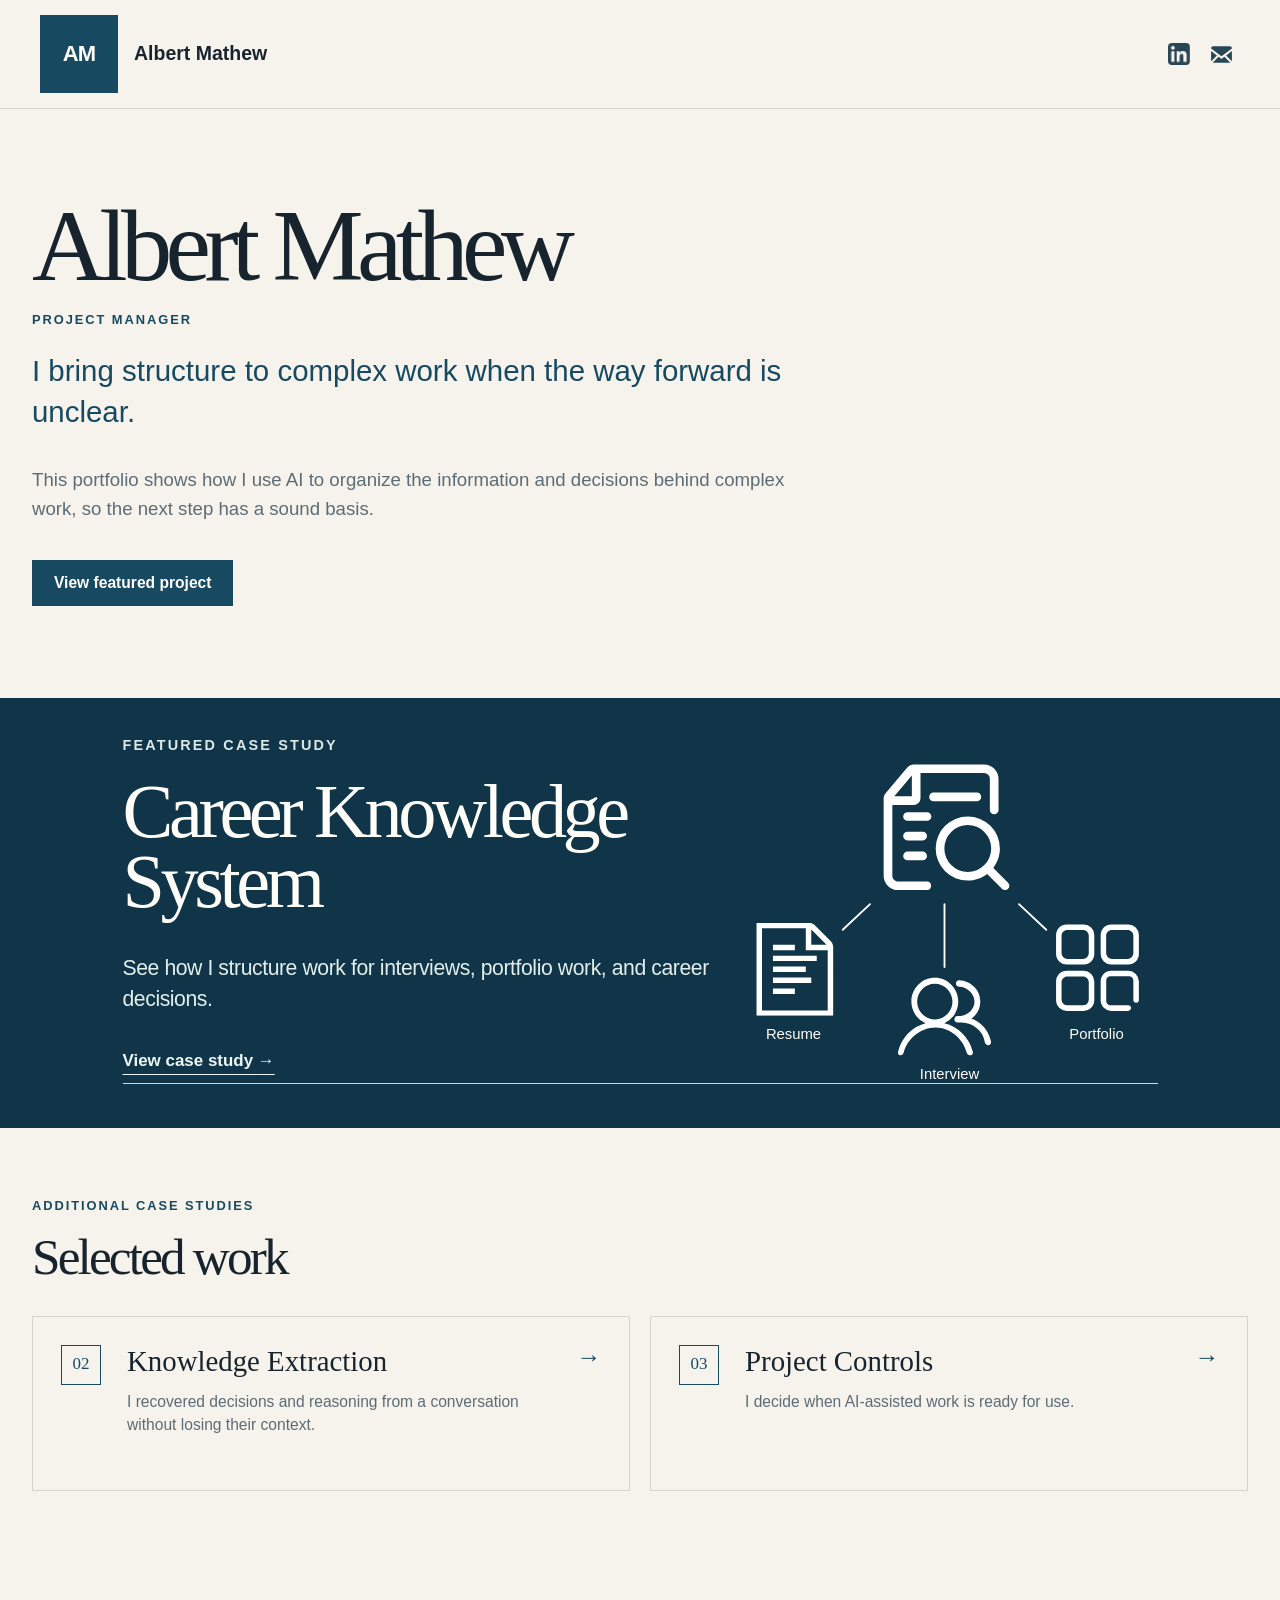
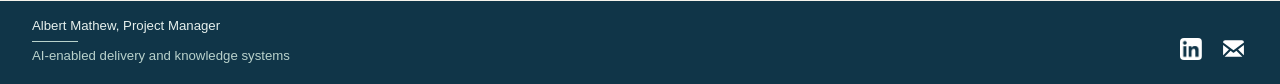
<file: index.html>
<!doctype html>
<html lang="en">
<head>
  <meta charset="utf-8">
  <meta name="viewport" content="width=device-width, initial-scale=1">
  <meta name="description" content="Project Manager portfolio for Albert Mathew, featuring AI-enabled workflows and knowledge systems.">
  <title>Albert Mathew | Project Manager</title>
  <!-- The live landing page reuses shared portfolio tokens; its page-specific layout lives in landing.css. -->
  <link rel="stylesheet" href="styles/site.css?v=browser-scale3">
  <link rel="stylesheet" href="styles/case-study.css?v=browser-scale8">
  <link rel="stylesheet" href="styles/landing.css?v=browser-scale4">
  <script src="scripts/case-study-nav.js" defer></script>
</head>
<body class="landingPage">
  <a class="skip" href="#main">Skip to content</a>

  <!-- The landing header emphasizes identity and next actions instead of project-by-project navigation. -->
  <header class="projectRoute" data-design-target="route">
    <div class="routeWrap">
      <a class="portfolioHome" href="index.html" aria-label="Portfolio home"><b>AM</b><span>Albert Mathew</span></a>
      <!-- LANDING-PAGE EXCEPTION: The visible project switcher is intentionally omitted here; see the current Markup Implementation Protocol. -->
      <button class="pageJump" type="button" aria-expanded="false" aria-controls="home-menu" aria-label="Open page navigation">
        <span class="pageJumpIcon" aria-hidden="true">☰</span>
        <span class="pageJumpLabel">Menu</span>
      </button>
      <nav class="routeContacts contactIcons" aria-label="Contact links">
        <a class="contactIcon" href="https://www.linkedin.com/in/albert-mathew-1331bb76/" target="_blank" rel="noopener noreferrer" aria-label="LinkedIn"><img class="contactIconImage contactIconImage--linkedin" src="assets/in-logo/InBug-Black.png" alt=""></a>
        <a class="contactIcon" href="mailto:contact@albertmathew.net" aria-label="Email contact@albertmathew.net"><img class="contactIconImage contactIconImage--email" src="assets/boxicons-rqFpVNvLlrw-unsplash.svg" alt=""></a>
      </nav>
    </div>
  </header>

  <button class="pageIndexScrim" type="button" tabindex="-1" aria-label="Close page navigation"></button>
  <aside id="home-menu" class="pageIndex pageIndex--home" data-design-target="rail" aria-label="Page navigation">
    <div class="pageIndexHeader">
      <div>
        <span class="pageIndexTitle">Albert Mathew</span>
        <a class="pageIndexHome" href="index.html" aria-current="page">Home</a>
      </div>
      <button class="pageIndexClose" type="button" aria-label="Close page navigation"><span aria-hidden="true">×</span></button>
    </div>
    <nav class="pageIndexHomeLinks" aria-label="Case studies">
      <a href="projects/career-knowledge-system/index.html">Career Knowledge System</a>
      <a href="projects/career-knowledge-extraction/index.html">Knowledge Extraction</a>
      <a href="projects/controls/index.html">Project Controls</a>
    </nav>
    <div class="pageIndexFooter">
      <span class="pageIndexContactLabel">Contact</span>
      <nav class="pageIndexContacts contactIcons" aria-label="Contact links">
        <a class="contactIcon" href="https://www.linkedin.com/in/albert-mathew-1331bb76/" target="_blank" rel="noopener noreferrer" aria-label="LinkedIn"><img class="contactIconImage contactIconImage--linkedin" src="assets/in-logo/InBug-Black.png" alt=""></a>
        <a class="contactIcon" href="mailto:contact@albertmathew.net" aria-label="Email contact@albertmathew.net"><img class="contactIconImage contactIconImage--email" src="assets/boxicons-rqFpVNvLlrw-unsplash.svg" alt=""></a>
      </nav>
    </div>
  </aside>

  <main id="main">
    <!-- Hero: puts the desired role and personal identity ahead of project detail. -->
    <section class="landingHero" data-design-target="hero">
      <div class="landingWrap landingHeroInner">
        <h1>Albert Mathew</h1>
        <p class="landingEyebrow">Project Manager</p>
        <p class="landingPositioning">I bring structure to complex work when the way forward is unclear.</p>
        <p class="landingPortfolioDescription">This portfolio shows how I use AI to organize the information and decisions behind complex work, so the next step has a sound basis.</p>
        <p class="landingActions">
          <a class="landingPrimary" href="projects/career-knowledge-system/index.html">View featured project</a>
        </p>
      </div>
    </section>

    <!-- Featured: establishes the Career Knowledge System as the primary proof of work. -->
    <section class="landingFeatured" id="featured" data-design-target="flow" aria-labelledby="featured-title">
      <div class="landingWrap">
        <article class="landingFeaturedCard">
          <p class="landingEyebrow">Featured case study</p>
          <h2 id="featured-title">Career Knowledge<br>System</h2>
          <p class="landingFeaturedIntro">See how I structure work for interviews, portfolio work, and career decisions.</p>

          <a class="landingFeaturedLink" href="projects/career-knowledge-system/index.html">View case study <span aria-hidden="true">→</span></a>
          <div class="landingFeaturedVisual" role="img" aria-label="Career Knowledge System connected to resume, interview, and portfolio outputs">
            <img src="assets/cks_balanced.svg" alt="">
            <span class="landingFeaturedLabel landingFeaturedLabel--resume" aria-hidden="true">Resume</span>
            <span class="landingFeaturedLabel landingFeaturedLabel--interview" aria-hidden="true">Interview</span>
            <span class="landingFeaturedLabel landingFeaturedLabel--portfolio" aria-hidden="true">Portfolio</span>
          </div>
        </article>
      </div>
    </section>

    <!-- Supporting work stays compact so it supports the featured rather than competing with it. -->
    <section class="landingSupporting" id="selected-work" data-design-target="discovery" aria-labelledby="supporting-title">
      <div class="landingWrap">
        <p class="landingEyebrow">Additional case studies</p>
        <h2 id="supporting-title">Selected work</h2>
        <div class="landingProjectGrid">
          <a class="landingProjectCard" href="projects/career-knowledge-extraction/index.html">
            <span class="landingProjectNumber">02</span>
            <span>
              <strong>Knowledge Extraction</strong>
              <small>I recovered decisions and reasoning from a conversation without losing their context.</small>
            </span>
            <b aria-hidden="true">→</b>
          </a>
          <a class="landingProjectCard" href="projects/controls/index.html">
            <span class="landingProjectNumber">03</span>
            <span>
              <strong>Project Controls</strong>
              <small>I decide when AI-assisted work is ready for use.</small>
            </span>
            <b aria-hidden="true">→</b>
          </a>
        </div>
      </div>
    </section>
  </main>

  <!-- Direct contact links keep the simple homepage prototype from needing a separate contact page. -->
  <footer class="landingFooter" id="contact">
    <div class="landingWrap landingFooterInner">
      <div class="landingFooterCopy">
        <p class="landingFooterRole">Albert Mathew, Project Manager</p>
        <hr class="landingFooterRule" aria-hidden="true">
        <p class="landingFooterDescriptor">AI-enabled delivery and knowledge systems</p>
      </div>
      <nav class="contactIcons contactIcons--light" aria-label="Contact links">
        <a class="contactIcon" href="https://www.linkedin.com/in/albert-mathew-1331bb76/" target="_blank" rel="noopener noreferrer" aria-label="LinkedIn"><img class="contactIconImage contactIconImage--linkedin" src="assets/in-logo/InBug-White.png" alt=""></a>
        <a class="contactIcon" href="mailto:contact@albertmathew.net" aria-label="Email contact@albertmathew.net"><img class="contactIconImage contactIconImage--email" src="assets/boxicons-rqFpVNvLlrw-unsplash.svg" alt=""></a>
      </nav>
    </div>
  </footer>
</body>
</html>
</file>
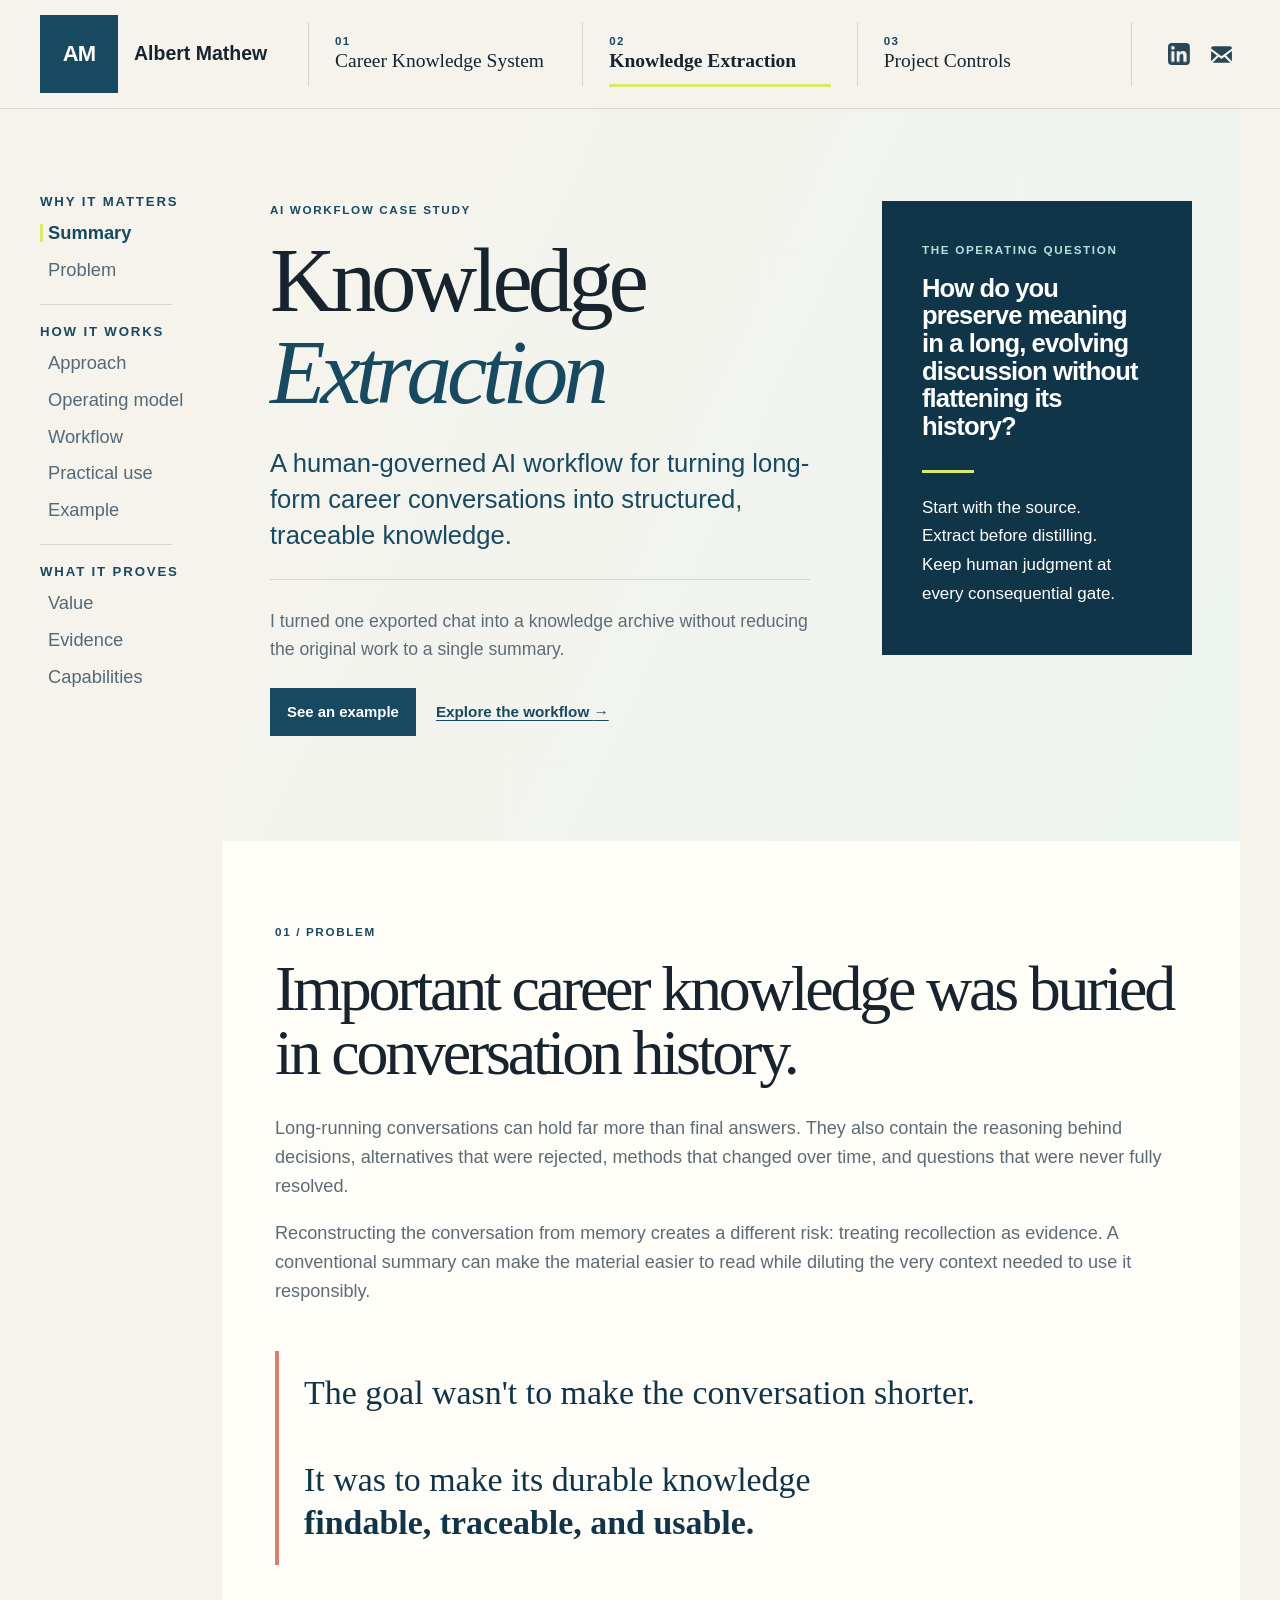
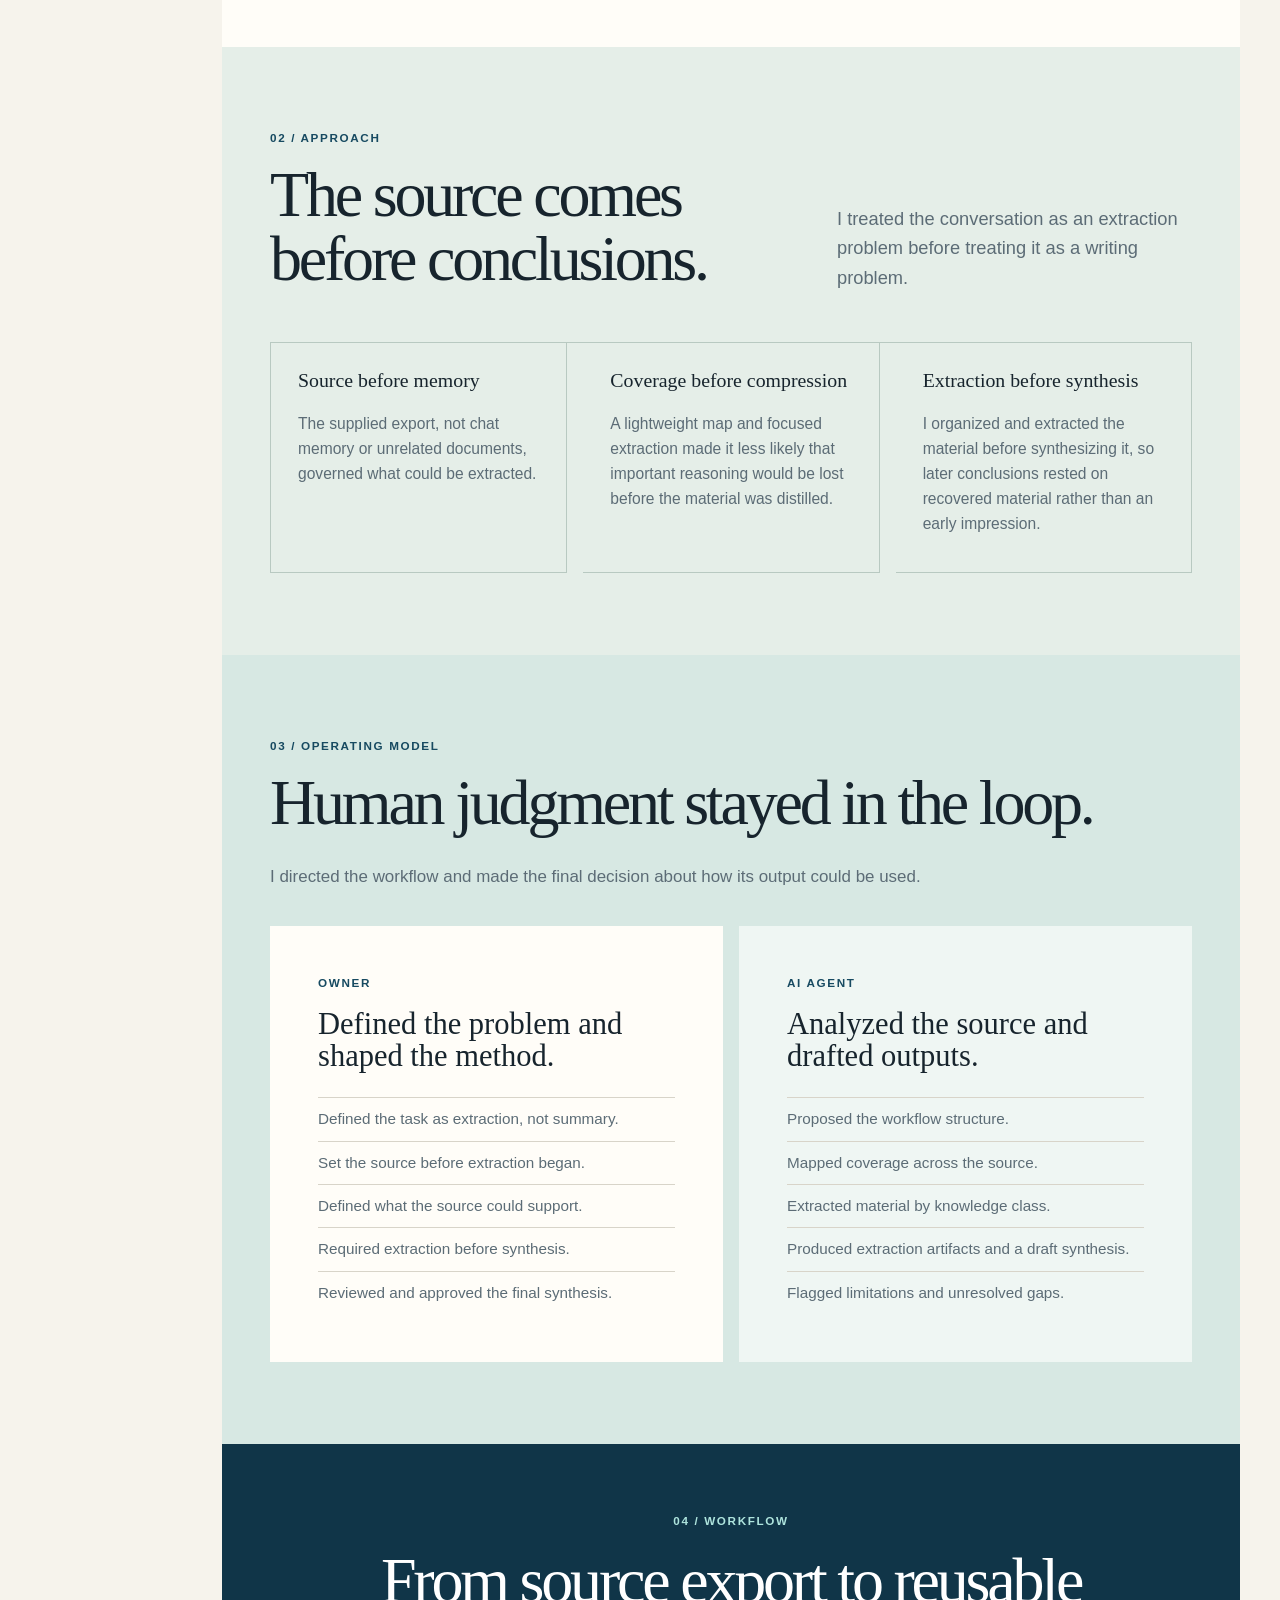
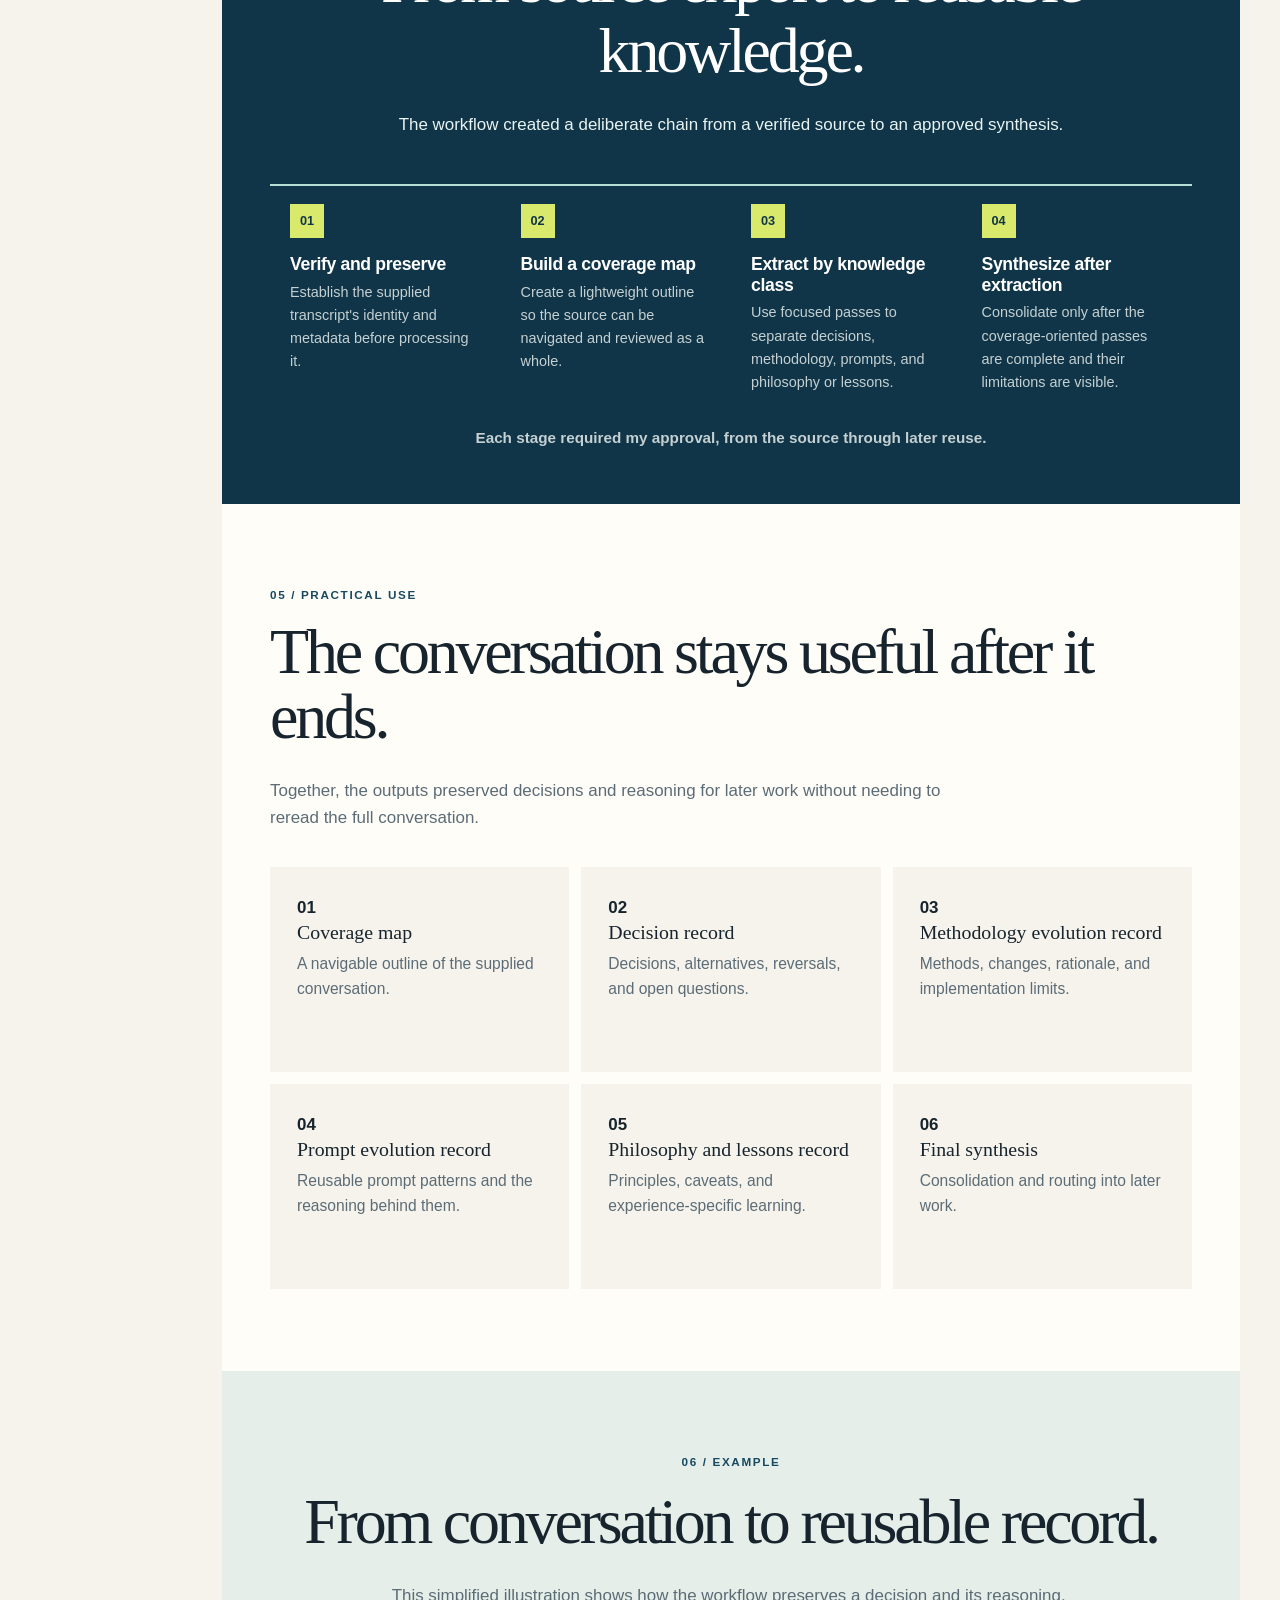
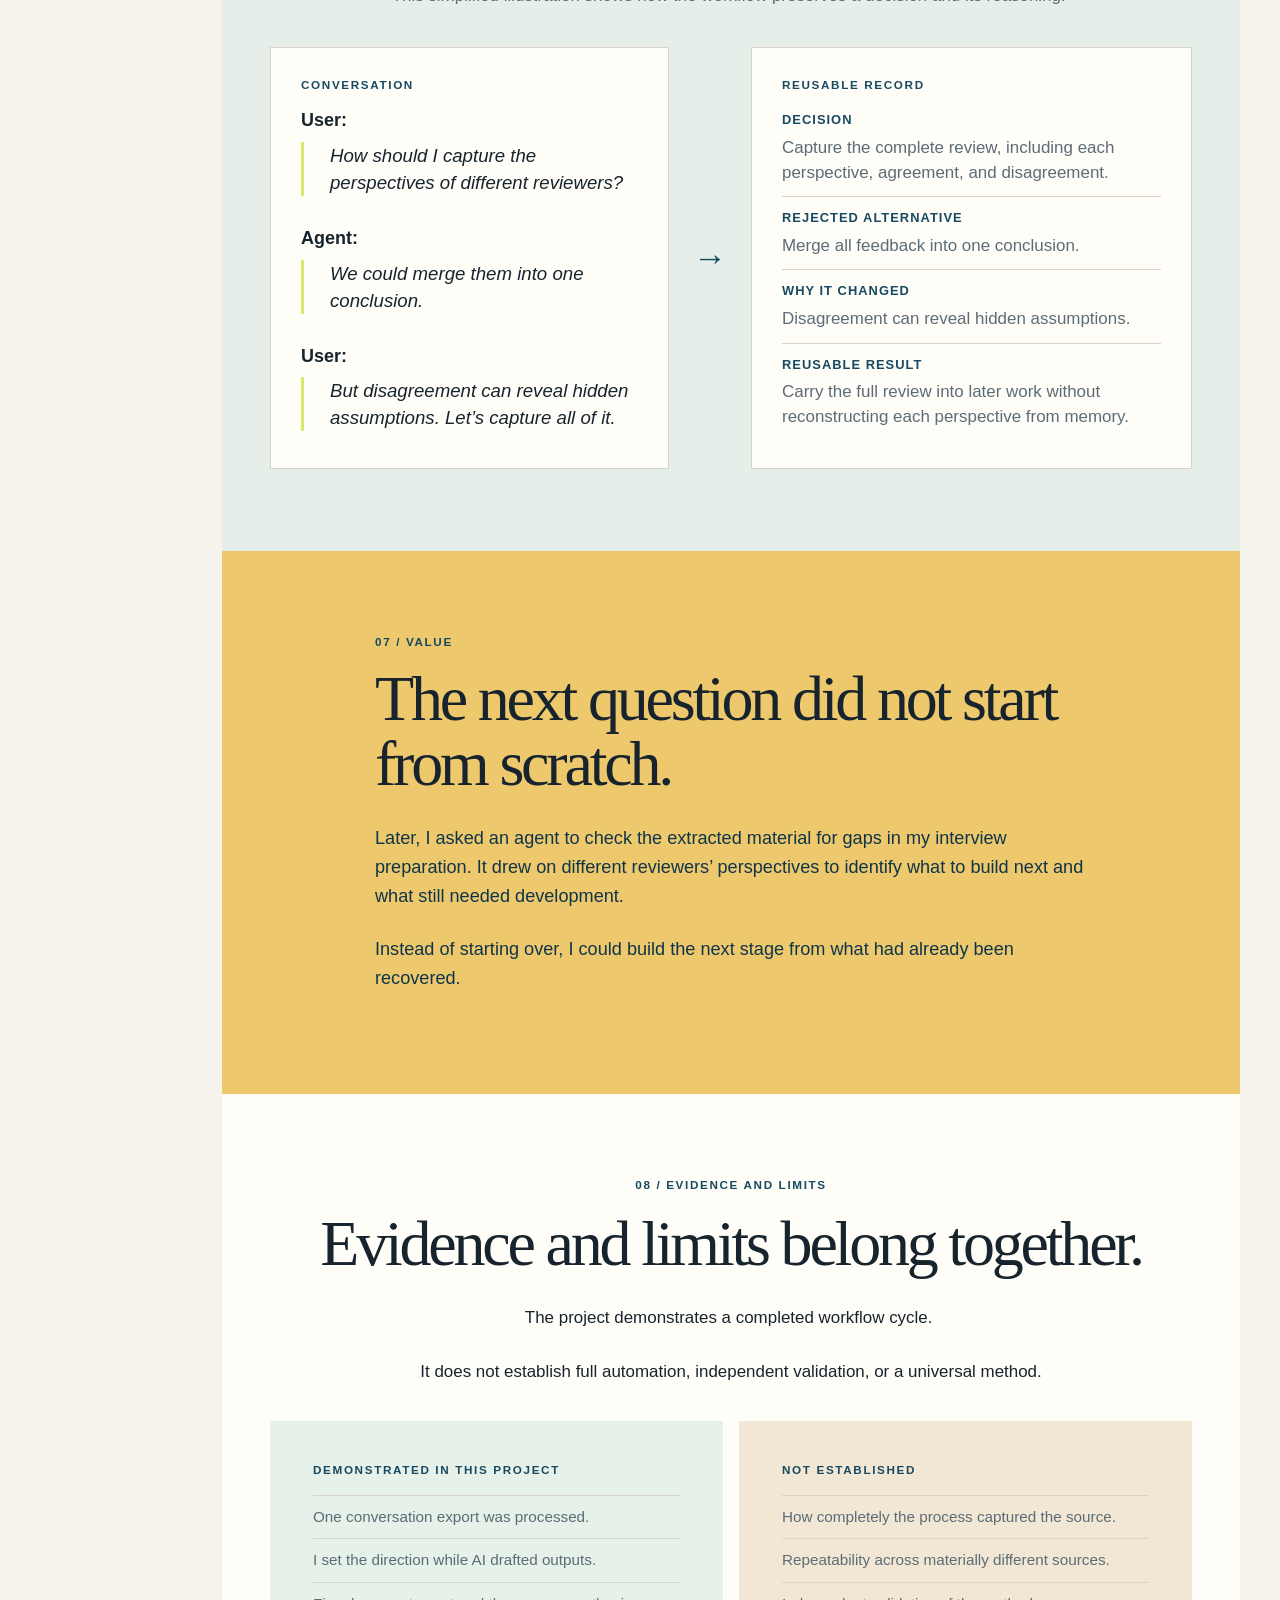
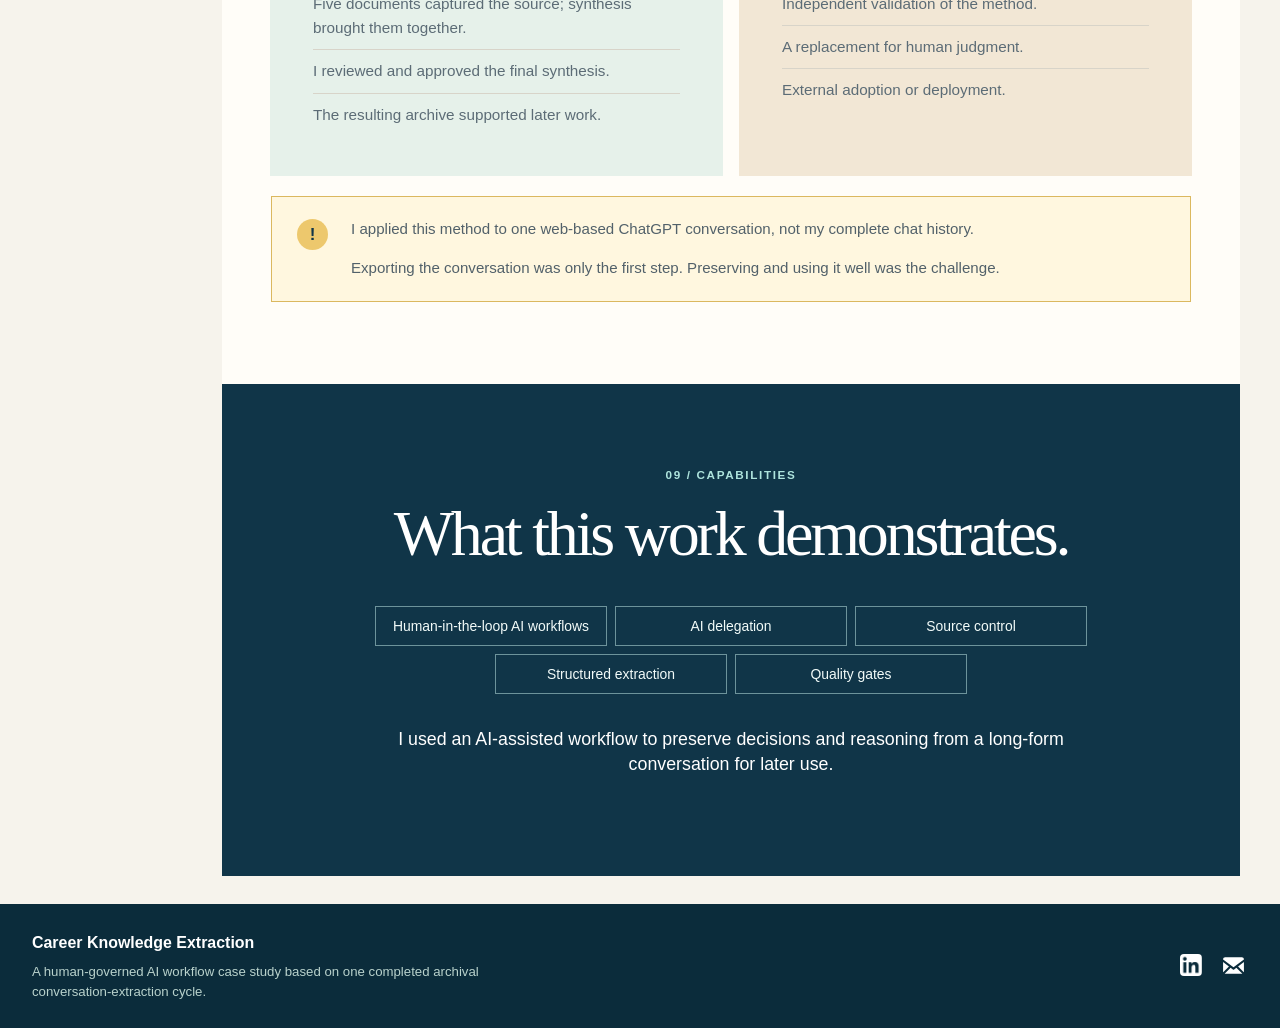
<file: projects/career-knowledge-extraction/index.html>
<!doctype html>
<html lang="en">
  <head><meta charset="utf-8"><meta name="viewport" content="width=device-width, initial-scale=1"><meta name="description" content="Career Knowledge Extraction">
    <title>Career Knowledge Extraction</title>
    <!-- Shared foundation first; this project stylesheet may add local visual rules. -->
  <link rel="stylesheet" href="../../styles/site.css?v=browser-scale7" data-design-text="t1">
    <link rel="stylesheet" href="styles.css?v=conversation1" data-design-text="t2">
    <link rel="stylesheet" href="../../styles/case-study.css?v=browser-scale11" data-design-text="t3">
</head>
  <!-- Accessibility: lets keyboard users skip repeated site navigation. -->
  <body><a class="skip" href="#main">Skip to content</a>
    <!-- Case-study navigation. A parent portfolio link can be added here later. -->
    <!-- Shared portfolio project route. -->
  <header class="projectRoute" data-design-target="route">
    <div class="routeWrap">
      <a class="portfolioHome" href="../../index.html" aria-label="Portfolio home"><b>AM</b><span data-design-text="t4">Albert Mathew</span></a>
      <nav class="projectNav" aria-label="Portfolio projects">
        <a class="projectLink" href="../career-knowledge-system/index.html"><span data-design-text="t5">01</span><strong><span class="projectLinkTitle--desktop">Career Knowledge System</span><span class="projectLinkTitle--mobile">Knowledge<br>System</span></strong></a>
        <a class="projectLink active" href="../career-knowledge-extraction/index.html" aria-current="page"><span data-design-text="t6">02</span><strong><span class="projectLinkTitle--desktop">Knowledge Extraction</span><span class="projectLinkTitle--mobile">Knowledge<br>Extraction</span></strong></a>
        <a class="projectLink" href="../controls/index.html"><span data-design-text="t7">03</span><strong><span class="projectLinkTitle--desktop">Project Controls</span><span class="projectLinkTitle--mobile">Project<br>Controls</span></strong></a>
      </nav>
            <button class="pageJump" type="button" aria-expanded="false" aria-controls="case-index" aria-label="Open page navigation">
              <span class="pageJumpIcon" aria-hidden="true">☰</span>
              <span class="pageJumpLabel">Menu</span>
            </button>
            <nav class="routeContacts contactIcons" aria-label="Contact links">
        <a class="contactIcon" href="https://www.linkedin.com/in/albert-mathew-1331bb76/" target="_blank" rel="noopener noreferrer" aria-label="LinkedIn"><img class="contactIconImage contactIconImage--linkedin" src="../../assets/in-logo/InBug-Black.png" alt=""></a>
        <a class="contactIcon" href="mailto:contact@albertmathew.net" aria-label="Email contact@albertmathew.net"><img class="contactIconImage contactIconImage--email" src="../../assets/boxicons-rqFpVNvLlrw-unsplash.svg" alt=""></a>
      </nav>
    </div>
  </header>

  <button class="pageIndexScrim" type="button" tabindex="-1" aria-label="Close page navigation"></button>
    <div class="caseShell">
  <aside id="case-index" class="pageIndex" data-design-target="rail" aria-label="Page navigation">
    <div class="pageIndexHeader">
      <div>
        <span class="pageIndexTitle">Knowledge Extraction</span>
        <a class="pageIndexHome" href="../../index.html">Home</a>
      </div>
      <button class="pageIndexClose" type="button" aria-label="Close page navigation"><span aria-hidden="true">×</span></button>
    </div>
    <nav>
      <div class="pageIndexGroup">
        <p class="pageIndexPhase" data-design-text="t9">Why it matters</p>
        <a class="active" aria-current="location" href="#top"><span data-design-text="t10">Summary</span></a>
        <a href="#problem"><span data-design-text="t11">Problem</span></a>
      </div>
      <div class="pageIndexGroup">
        <p class="pageIndexPhase" data-design-text="t12">How it works</p>
        <a href="#approach"><span data-design-text="t13">Approach</span></a>
        <a href="#model"><span data-design-text="t15">Operating model</span></a>
        <a href="#workflow"><span data-design-text="t14">Workflow</span></a>
        <a href="#outputs"><span data-design-text="t16">Practical use</span></a>
        <a href="#example"><span>Example</span></a>
      </div>
      <div class="pageIndexGroup">
        <p class="pageIndexPhase" data-design-text="t17">What it proves</p>
        <a href="#value"><span data-design-text="t18">Value</span></a>
        <a href="#evidence"><span data-design-text="t19">Evidence</span></a>
        <a href="#capabilities"><span data-design-text="t20">Capabilities</span></a>
      </div>
    </nav>
    <div class="pageIndexFooter">
      <span class="pageIndexContactLabel">Contact</span>
      <nav class="pageIndexContacts contactIcons" aria-label="Contact links">
        <a class="contactIcon" href="https://www.linkedin.com/in/albert-mathew-1331bb76/" target="_blank" rel="noopener noreferrer" aria-label="LinkedIn"><img class="contactIconImage contactIconImage--linkedin" src="../../assets/in-logo/InBug-Black.png" alt=""></a>
        <a class="contactIcon" href="mailto:contact@albertmathew.net" aria-label="Email contact@albertmathew.net"><img class="contactIconImage contactIconImage--email" src="../../assets/boxicons-rqFpVNvLlrw-unsplash.svg" alt=""></a>
      </nav>
    </div>
  </aside>

    <main id="main">
      <!-- Hero: explains the project before a reader chooses to continue. -->
      <section class="hero" id="top" data-design-target="hero">
        <div class="wrap heroGrid">
          <div>
            <p class="eyebrow" data-design-text="t21">AI workflow case study</p>
            <h1 data-design-text="t22">Knowledge <i>Extraction</i></h1>
            <p class="lead" data-design-text="t23">A human-governed AI workflow for turning long-form career conversations into structured, traceable knowledge.</p>
            <div class="heroSeparator" aria-hidden="true"></div>
            <p class="intro" data-design-text="t27">I turned one exported chat into a knowledge archive without reducing the original work to a single summary.</p>
            <p data-design-text="t28"><a class="button" href="#example">See an example</a><a class="quiet" href="#workflow">Explore the workflow <span aria-hidden="true">→</span></a></p>
          </div>
          <aside>
            <p class="eyebrow" data-design-text="t29">The operating question</p>
            <h3 data-design-text="t30">How do you preserve meaning in a long, evolving discussion without flattening its history?</h3>
            <hr>
            <p data-design-text="t31">Start with the source.<br>Extract before distilling.<br>Keep human judgment at every consequential gate.</p>
          </aside>
        </div>
      </section>
      <!-- Problem: establishes why this workflow was worth designing. -->
      <section class="section paper" id="problem">
        <div class="narrow">
          <div class="sectionHeader sectionHeader--left">
            <p class="index" data-design-text="t32">01 / Problem</p>
            <h2 data-design-text="t33">Important career knowledge was buried in conversation history.</h2>
          </div>
          <p data-design-text="t34">Long-running conversations can hold far more than final answers. They also contain the reasoning behind decisions, alternatives that were rejected, methods that changed over time, and questions that were never fully resolved.</p>
          <p data-design-text="t35">Reconstructing the conversation from memory creates a different risk: treating recollection as evidence. A conventional summary can make the material easier to read while diluting the very context needed to use it responsibly.</p>
          <blockquote data-design-text="t36">The goal wasn't to make the conversation shorter.&nbsp;<br><br>It was to make its durable knowledge <strong>findable, traceable, and usable.</strong></blockquote>
        </div>
      </section>
      <!-- Approach: the three design principles guiding the work. -->
      <section class="section mint" id="approach">
        <div class="wrap">
          <div class="split">
            <div class="sectionHeader sectionHeader--left">
              <p class="index" data-design-text="t37">02 / Approach</p>
              <h2 data-design-text="t38">The source comes before conclusions.</h2>
            </div>
            <p data-design-text="t39">I treated the conversation as an extraction problem before treating it as a writing problem.</p>
          </div>
          <div class="cards">
            <article>
              <h3 data-design-text="t40">Source before memory</h3>
              <p data-design-text="t41">The supplied export, not chat memory or unrelated documents, governed what could be extracted.</p>
            </article>
            <article>
              <h3 data-design-text="t42">Coverage before compression</h3>
              <p data-design-text="t43">A lightweight map and focused extraction made it less likely that important reasoning would be lost before the material was distilled.</p>
            </article>
            <article>
              <h3 data-design-text="t44">Extraction before synthesis</h3>
              <p data-design-text="t45">I organized and extracted the material before synthesizing it, so later conclusions rested on recovered material rather than an early impression.</p>
            </article>
          </div>
        </div>
      </section>
      <!-- Operating model: separates owner authority from delegated AI work. -->
      <section class="section aqua" id="model">
        <div class="wrap">
          <div class="sectionHeader sectionHeader--left">
            <p class="index" data-design-text="t64">03 / Operating model</p>
            <h2 data-design-text="t65">Human judgment stayed in the loop.</h2>
          </div>
          <p class="sub" data-design-text="t66">I directed the workflow and made the final decision about how its output could be used.</p>
          <div class="roles">
            <article>
              <p class="eyebrow" data-design-text="t67">Owner</p>
              <h3 data-design-text="t68">Defined the problem and shaped the method.</h3>
              <ul>
                <li data-design-text="t69">Defined the task as extraction, not summary.</li>
                <li data-design-text="t70">Set the source before extraction began.</li>
                <li data-design-text="t71">Defined what the source could support.</li>
                <li data-design-text="t72">Required extraction before synthesis.</li>
                <li data-design-text="t73">Reviewed and approved the final synthesis.</li>
              </ul>
            </article>
            <article>
              <p class="eyebrow" data-design-text="t75">AI agent</p>
              <h3 data-design-text="t76">Analyzed the source and drafted outputs.</h3>
              <ul>
                <li data-design-text="t77">Proposed the workflow structure.</li>
                <li data-design-text="t78">Mapped coverage across the source.</li>
                <li data-design-text="t79">Extracted material by knowledge class.</li>
                <li data-design-text="t80">Produced extraction artifacts and a draft synthesis.</li>
                <li data-design-text="t81">Flagged limitations and unresolved gaps.</li>
              </ul>
            </article>
          </div>
        </div>
      </section>
      <!-- Workflow: the ordered transformation from source export to synthesis. -->
      <section class="section navy" id="workflow">
        <div class="wrap">
          <div class="sectionHeader sectionHeader--center">
            <p class="index" data-design-text="t46">04 / Workflow</p>
            <h2 data-design-text="t47">From source export to reusable knowledge.</h2>
            <p data-design-text="t48">The workflow created a deliberate chain from a verified source to an approved synthesis.</p>
          </div>
          <ol class="flow" data-design-target="flow">
            <li data-design-text="t49"><b>01</b>
              <h3 data-design-text="t50">Verify and preserve</h3>
              <p data-design-text="t51">Establish the supplied transcript's identity and metadata before processing it.</p>
            </li>
            <li data-design-text="t52"><b>02</b>
              <h3 data-design-text="t53">Build a coverage map</h3>
              <p data-design-text="t54">Create a lightweight outline so the source can be navigated and reviewed as a whole.</p>
            </li>
            <li data-design-text="t55"><b>03</b>
              <h3 data-design-text="t56">Extract by knowledge class</h3>
              <p data-design-text="t57">Use focused passes to separate decisions, methodology, prompts, and philosophy or lessons.</p>
            </li>
            <li data-design-text="t58"><b>04</b>
              <h3 data-design-text="t59">Synthesize after extraction</h3>
              <p data-design-text="t60">Consolidate only after the coverage-oriented passes are complete and their limitations are visible.</p>
            </li>
          </ol>
          <p class="workflowNote"><b>Each stage required my approval, from the source through later reuse.</b></p>
        </div>
      </section>
      <!-- Outputs: the reusable knowledge artifacts produced by the workflow. -->
      <section class="section paper" id="outputs">
        <div class="wrap">
          <div class="sectionHeader sectionHeader--left">
            <p class="index" data-design-text="t83">05 / Practical use</p>
            <h2 data-design-text="t84">The conversation stays useful after it ends.</h2>
          </div>
          <p class="sub" data-design-text="t85">Together, the outputs preserved decisions and reasoning for later work without needing to reread the full conversation.</p>
          <div class="outputCards">
            <article><b>01</b>
              <h3 data-design-text="t86">Coverage map</h3>
              <p data-design-text="t87">A navigable outline of the supplied conversation.</p>
            </article>
            <article><b>02</b>
              <h3 data-design-text="t88">Decision record</h3>
              <p data-design-text="t89">Decisions, alternatives, reversals, and open questions.</p>
            </article>
            <article><b>03</b>
              <h3 data-design-text="t90">Methodology evolution record</h3>
              <p data-design-text="t91">Methods, changes, rationale, and implementation limits.</p>
            </article>
            <article><b>04</b>
              <h3 data-design-text="t92">Prompt evolution record</h3>
              <p data-design-text="t93">Reusable prompt patterns and the reasoning behind them.</p>
            </article>
            <article><b>05</b>
              <h3 data-design-text="t94">Philosophy and lessons record</h3>
              <p data-design-text="t95">Principles, caveats, and experience-specific learning.</p>
            </article>
            <article><b>06</b>
              <h3 data-design-text="t96">Final synthesis</h3>
              <p data-design-text="t97">Consolidation and routing into later work.</p>
            </article>
          </div>
        </div>
      </section>
      <!-- Synthetic illustration: shows the extraction method without exposing private conversation content. -->
      <section class="section mint" id="example">
        <div class="wrap">
          <div class="sectionHeader sectionHeader--center narrowish">
            <p class="index">06 / Example</p>
            <h2>From conversation to reusable record.</h2>
            <p class="sub">This simplified illustration shows how the workflow preserves a decision and its reasoning.&nbsp;</p>
          </div>
          <div class="extractionExample">
            <article class="examplePanel">
              <p class="eyebrow">Conversation</p>
              <p class="speaker">User:</p>
              <blockquote>
                <p><i>How should I capture the perspectives of different reviewers?</i></p>
              </blockquote>
              <p class="speaker">Agent:</p>
              <blockquote>
                <p><i>We could merge them into one conclusion.</i></p>
              </blockquote>
              <p class="speaker">User:</p>
              <blockquote>
                <p><i>But disagreement can reveal hidden assumptions. Let’s capture all of it.</i></p>
              </blockquote>
            </article>
            <p class="exampleArrow" aria-hidden="true">→</p>
            <article class="examplePanel exampleRecord">
              <p class="eyebrow">Reusable record</p>
              <dl>
                <div><dt>Decision</dt><dd>Capture the complete review, including each perspective, agreement, and disagreement.</dd></div>
                <div><dt>Rejected alternative</dt><dd>Merge all feedback into one conclusion.</dd></div>
                <div><dt>Why it changed</dt><dd>Disagreement can reveal hidden assumptions.</dd></div>
                <div><dt>Reusable result</dt><dd>Carry the full review into later work without reconstructing each perspective from memory.</dd></div>
              </dl>
            </article>
          </div>
        </div>
      </section>
      <!-- Value: why the extracted knowledge remains useful after the original discussion. -->
      <section class="section gold" id="value">
        <div class="narrow">
          <div class="sectionHeader sectionHeader--left">
            <p class="index" data-design-text="t98">07 / Value</p>
            <h2 data-design-text="t99">The next question did not start from scratch.</h2>
          </div>
          <p data-design-text="t100">Later, I asked an agent to check the extracted material for gaps in my interview preparation. It drew on different reviewers’ perspectives to identify what to build next and what still needed development.</p>
          <p data-design-text="t100b">Instead of starting over, I could build the next stage from what had already been recovered.</p>
        </div>
      </section>
      <!-- Evidence and limits: states what this case study demonstrates and does not claim. -->
      <section class="section paper" id="evidence">
        <div class="wrap">
          <div class="sectionHeader sectionHeader--center">
            <p class="index" data-design-text="t101">08 / Evidence and limits</p>
            <h2 data-design-text="t102">Evidence and limits belong together.</h2>
            <p data-design-text="t103">The project demonstrates a completed workflow cycle.&nbsp;<br><br>It does not establish full automation, independent validation, or a universal method.</p>
          </div>
          <div class="evidence">
            <article>
              <p class="eyebrow" data-design-text="t104">Demonstrated in this project</p>
              <ul>
                <li data-design-text="t105">One conversation export was processed.</li>
                <li data-design-text="t106">I set the direction while AI drafted outputs.</li>
                <li data-design-text="t107">Five documents captured the source; synthesis brought them together.</li>
                <li data-design-text="t108">I reviewed and approved the final synthesis.</li>
                <li data-design-text="t109">The resulting archive supported later work.</li>
              </ul>
            </article>
            <article>
              <p class="eyebrow" data-design-text="t110">Not established</p>
              <ul>
                <li data-design-text="t111">How completely the process captured the source.</li>
                <li data-design-text="t112">Repeatability across materially different sources.</li>
                <li data-design-text="t113">Independent validation of the method.</li>
                <li data-design-text="t114">A replacement for human judgment.</li>
                <li data-design-text="t115">External adoption or deployment.</li>
              </ul>
            </article>
          </div>
          <aside class="limit"><b>!</b>
            <p data-design-text="t116">I applied this method to one web-based ChatGPT conversation, not my complete chat history.</p><p data-design-text="t129">Exporting the conversation was only the first step. Preserving and using it well was the challenge.</p>
          </aside>
        </div>
      </section>
      <!-- Capabilities: translates the project into role-relevant skills for a portfolio reader. -->
      <section class="section navy capability" id="capabilities">
        <div class="narrow sectionHeader sectionHeader--center">
          <p class="index" data-design-text="t117">09 / Capabilities</p>
          <h2 data-design-text="t118">What this work demonstrates.</h2>
          <div class="tags"><span data-design-text="t119">Human-in-the-loop AI workflows</span><span data-design-text="t120">AI delegation</span><span data-design-text="t121">Source control</span><span data-design-text="t122">Structured extraction</span><span data-design-text="t123">Quality gates</span></div>
          <p class="closing" data-design-text="t127">I used an AI-assisted workflow to preserve decisions and reasoning from a long-form conversation for later use.</p>
        </div>
      </section>
    </main>
  </div>
    <!-- Footer: concise case-study identity. Keep confidential source material out of public pages. -->
    <footer>
      <div class="wrap foot">
        <div><strong>Career Knowledge Extraction</strong>
          <p data-design-text="t128">A human-governed AI workflow case study based on one completed archival conversation-extraction cycle.</p>
        </div>
        <nav class="contactIcons contactIcons--light" aria-label="Contact links">
          <a class="contactIcon" href="https://www.linkedin.com/in/albert-mathew-1331bb76/" target="_blank" rel="noopener noreferrer" aria-label="LinkedIn"><img class="contactIconImage contactIconImage--linkedin" src="../../assets/in-logo/InBug-White.png" alt=""></a>
          <a class="contactIcon" href="mailto:contact@albertmathew.net" aria-label="Email contact@albertmathew.net"><img class="contactIconImage contactIconImage--email" src="../../assets/boxicons-rqFpVNvLlrw-unsplash.svg" alt=""></a>
        </nav>
      </div>
    </footer>
  <script src="../../scripts/case-study-nav.js" defer></script>
</body>
</html>
</file>
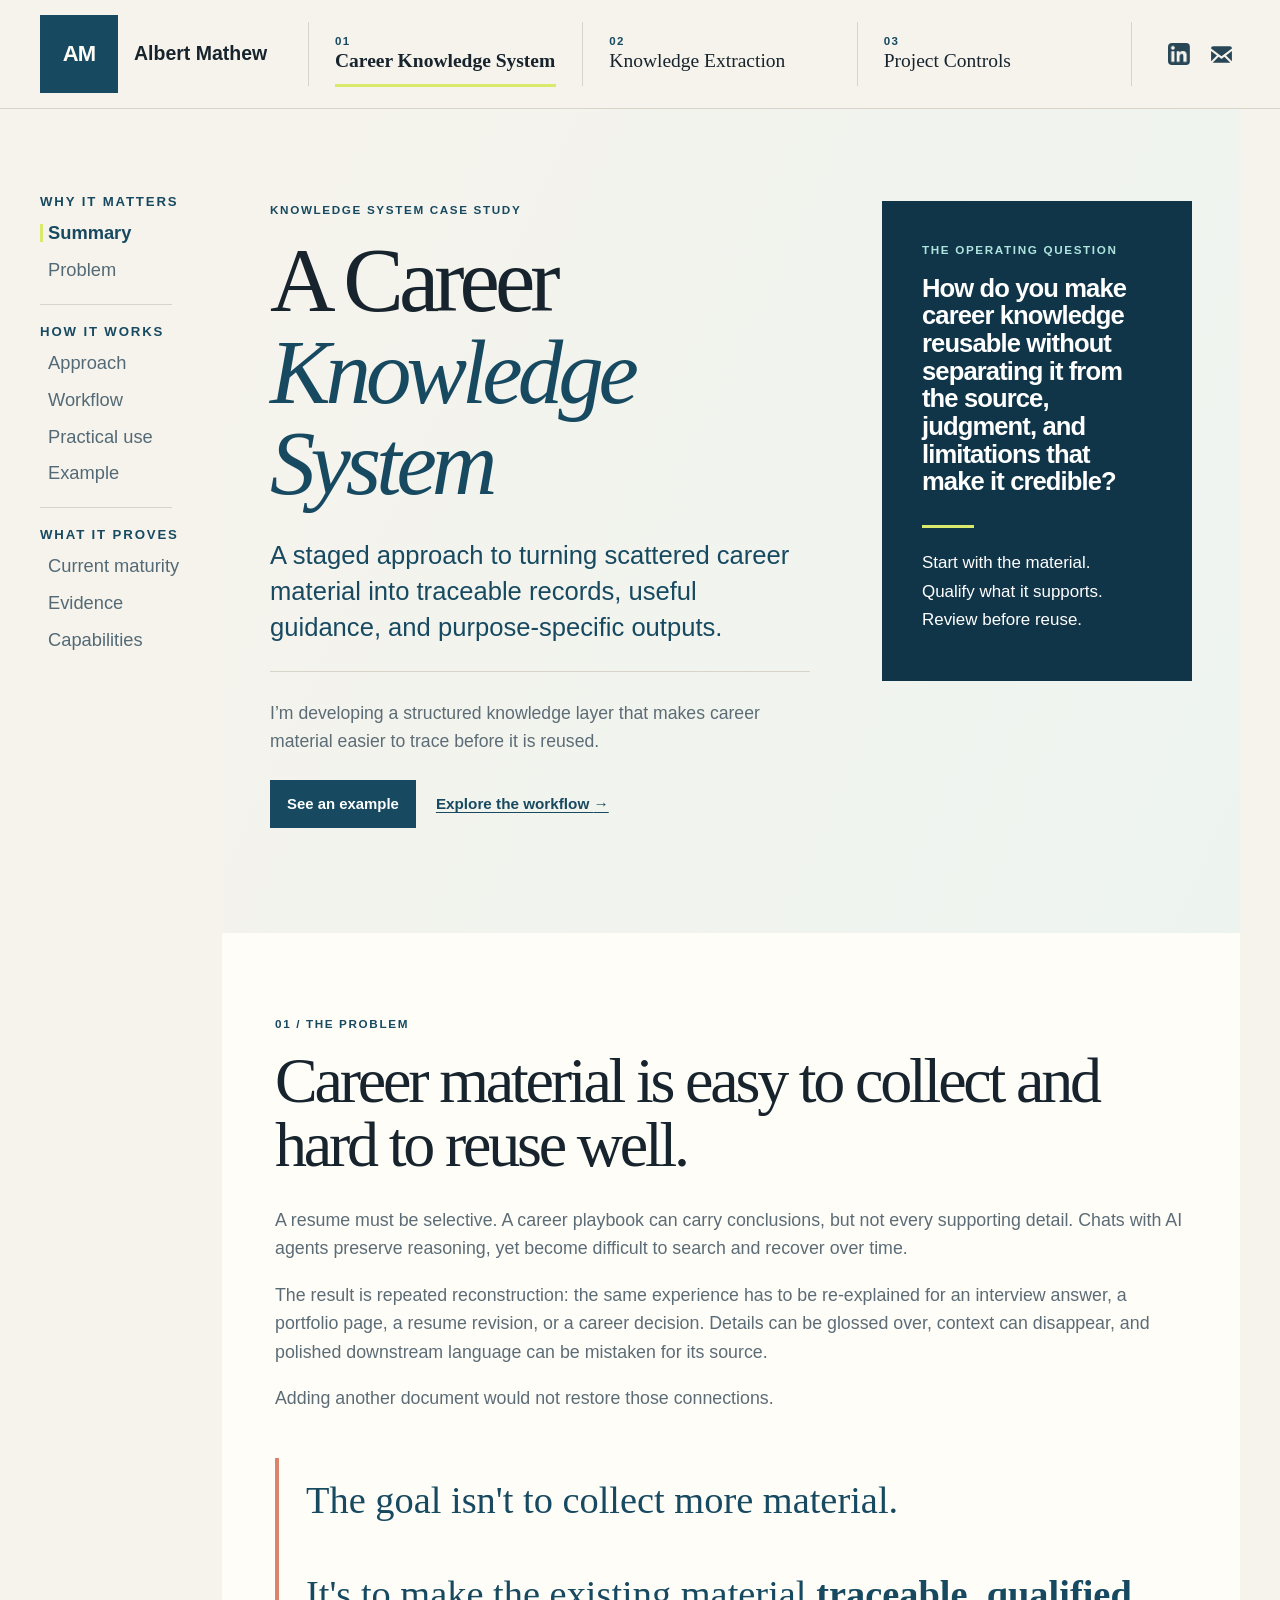
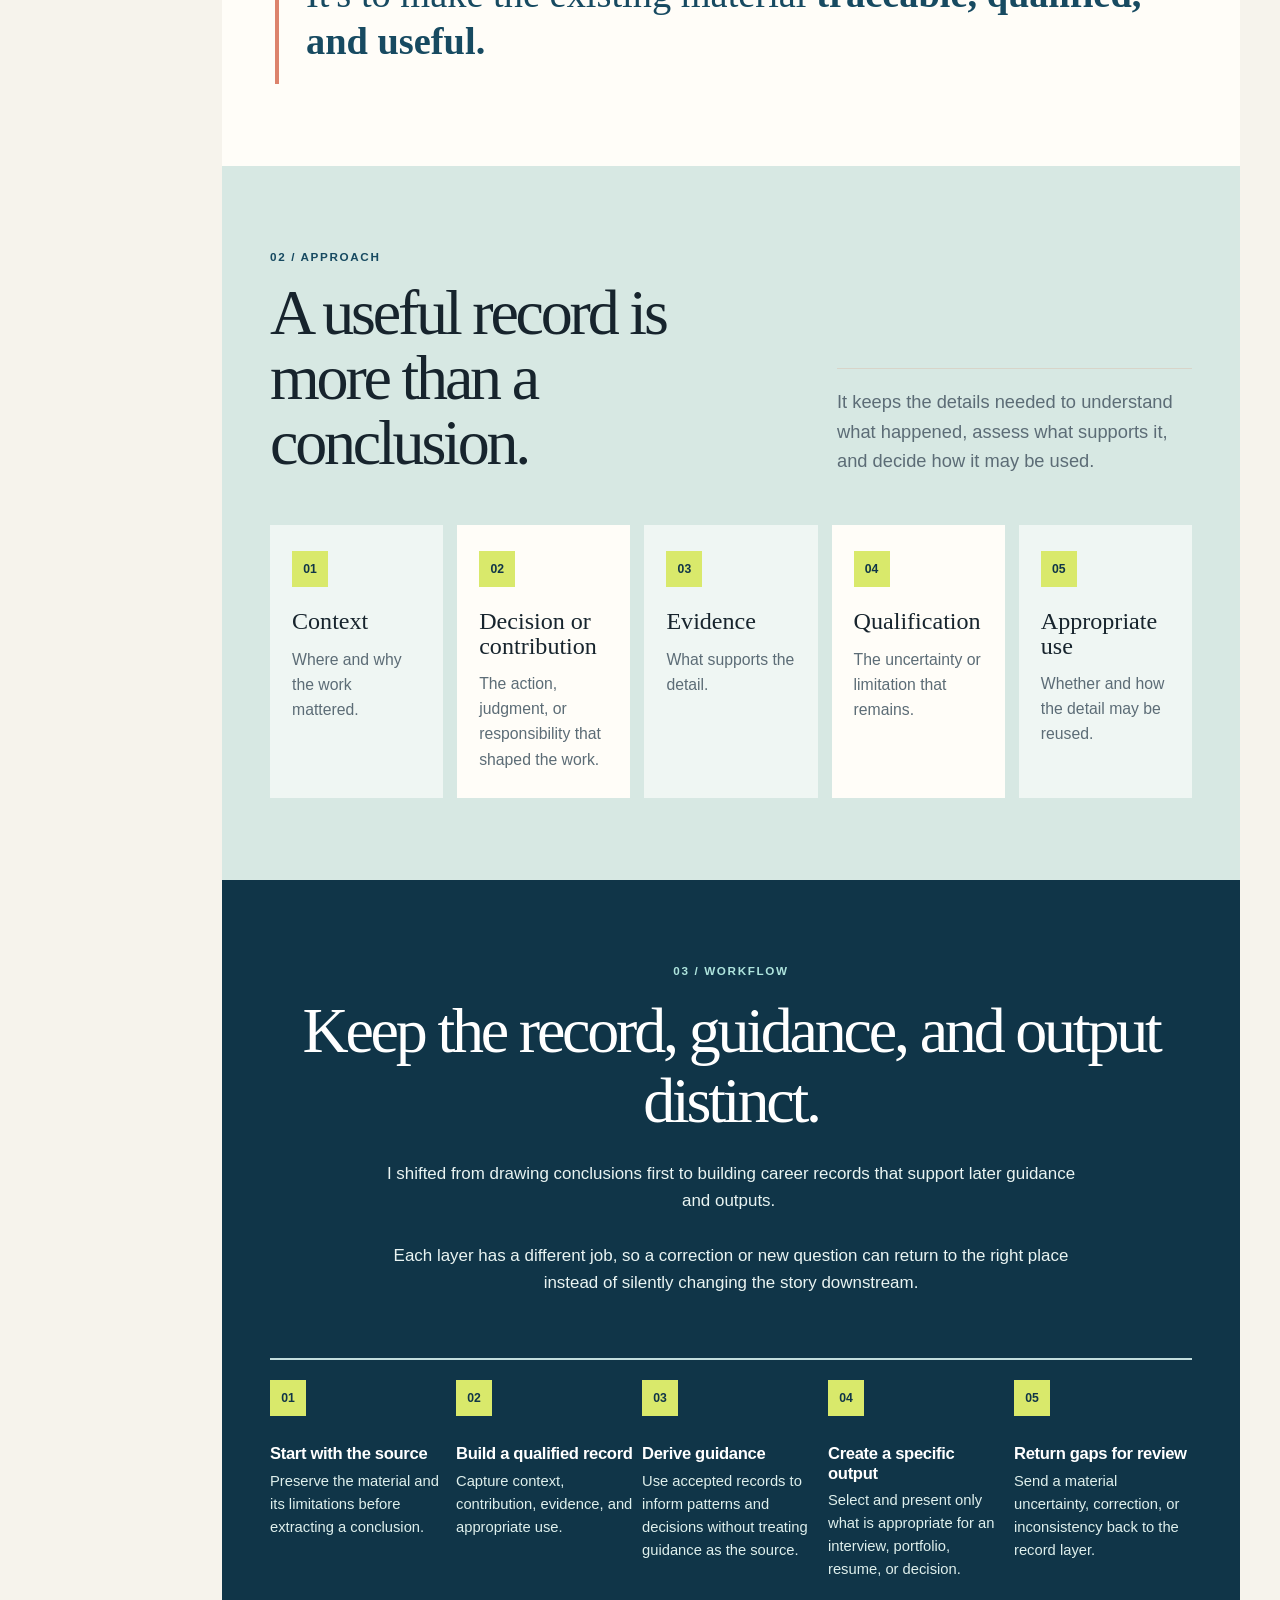
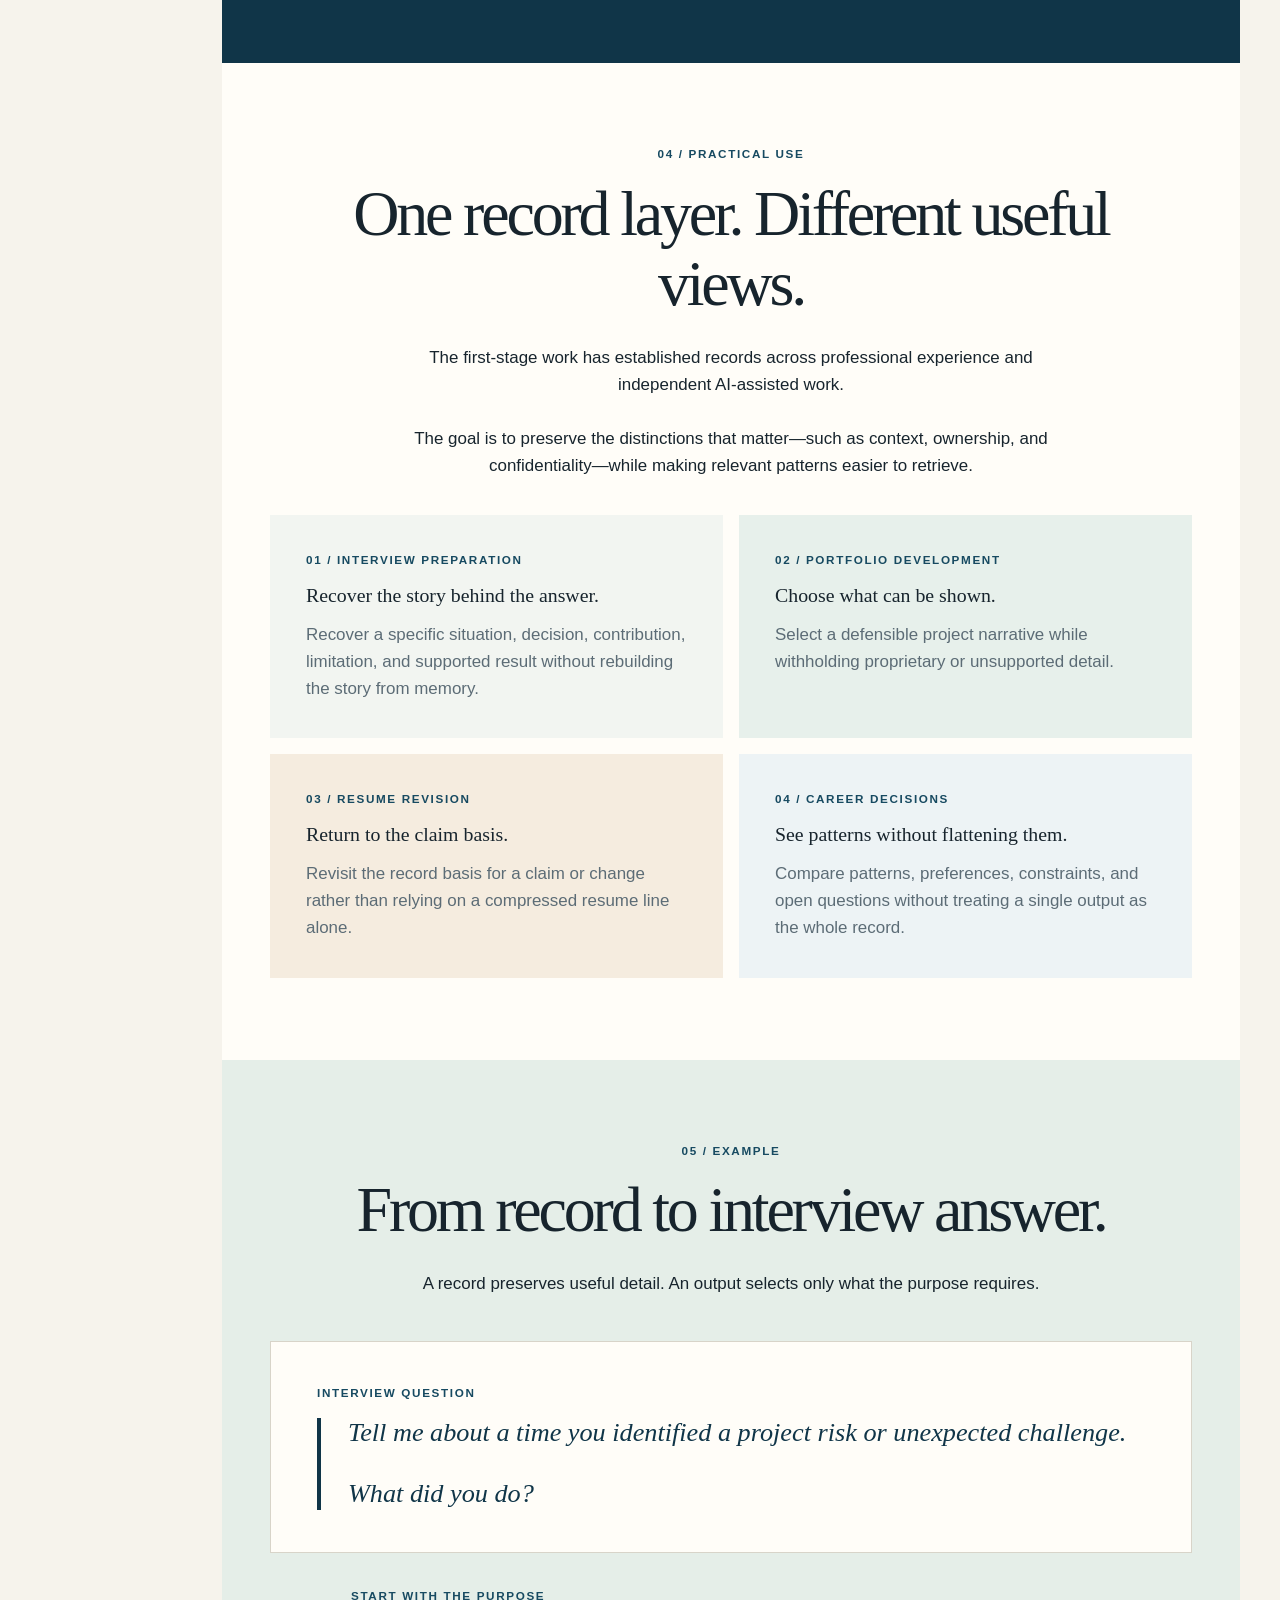
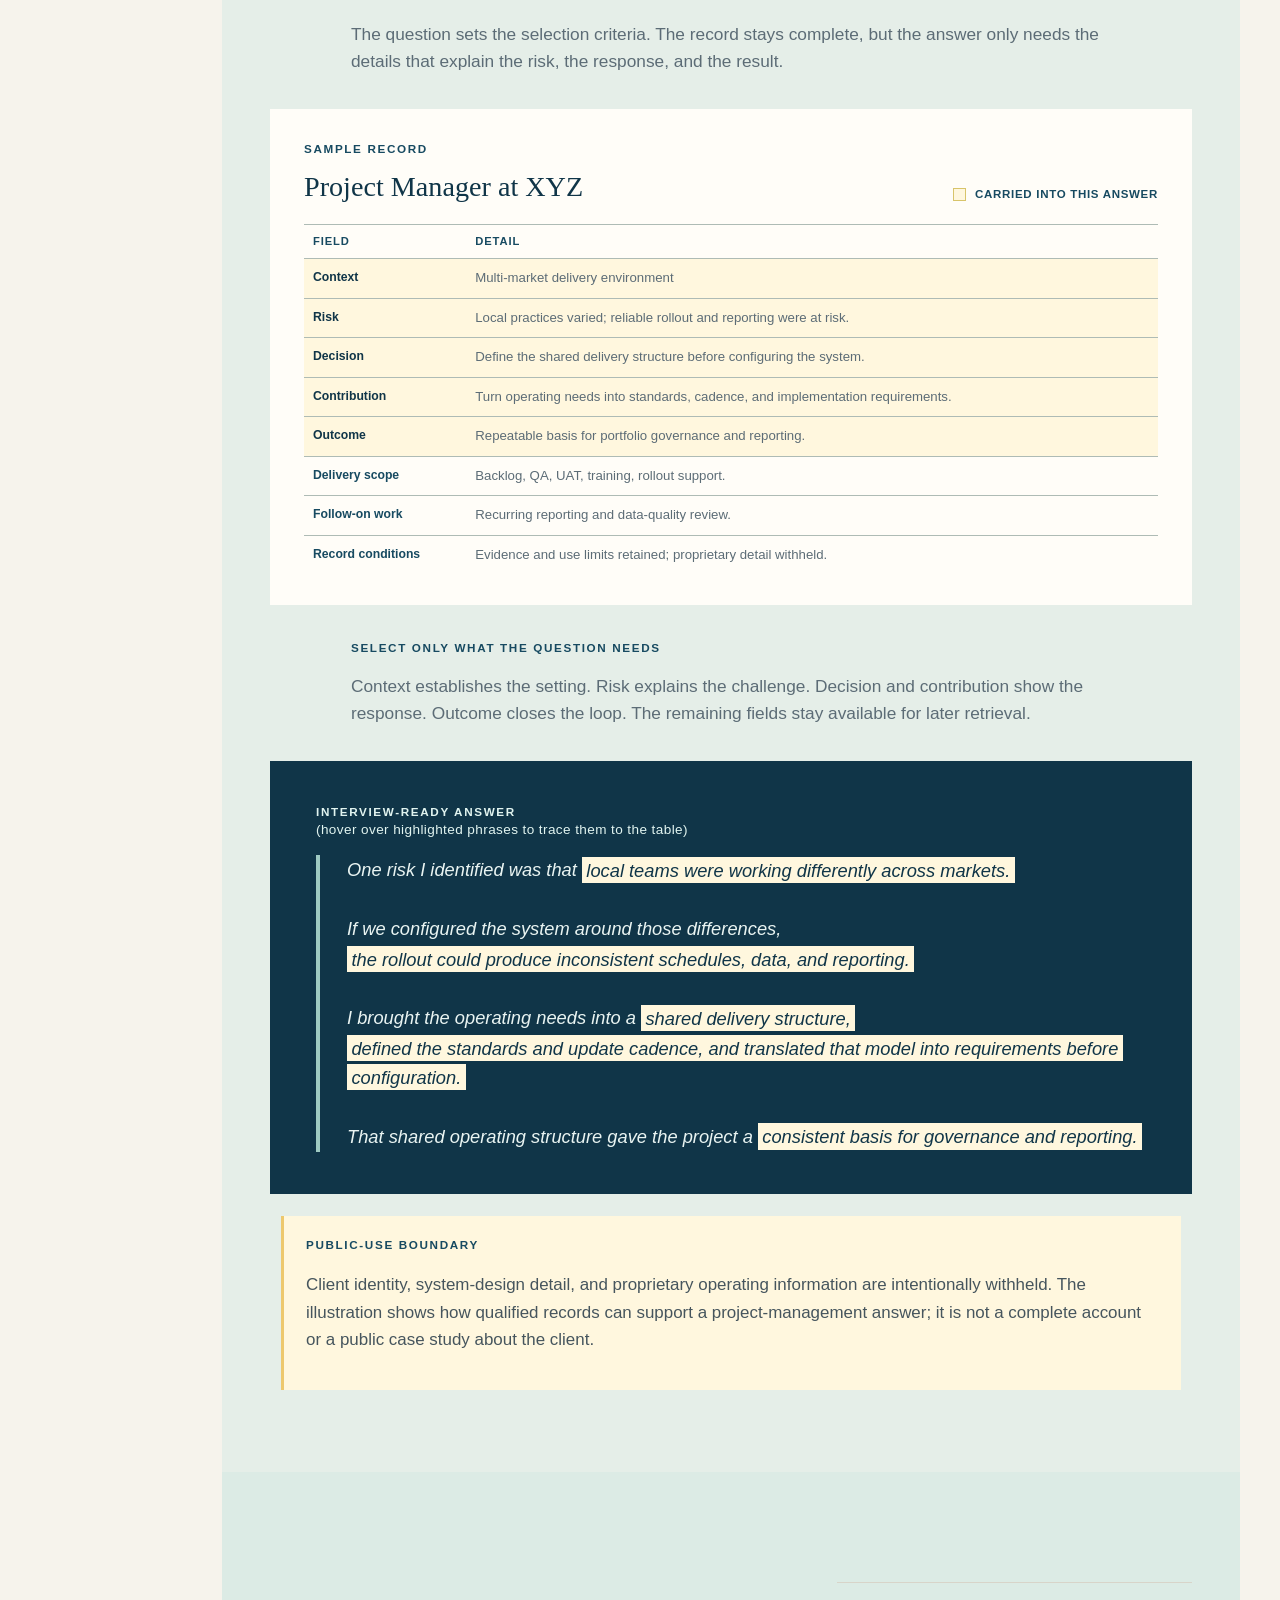
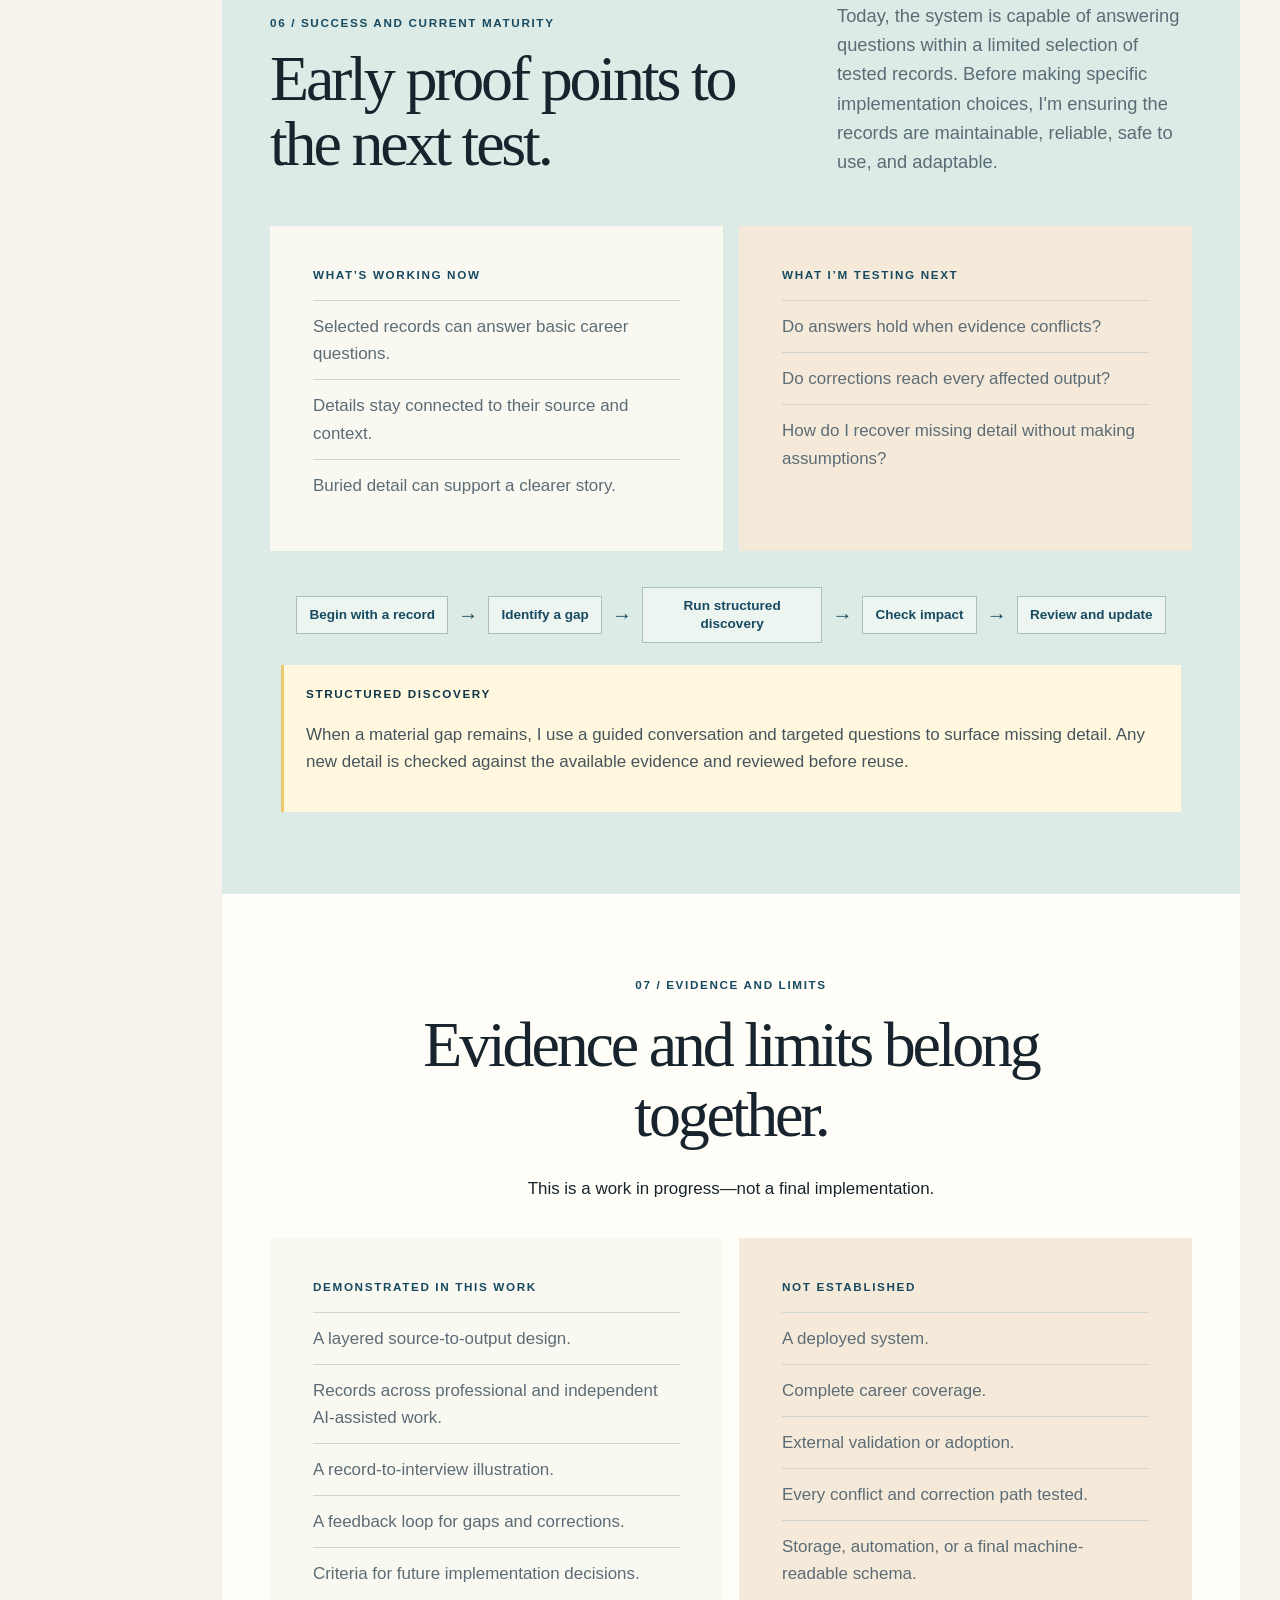
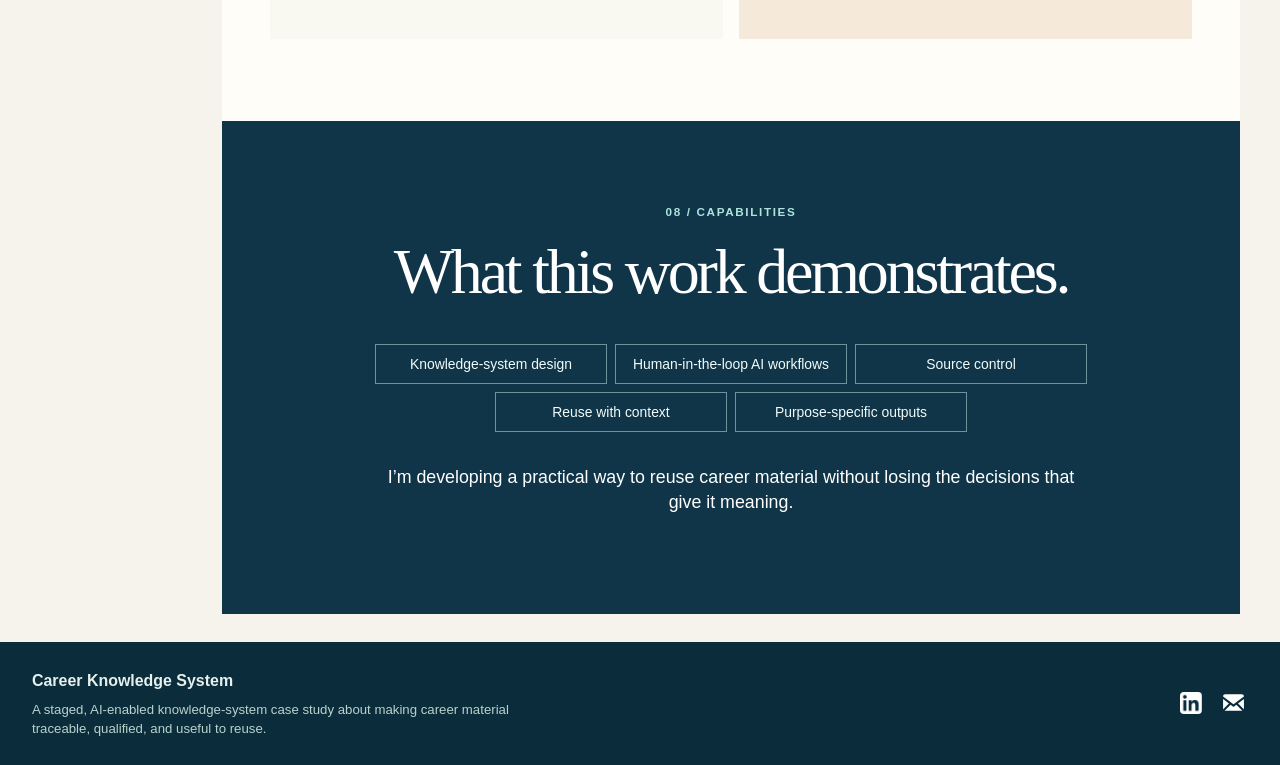
<file: projects/career-knowledge-system/index.html>
<!doctype html>
<html lang="en">
<head>
  <meta charset="utf-8">
  <meta name="viewport" content="width=device-width, initial-scale=1">
  <meta name="description" content="A staged case study in structured career knowledge, qualified reuse, and review before public use.">
  <title>Career Knowledge System | Portfolio</title>
  <!-- The shared stylesheet holds the portfolio-wide design foundation. -->
  <link rel="stylesheet" href="../../styles/site.css?v=browser-scale7">
  <!-- This stylesheet contains only CKS-specific layout and presentation rules. -->
  <link rel="stylesheet" href="styles.css?v=workflow-layout4">
  <link rel="stylesheet" href="../../styles/case-study.css?v=browser-scale11">
  <script src="../../scripts/record-term-disclosures.js" defer></script>
</head>
<body>
  <a class="skip" href="#main">Skip to content</a>

  <!-- Project route: this is the persistent portfolio-level layer. -->
  <header class="projectRoute" data-design-target="route">
    <div class="routeWrap">
      <a class="portfolioHome" href="../../index.html" aria-label="Portfolio home"><b>AM</b><span data-design-text="t116">Albert Mathew</span></a>
      <nav class="projectNav" aria-label="Portfolio projects">
        <a class="projectLink active" href="index.html" aria-current="page"><span data-design-text="t117">01</span><strong><span class="projectLinkTitle--desktop">Career Knowledge System</span><span class="projectLinkTitle--mobile">Knowledge<br>System</span></strong></a>
        <a class="projectLink" href="../career-knowledge-extraction/index.html"><span data-design-text="t118">02</span><strong><span class="projectLinkTitle--desktop">Knowledge Extraction</span><span class="projectLinkTitle--mobile">Knowledge<br>Extraction</span></strong></a>
        <a class="projectLink" href="../controls/index.html"><span data-design-text="t119">03</span><strong><span class="projectLinkTitle--desktop">Project Controls</span><span class="projectLinkTitle--mobile">Project<br>Controls</span></strong></a>
      </nav>
            <button class="pageJump" type="button" aria-expanded="false" aria-controls="case-index" aria-label="Open page navigation">
              <span class="pageJumpIcon" aria-hidden="true">☰</span>
              <span class="pageJumpLabel">Menu</span>
            </button>
            <nav class="routeContacts contactIcons" aria-label="Contact links">
        <a class="contactIcon" href="https://www.linkedin.com/in/albert-mathew-1331bb76/" target="_blank" rel="noopener noreferrer" aria-label="LinkedIn"><img class="contactIconImage contactIconImage--linkedin" src="../../assets/in-logo/InBug-Black.png" alt=""></a>
        <a class="contactIcon" href="mailto:contact@albertmathew.net" aria-label="Email contact@albertmathew.net"><img class="contactIconImage contactIconImage--email" src="../../assets/boxicons-rqFpVNvLlrw-unsplash.svg" alt=""></a>
      </nav>
    </div>
  </header>

  <button class="pageIndexScrim" type="button" tabindex="-1" aria-label="Close page navigation"></button>

  <div class="caseShell">
    <!-- Case-study route: this is the persistent case-study-level layer. -->
    <aside id="case-index" class="pageIndex" data-design-target="rail" aria-label="Page navigation">
    <div class="pageIndexHeader">
      <div>
        <span class="pageIndexTitle">Career Knowledge System</span>
        <a class="pageIndexHome" href="../../index.html">Home</a>
      </div>
      <button class="pageIndexClose" type="button" aria-label="Close page navigation"><span aria-hidden="true">×</span></button>
    </div>
    <nav>
        <div class="pageIndexGroup">
          <p class="pageIndexPhase" data-design-text="t2">Why it matters</p>
          <a class="active" href="#top" aria-current="location"><span data-design-text="t120">Summary</span></a>
          <a href="#problem"><span data-design-text="t121">Problem</span></a>
        </div>
        <div class="pageIndexGroup">
          <p class="pageIndexPhase" data-design-text="t3">How it works</p>
          <a href="#records"><span data-design-text="t123">Approach</span></a>
          <a href="#approach"><span data-design-text="t122">Workflow</span></a>
          <a href="#uses"><span data-design-text="t124">Practical use</span></a>
          <a href="#example"><span data-design-text="t125">Example</span></a>
        </div>
        <div class="pageIndexGroup">
          <p class="pageIndexPhase" data-design-text="t4">What it proves</p>
          <a href="#maturity"><span data-design-text="t126">Current maturity</span></a>
          <a href="#evidence"><span data-design-text="t128">Evidence</span></a>
          <a href="#capabilities"><span data-design-text="t127">Capabilities</span></a>
        </div>
      </nav>
      <div class="pageIndexFooter">
        <span class="pageIndexContactLabel">Contact</span>
        <nav class="pageIndexContacts contactIcons" aria-label="Contact links">
          <a class="contactIcon" href="https://www.linkedin.com/in/albert-mathew-1331bb76/" target="_blank" rel="noopener noreferrer" aria-label="LinkedIn"><img class="contactIconImage contactIconImage--linkedin" src="../../assets/in-logo/InBug-Black.png" alt=""></a>
          <a class="contactIcon" href="mailto:contact@albertmathew.net" aria-label="Email contact@albertmathew.net"><img class="contactIconImage contactIconImage--email" src="../../assets/boxicons-rqFpVNvLlrw-unsplash.svg" alt=""></a>
        </nav>
      </div>
    </aside>

    <main id="main">
    <!-- Hero: the reader-facing purpose comes before the formal system detail. -->
    <section class="hero" id="top" data-design-target="hero">
      <div class="wrap heroGrid">
        <div>
          <p class="eyebrow" data-design-text="t5">Knowledge system case study</p>
          <h1 data-design-text="t6">A Career <i>Knowledge System</i></h1>
          <p class="lead" data-design-text="t7">A staged approach to turning scattered career material into traceable records, useful guidance, and purpose-specific outputs.</p>
          <div class="heroSeparator" aria-hidden="true"></div>
          <p class="intro" data-design-text="t8">I’m developing a structured knowledge layer that makes career material easier to trace before it is reused.</p>
          <p class="heroActions"><a class="button" href="#example">See an example</a><a class="quiet" href="#approach">Explore the workflow <span aria-hidden="true">→</span></a></p>
        </div>
        <aside class="question" data-design-target="question">
          <p class="eyebrow" data-design-text="t9">The operating question</p>
          <h2 data-design-text="t10">How do you make career knowledge reusable without separating it from the source, judgment, and limitations that make it credible?</h2>
          <hr>
          <p data-design-text="t11">Start with the material.<br>Qualify what it supports.<br>Review before reuse.</p>
        </aside>
      </div>
    </section>

    <!-- Problem: explains why collecting artifacts alone does not make them reusable. -->
    <section class="section paper" id="problem">
      <div class="narrow prose">
        <div class="sectionHeader sectionHeader--left">
          <p class="index" data-design-text="t12">01 / The problem</p>
          <h2 data-design-text="t13">Career material is easy to collect and hard to reuse well.</h2>
        </div>
        <p data-design-text="t14">A resume must be selective. A career playbook can carry conclusions, but not every supporting detail. Chats with AI agents preserve reasoning, yet become difficult to search and recover over time.</p>
        <p data-design-text="t15">The result is repeated reconstruction: the same experience has to be re-explained for an interview answer, a portfolio page, a resume revision, or a career decision. Details can be glossed over, context can disappear, and polished downstream language can be mistaken for its source.</p>
        <p data-design-text="t15b">Adding another document would not restore those connections.</p>
        <blockquote data-design-text="t16">The goal isn't to collect more material.<br><br>It's to make the existing material <strong>traceable, qualified, and useful.</strong></blockquote>
      </div>
    </section>

    <!-- Approach: the source-to-output loop is the page's central visual argument. -->
    <section class="section aqua" id="records">
      <div class="wrap">
        <div class="split">
          <div class="sectionHeader sectionHeader--left"><p class="index" data-design-text="t36">02 / Approach</p><h2 data-design-text="t37">A useful record is more than a conclusion.</h2></div>
          <p data-design-text="t38">It keeps the details needed to understand what happened, assess what supports it, and decide how it may be used.</p>
        </div>
        <div class="fieldCards">
          <article><em>01</em><h3 data-design-text="t39">Context</h3><p data-design-text="t40">Where and why the work mattered.</p></article>
          <article><em>02</em><h3 data-design-text="t41">Decision or contribution</h3><p data-design-text="t42">The action, judgment, or responsibility that shaped the work.</p></article>
          <article><em>03</em><h3 data-design-text="t43">Evidence</h3><p data-design-text="t44">What supports the detail.</p></article>
          <article><em>04</em><h3 data-design-text="t45">Qualification</h3><p data-design-text="t46">The uncertainty or limitation that remains.</p></article>
          <article><em>05</em><h3 data-design-text="t47">Appropriate use</h3><p data-design-text="t48">Whether and how the detail may be reused.</p></article>
        </div>
      </div>
    </section>

    <!-- Record anatomy: an intentionally small, reader-facing representation instead of a raw schema. -->
    <section class="section navy approach" id="approach">
      <div class="wrap">
        <div class="sectionHeader sectionHeader--center">
          <p class="index" data-design-text="t17">03 / Workflow</p>
          <h2 data-design-text="t18">Keep the record, guidance, and output distinct.</h2>
          <p data-design-text="t19">I shifted from drawing conclusions first to building career records that support later guidance and outputs.&nbsp;<br><br>Each layer has a different job, so a correction or new question can return to the right place instead of silently changing the story downstream.</p>
        </div>
        <ol class="flow" id="workflow" data-design-target="flow" aria-label="Structured career knowledge flow">
          <li data-design-text="t20"><em>01</em><h3 data-design-text="t21">Start with the source</h3><p data-design-text="t22">Preserve the material and its limitations before extracting a conclusion.</p></li>
          <li data-design-text="t23"><em>02</em><h3 data-design-text="t24">Build a qualified record</h3><p data-design-text="t25">Capture context, contribution, evidence, and appropriate use.</p></li>
          <li data-design-text="t26"><em>03</em><h3 data-design-text="t27">Derive guidance</h3><p data-design-text="t28">Use accepted records to inform patterns and decisions without treating guidance as the source.</p></li>
          <li data-design-text="t29"><em>04</em><h3 data-design-text="t30">Create a specific output</h3><p data-design-text="t31">Select and present only what is appropriate for an interview, portfolio, resume, or decision.</p></li>
          <li data-design-text="t32"><em>05</em><h3 data-design-text="t33">Return gaps for review</h3><p data-design-text="t34">Send a material uncertainty, correction, or inconsistency back to the record layer.</p></li>
        </ol>
      </div>
    </section>

    <!-- Uses: shows the outputs the record layer can inform without portraying it as a public database. -->
    <section class="section paper" id="uses">
      <div class="wrap">
        <div class="sectionHeader sectionHeader--center narrowish"><p class="index" data-design-text="t49">04 / Practical use</p><h2 data-design-text="t50">One record layer. Different useful views.</h2><p data-design-text="t51">The first-stage work has established records across professional experience and independent AI-assisted work.<br><br>The goal is to preserve the distinctions that matter—such as context, ownership, and confidentiality—while making relevant patterns easier to retrieve.</p></div>
        <div class="useCards">
          <article><p class="card-index" data-design-text="t52">01 / Interview preparation</p><h3 data-design-text="t53">Recover the story behind the answer.</h3><p data-design-text="t54">Recover a specific situation, decision, contribution, limitation, and supported result without rebuilding the story from memory.</p></article>
          <article><p class="card-index" data-design-text="t55">02 / Portfolio development</p><h3 data-design-text="t56">Choose what can be shown.</h3><p data-design-text="t57">Select a defensible project narrative while withholding proprietary or unsupported detail.</p></article>
          <article><p class="card-index" data-design-text="t58">03 / Resume revision</p><h3 data-design-text="t59">Return to the claim basis.</h3><p data-design-text="t60">Revisit the record basis for a claim or change rather than relying on a compressed resume line alone.</p></article>
          <article><p class="card-index" data-design-text="t61">04 / Career decisions</p><h3 data-design-text="t62">See patterns without flattening them.</h3><p data-design-text="t63">Compare patterns, preferences, constraints, and open questions without treating a single output as the whole record.</p></article>
        </div>
      </div>
    </section>

    <!-- Worked illustration: deliberately abstracted to demonstrate use without exposing a client case study. -->
    <section class="section mint" id="example">
      <div class="wrap">
        <div class="sectionHeader sectionHeader--center narrowish"><p class="index" data-design-text="t64">05 / Example</p><h2 data-design-text="t65">From record to interview answer.</h2><p data-design-text="t66">A record preserves useful detail. An output selects only what the purpose requires.</p></div>
        <div class="exampleQuestionFirst">
          <article class="exampleQuestion">
            <p class="card-index" data-design-text="t67">Interview question</p>
            <blockquote class="exampleQuestionPrompt" data-design-text="t79"><i>Tell me about a time you identified a project risk or unexpected challenge.&nbsp;<br><br>What did you do?</i></blockquote>
          </article>
          <div class="exampleLogic">
            <p class="card-index" data-design-text="t68">Start with the purpose</p>
            <p data-design-text="t69">The question sets the selection criteria. The record stays complete, but the answer only needs the details that explain the risk, the response, and the result.</p>
          </div>
          <article class="exampleRecord">
            <div class="exampleRecordHeader">
              <div><p class="card-index" data-design-text="t70">Sample record</p><h3 data-design-text="t71">Project Manager at XYZ</h3></div>
              <p class="recordLegend"><span aria-hidden="true"></span>Carried into this answer</p>
            </div>
            <div class="recordTableWrap">
              <table>
                <thead><tr><th scope="col">Field</th><th scope="col">Detail</th></tr></thead>
                <tbody>
                  <tr class="selectedRow"><th scope="row">Context</th><td>Multi-market delivery environment</td></tr>
                  <tr class="selectedRow"><th scope="row">Risk</th><td>Local practices varied; reliable rollout and reporting were at risk.</td></tr>
                  <tr class="selectedRow"><th scope="row">Decision</th><td>Define the shared delivery structure before configuring the system.</td></tr>
                  <tr class="selectedRow"><th scope="row">Contribution</th><td>Turn operating needs into standards, cadence, and implementation requirements.</td></tr>
                  <tr class="selectedRow"><th scope="row">Outcome</th><td>Repeatable basis for portfolio governance and reporting.</td></tr>
                  <tr><th scope="row">Delivery scope</th><td>Backlog, QA, UAT, training, rollout support.</td></tr>
                  <tr><th scope="row">Follow-on work</th><td>Recurring reporting and data-quality review.</td></tr>
                  <tr><th scope="row">Record conditions</th><td>Evidence and use limits retained; proprietary detail withheld.</td></tr>
                </tbody>
              </table>
            </div>
          </article>
          <div class="exampleLogic">
            <p class="card-index" data-design-text="t72">Select only what the question needs</p>
            <p data-design-text="t73">Context establishes the setting. Risk explains the challenge. Decision and contribution show the response. Outcome closes the loop. The remaining fields stay available for later retrieval.</p>
          </div>
          <article class="exampleAnswer">
            <p class="card-index" data-design-text="t78">Interview-ready answer<br><span class="interactionHint interactionHint--desktop">(hover over highlighted phrases to trace them to the table)</span><span class="interactionHint interactionHint--mobile">(tap highlighted phrases to trace them to the table)</span></p>
            <blockquote class="exampleAnswerQuote" data-design-text="t80"><i>One risk I identified was that <button class="recordTerm" type="button" aria-expanded="false" aria-controls="context-definition" aria-describedby="context-definition"><span class="recordTermText">local teams were working differently across markets.</span><span class="fieldPopup" id="context-definition" role="tooltip" hidden><strong>Context</strong><span>Multi-market delivery environment</span></span></button><br><br>If we configured the system around those differences, <button class="recordTerm" type="button" aria-expanded="false" aria-controls="risk-definition" aria-describedby="risk-definition"><span class="recordTermText">the rollout could produce inconsistent schedules, data, and reporting.</span><span class="fieldPopup" id="risk-definition" role="tooltip" hidden><strong>Risk</strong><span>Local practices varied; reliable rollout and reporting were at risk.</span></span></button><br><br>I brought the operating needs into a <button class="recordTerm" type="button" aria-expanded="false" aria-controls="decision-definition" aria-describedby="decision-definition"><span class="recordTermText">shared delivery structure,</span><span class="fieldPopup" id="decision-definition" role="tooltip" hidden><strong>Decision</strong><span>Define the shared delivery structure before configuring the system.</span></span></button> <button class="recordTerm" type="button" aria-expanded="false" aria-controls="contribution-definition" aria-describedby="contribution-definition"><span class="recordTermText">defined the standards and update cadence, and translated that model into requirements before configuration.</span><span class="fieldPopup" id="contribution-definition" role="tooltip" hidden><strong>Contribution</strong><span>Turn operating needs into standards, cadence, and implementation requirements.</span></span></button><br><br>That shared operating structure gave the project a <button class="recordTerm" type="button" aria-expanded="false" aria-controls="outcome-definition" aria-describedby="outcome-definition"><span class="recordTermText">consistent basis for governance and reporting.</span><span class="fieldPopup" id="outcome-definition" role="tooltip" hidden><strong>Outcome</strong><span>Repeatable basis for portfolio governance and reporting.</span></span></button></i></blockquote>
          </article>
        </div>
        <aside class="useBoundary"><p class="eyebrow" data-design-text="t81">Public-use boundary</p><p data-design-text="t82">Client identity, system-design detail, and proprietary operating information are intentionally withheld. The illustration shows how qualified records can support a project-management answer; it is not a complete account or a public case study about the client.</p></aside>
      </div>
    </section>

    <!-- Maturity: keeps first-stage proof and further validation adjacent. -->
    <section class="section maturity" id="maturity">
      <div class="wrap">
        <div class="split"><div class="sectionHeader sectionHeader--left"><p class="index" data-design-text="t83">06 / Success and current maturity</p><h2 data-design-text="t84">Early proof points to the next test.</h2></div><p data-design-text="t85">Today, the system is capable of answering questions within a limited selection of tested records. Before making specific implementation choices, I'm ensuring the records are maintainable, reliable, safe to use, and adaptable.</p></div>
        <div class="maturityGrid">
          <article class="demonstrated"><p class="eyebrow" data-design-text="t86">What’s working now</p><ul><li data-design-text="t87">Selected records can answer basic career questions.</li><li data-design-text="t88">Details stay connected to their source and context.</li><li data-design-text="t89">Buried detail can support a clearer story.</li></ul></article>
          <article class="evaluating"><p class="eyebrow" data-design-text="t90">What I’m testing next</p><ul><li data-design-text="t91">Do answers hold when evidence conflicts?</li><li data-design-text="t92">Do corrections reach every affected output?</li><li data-design-text="t93">How do I recover missing detail without making assumptions?</li></ul></article>
        </div>
        <div class="discoveryFlow" data-design-target="discovery"><span data-design-text="t132">Begin with a record</span><b>→</b><span data-design-text="t133">Identify a gap</span><b>→</b><span data-design-text="t134">Run structured discovery</span><b>→</b><span data-design-text="t135">Check impact</span><b>→</b><span data-design-text="t136">Review and update</span></div>
        <aside class="toolCallout"><p class="eyebrow" data-design-text="t94">Structured Discovery</p><p data-design-text="t95">When a material gap remains, I use a guided conversation and targeted questions to surface missing detail. Any new detail is checked against the available evidence and reviewed before reuse.</p></aside>
      </div>
    </section>

    <!-- Capabilities: translates the case into hiring relevance without a mastery claim. -->
    <section class="section paper" id="evidence">
      <div class="wrap">
        <div class="sectionHeader sectionHeader--center narrowish"><p class="index" data-design-text="t99">07 / Evidence and limits</p><h2 data-design-text="t100">Evidence and limits belong together.</h2><p data-design-text="t101">This is a work in progress—not a final implementation.</p></div>
        <div class="evidenceGrid">
          <article class="proved"><p class="eyebrow" data-design-text="t102">Demonstrated in this work</p><ul><li data-design-text="t103">A layered source-to-output design.</li><li data-design-text="t104">Records across professional and independent AI-assisted work.</li><li data-design-text="t105">A record-to-interview illustration.</li><li data-design-text="t106">A feedback loop for gaps and corrections.</li><li data-design-text="t107">Criteria for future implementation decisions.</li></ul></article>
          <article class="limits"><p class="eyebrow" data-design-text="t108">Not established</p><ul><li data-design-text="t109">A deployed system.</li><li data-design-text="t110">Complete career coverage.</li><li data-design-text="t111">External validation or adoption.</li><li data-design-text="t112">Every conflict and correction path tested.</li><li data-design-text="t113">Storage, automation, or a final machine-readable schema.</li></ul></article>
        </div>
      </div>
    </section>

    <!-- Evidence: the demonstrated and not-established claims close the case study together. -->
    <section class="section navy capabilities" id="capabilities">
      <div class="narrow sectionHeader sectionHeader--center">
        <p class="index" data-design-text="t96">08 / Capabilities</p><h2 data-design-text="t97">What this work demonstrates.</h2>
        <div class="tags"><span data-design-text="t137">Knowledge-system design</span><span data-design-text="t138">Human-in-the-loop AI workflows</span><span data-design-text="t139">Source control</span><span data-design-text="t140">Reuse with context</span><span data-design-text="t141">Purpose-specific outputs</span></div>
        <p class="closing" data-design-text="t98">I’m developing a practical way to reuse career material without losing the decisions that give it meaning.</p>
      </div>
    </section>
    </main>
  </div>

  <footer>
        <div class="wrap foot"><div><strong>Career Knowledge System</strong><p data-design-text="t115">A staged, AI-enabled knowledge-system case study about making career material traceable, qualified, and useful to reuse.</p></div><nav class="contactIcons contactIcons--light" aria-label="Contact links"><a class="contactIcon" href="https://www.linkedin.com/in/albert-mathew-1331bb76/" target="_blank" rel="noopener noreferrer" aria-label="LinkedIn"><img class="contactIconImage contactIconImage--linkedin" src="../../assets/in-logo/InBug-White.png" alt=""></a><a class="contactIcon" href="mailto:contact@albertmathew.net" aria-label="Email contact@albertmathew.net"><img class="contactIconImage contactIconImage--email" src="../../assets/boxicons-rqFpVNvLlrw-unsplash.svg" alt=""></a></nav></div>
  </footer>
  <script src="../../scripts/case-study-nav.js" defer></script>
</body>
</html>
</file>
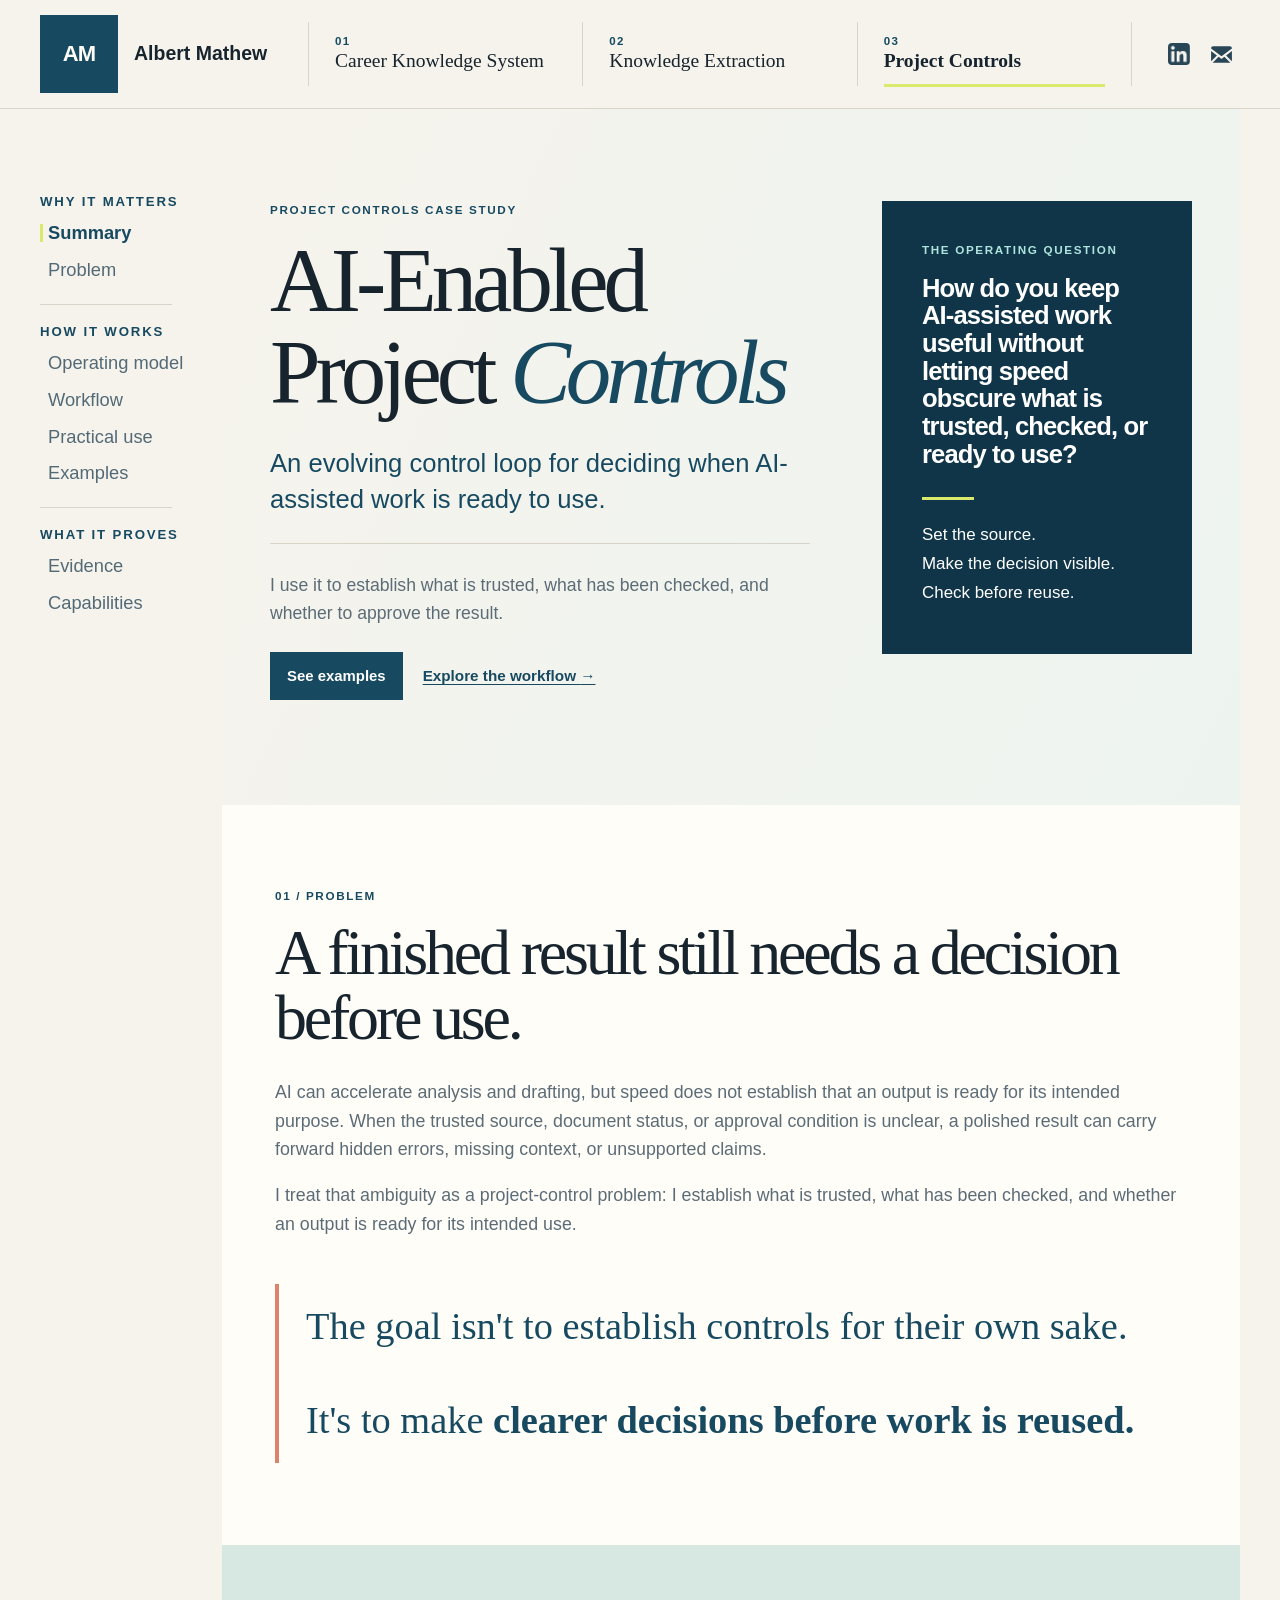
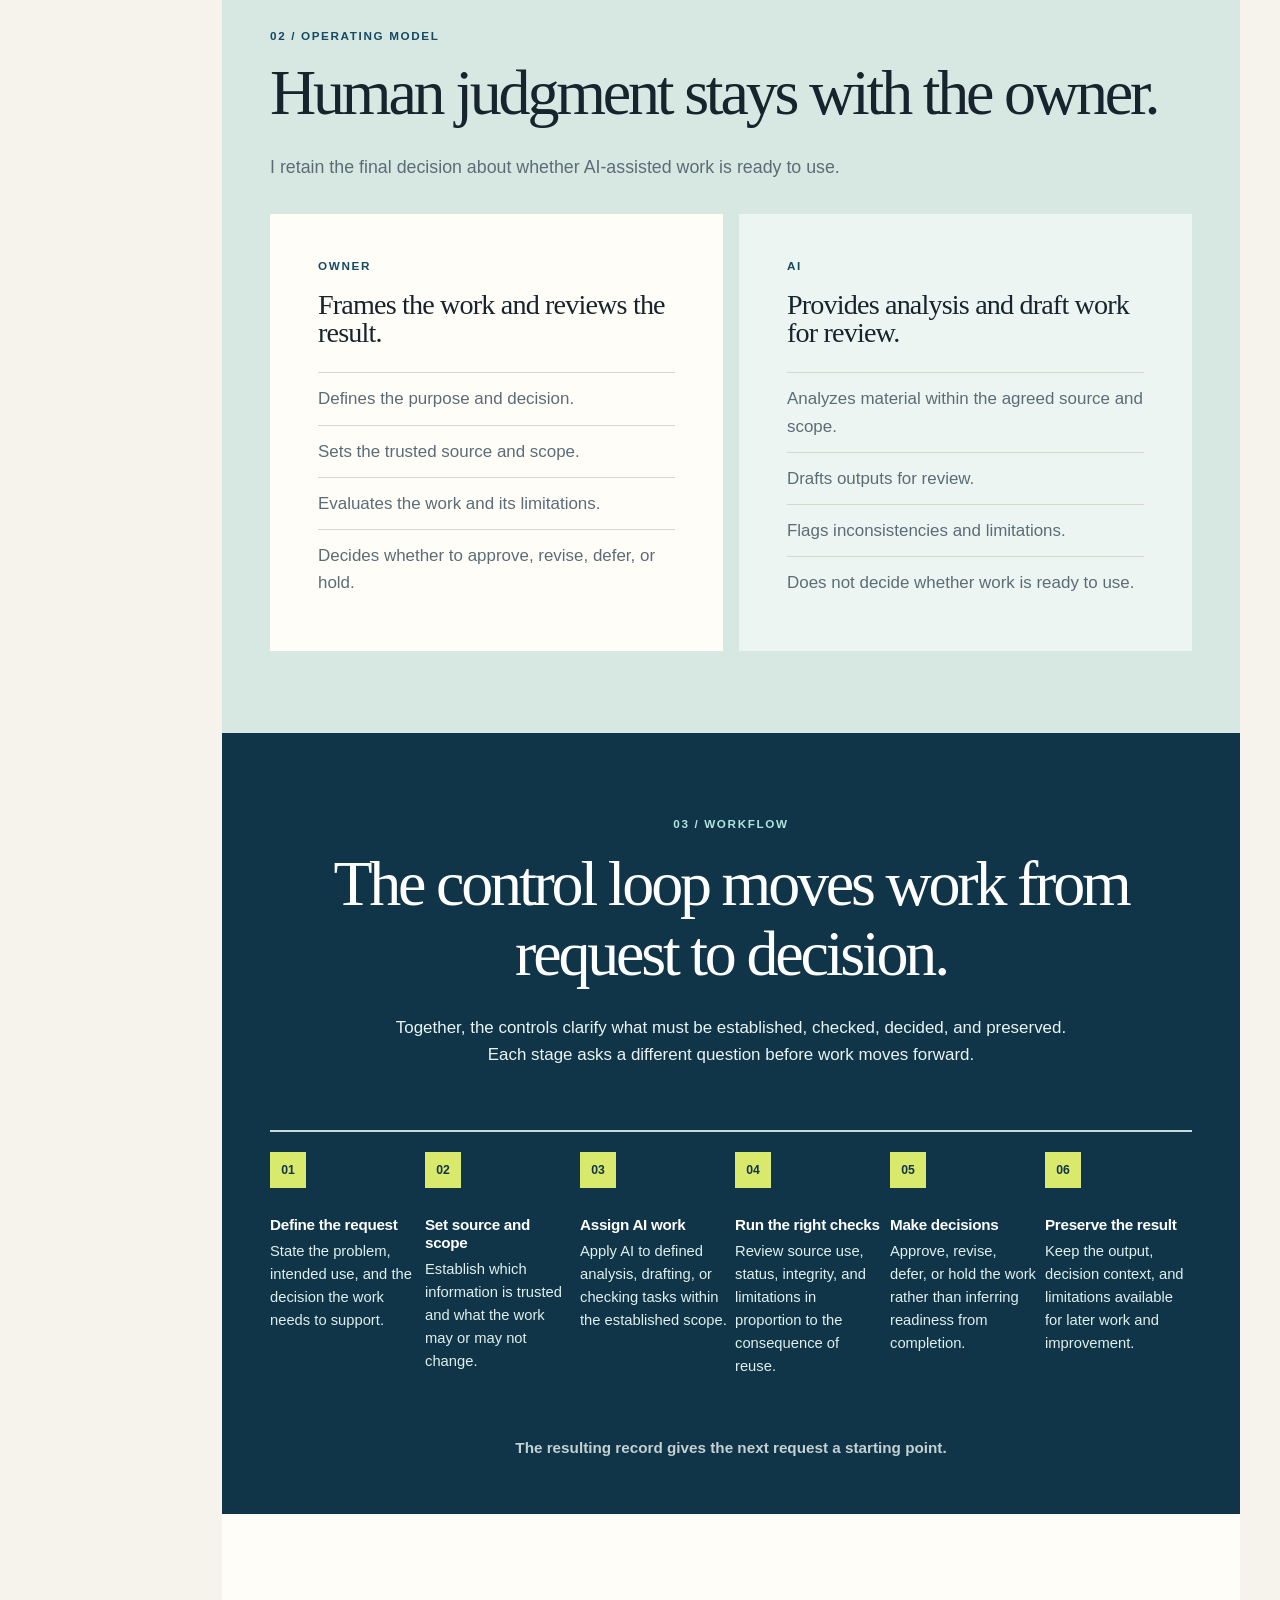
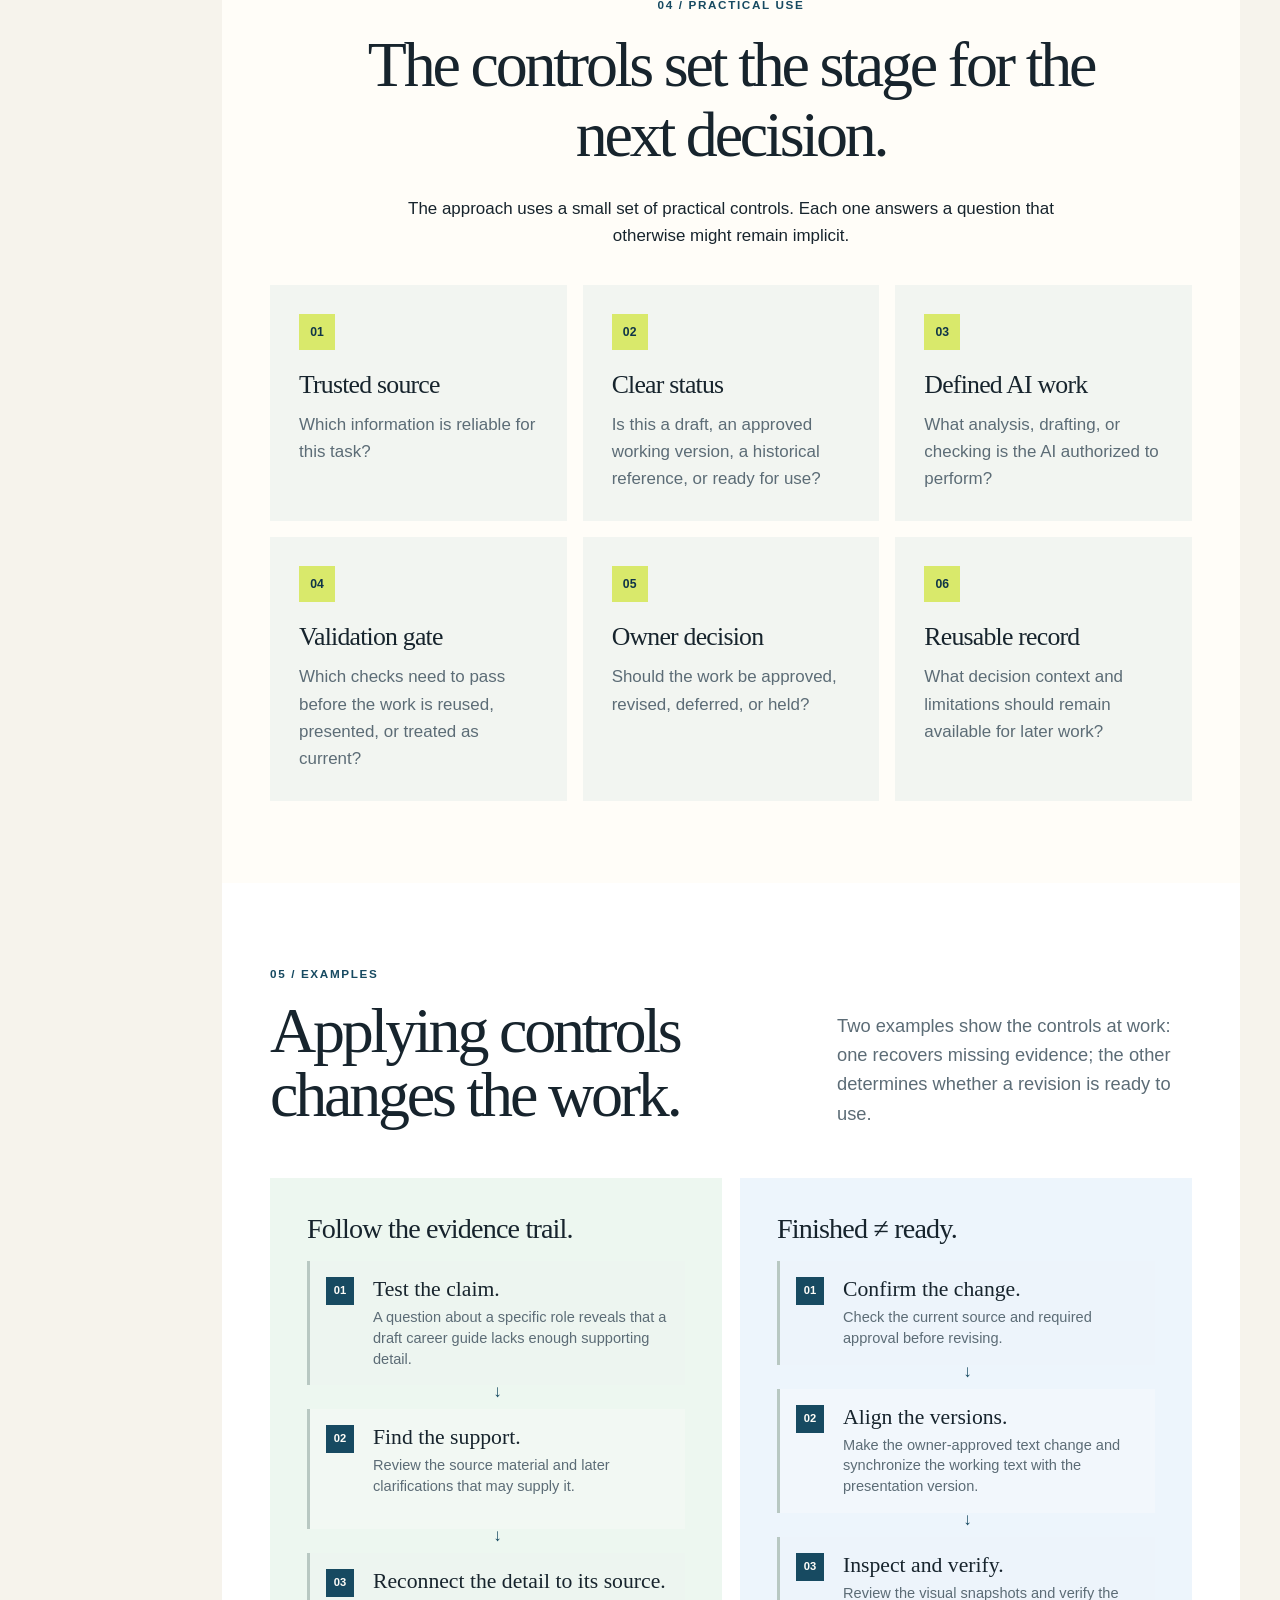
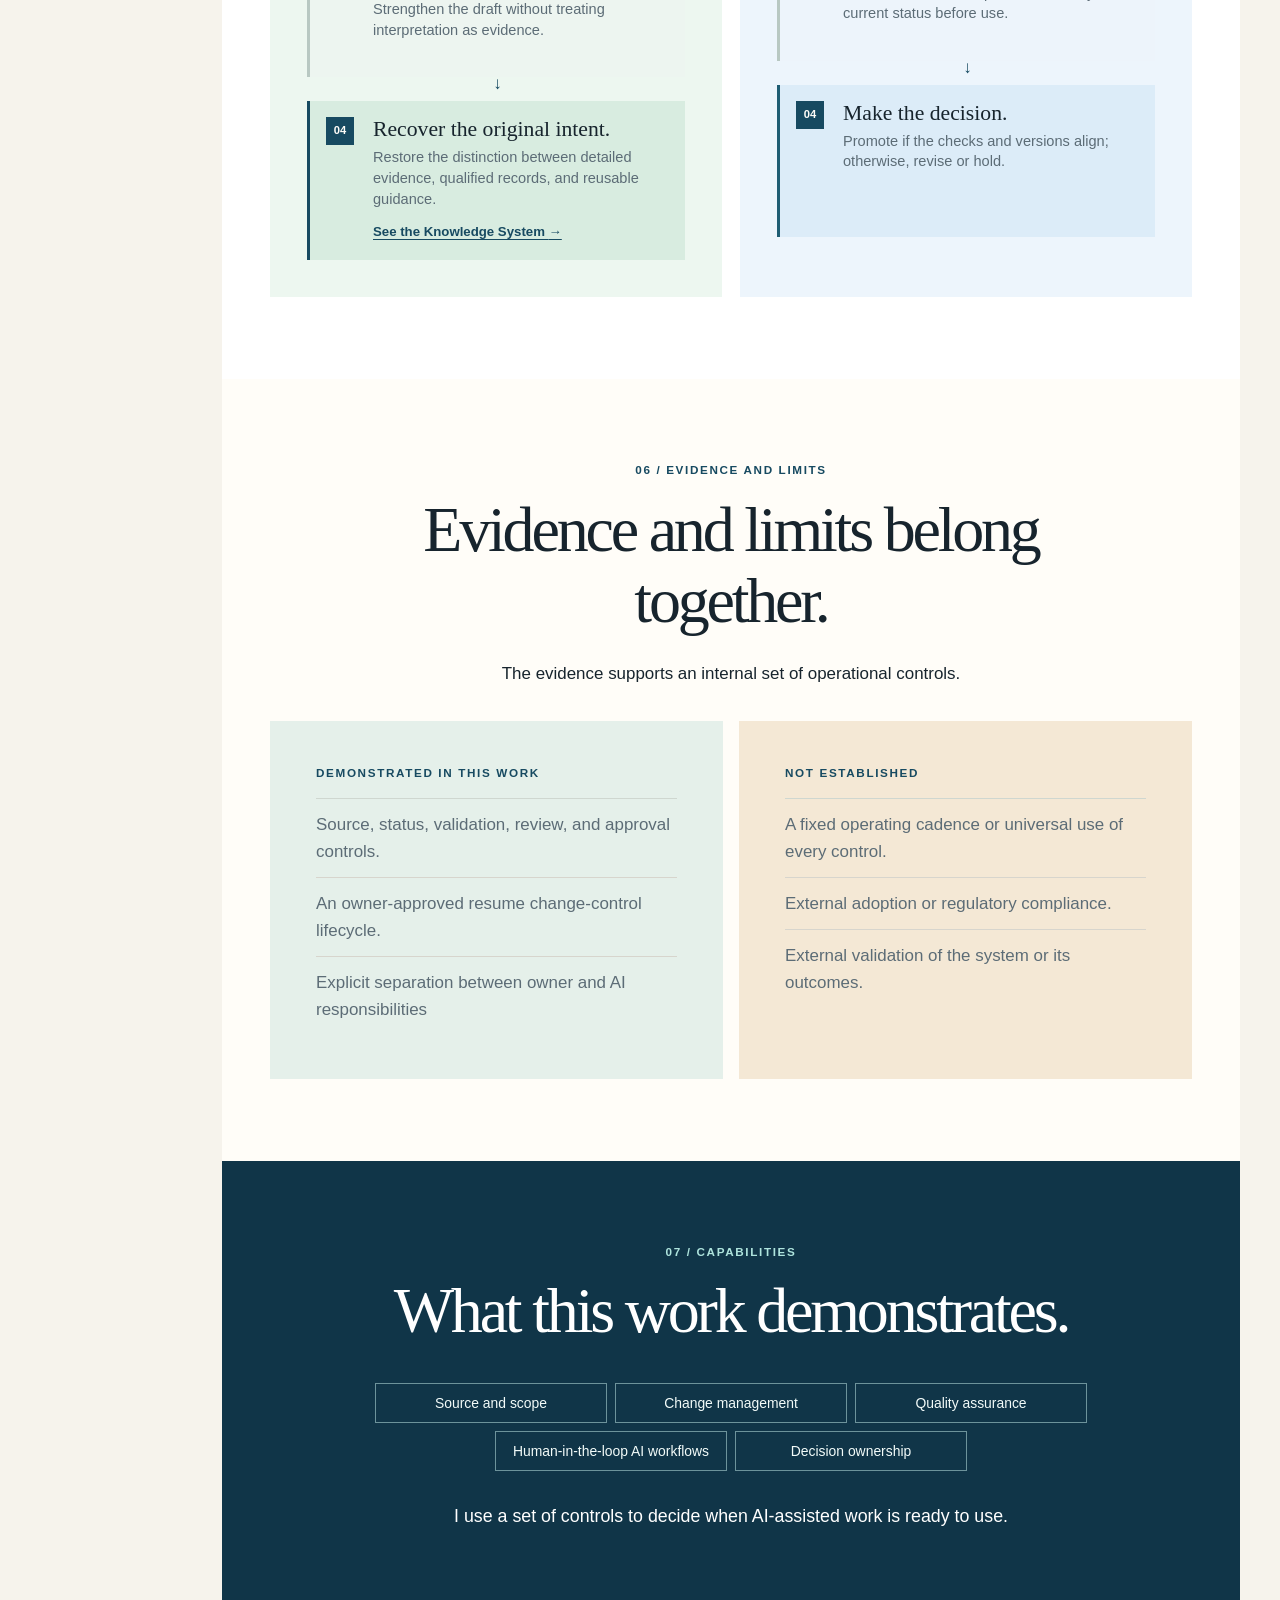
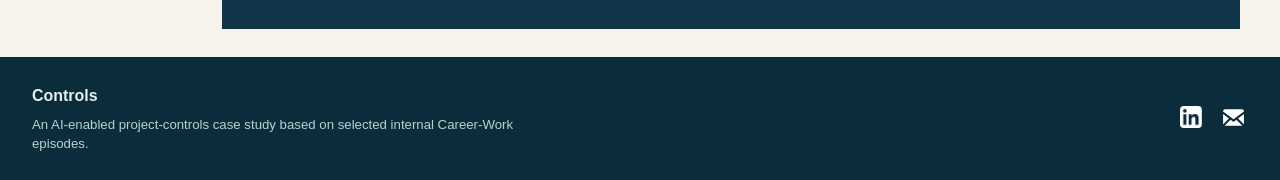
<file: projects/controls/index.html>
<!doctype html>
<html lang="en">
<head>
  <meta charset="utf-8">
  <meta name="viewport" content="width=device-width, initial-scale=1">
  <meta name="description" content="AI-Enabled Project Controls for Reliable Career Work">
  <title>Controls | Portfolio</title>
  <!-- Shared portfolio choices load first; this page's stylesheet only adds local layout. -->
  <link rel="stylesheet" href="../../styles/site.css?v=browser-scale7" data-design-text="t1">
  <link rel="stylesheet" href="styles.css?v=workflow-responsive1" data-design-text="t2">
  <link rel="stylesheet" href="../../styles/case-study.css?v=browser-scale11" data-design-text="t3">
</head>
<body>
  <a class="skip" href="#main">Skip to content</a>
  <!-- The header uses the same simple case-study navigation as the Extraction page. -->
  <!-- Shared portfolio project route. -->
  <header class="projectRoute" data-design-target="route">
    <div class="routeWrap">
      <a class="portfolioHome" href="../../index.html" aria-label="Portfolio home"><b>AM</b><span data-design-text="t4">Albert Mathew</span></a>
      <nav class="projectNav" aria-label="Portfolio projects">
        <a class="projectLink" href="../career-knowledge-system/index.html"><span data-design-text="t5">01</span><strong><span class="projectLinkTitle--desktop">Career Knowledge System</span><span class="projectLinkTitle--mobile">Knowledge<br>System</span></strong></a>
        <a class="projectLink" href="../career-knowledge-extraction/index.html"><span data-design-text="t6">02</span><strong><span class="projectLinkTitle--desktop">Knowledge Extraction</span><span class="projectLinkTitle--mobile">Knowledge<br>Extraction</span></strong></a>
        <a class="projectLink active" href="../controls/index.html" aria-current="page"><span data-design-text="t7">03</span><strong><span class="projectLinkTitle--desktop">Project Controls</span><span class="projectLinkTitle--mobile">Project<br>Controls</span></strong></a>
      </nav>
            <button class="pageJump" type="button" aria-expanded="false" aria-controls="case-index" aria-label="Open page navigation">
              <span class="pageJumpIcon" aria-hidden="true">☰</span>
              <span class="pageJumpLabel">Menu</span>
            </button>
            <nav class="routeContacts contactIcons" aria-label="Contact links">
        <a class="contactIcon" href="https://www.linkedin.com/in/albert-mathew-1331bb76/" target="_blank" rel="noopener noreferrer" aria-label="LinkedIn"><img class="contactIconImage contactIconImage--linkedin" src="../../assets/in-logo/InBug-Black.png" alt=""></a>
        <a class="contactIcon" href="mailto:contact@albertmathew.net" aria-label="Email contact@albertmathew.net"><img class="contactIconImage contactIconImage--email" src="../../assets/boxicons-rqFpVNvLlrw-unsplash.svg" alt=""></a>
      </nav>
    </div>
  </header>

  <button class="pageIndexScrim" type="button" tabindex="-1" aria-label="Close page navigation"></button>

    <div class="caseShell">
  <aside id="case-index" class="pageIndex" data-design-target="rail" aria-label="Page navigation">
    <div class="pageIndexHeader">
      <div>
        <span class="pageIndexTitle">Project Controls</span>
        <a class="pageIndexHome" href="../../index.html">Home</a>
      </div>
      <button class="pageIndexClose" type="button" aria-label="Close page navigation"><span aria-hidden="true">×</span></button>
    </div>
    <nav>
      <div class="pageIndexGroup">
        <p class="pageIndexPhase" data-design-text="t9">Why it matters</p>
        <a class="active" aria-current="location" href="#top"><span data-design-text="t10">Summary</span></a>
        <a href="#problem"><span data-design-text="t11">Problem</span></a>
      </div>
      <div class="pageIndexGroup">
        <p class="pageIndexPhase" data-design-text="t12">How it works</p>
        <a href="#roles"><span data-design-text="t16">Operating model</span></a>
        <a href="#control-loop"><span data-design-text="t13">Workflow</span></a>
        <a href="#controls"><span data-design-text="t15">Practical use</span></a>
        <a href="#examples"><span data-design-text="t14">Examples</span></a>
      </div>
      <div class="pageIndexGroup">
        <p class="pageIndexPhase" data-design-text="t17">What it proves</p>
        <a href="#evidence"><span data-design-text="t19">Evidence</span></a>
        <a href="#capabilities"><span data-design-text="t18">Capabilities</span></a>
      </div>
    </nav>
    <div class="pageIndexFooter">
      <span class="pageIndexContactLabel">Contact</span>
      <nav class="pageIndexContacts contactIcons" aria-label="Contact links">
        <a class="contactIcon" href="https://www.linkedin.com/in/albert-mathew-1331bb76/" target="_blank" rel="noopener noreferrer" aria-label="LinkedIn"><img class="contactIconImage contactIconImage--linkedin" src="../../assets/in-logo/InBug-Black.png" alt=""></a>
        <a class="contactIcon" href="mailto:contact@albertmathew.net" aria-label="Email contact@albertmathew.net"><img class="contactIconImage contactIconImage--email" src="../../assets/boxicons-rqFpVNvLlrw-unsplash.svg" alt=""></a>
      </nav>
    </div>
  </aside>

    <main id="main">
    <!-- Hero: identifies the project, scope, and key themes before method detail. -->
    <section class="hero" id="top" data-design-target="hero">
      <div class="wrap heroGrid">
        <div>
          <p class="eyebrow" data-design-text="t20">Project controls case study</p>
          <h1 data-design-text="t21">AI-Enabled Project <i>Controls</i></h1>
          <p class="lead" data-design-text="t22">An evolving control loop for deciding when AI-assisted work is ready to use.</p>
          <div class="heroSeparator" aria-hidden="true"></div>
          <p class="intro" data-design-text="t27">I use it to establish what is trusted, what has been checked, and whether to approve the result.</p>
          <p data-design-text="t28"><a class="button" href="#examples">See examples</a><a class="quiet" href="#control-loop">Explore the workflow <span aria-hidden="true">→</span></a></p>
        </div>
        <aside>
          <p class="eyebrow" data-design-text="t29">The operating question</p>
          <h3 data-design-text="t30">How do you keep AI-assisted work useful without letting speed obscure what is trusted, checked, or ready to use?</h3>
          <hr>
          <p data-design-text="t31">Set the source.<br>Make the decision visible.<br>Check before reuse.</p>
        </aside>
      </div>
    </section>

    <!-- Problem: explains the practical risk this control approach addresses. -->
    <section class="section paper" id="problem">
      <div class="narrow">
        <div class="sectionHeader sectionHeader--left">
          <p class="index" data-design-text="t32">01 / Problem</p>
          <h2 data-design-text="t33">A finished result still needs a decision before use.</h2>
        </div>
        <p data-design-text="t34">AI can accelerate analysis and drafting, but speed does not establish that an output is ready for its intended purpose. When the trusted source, document status, or approval condition is unclear, a polished result can carry forward hidden errors, missing context, or unsupported claims.</p>
        <p data-design-text="t35">I treat that ambiguity as a project-control problem: I establish what is trusted, what has been checked, and whether an output is ready for its intended use.</p>
        <blockquote data-design-text="t36">The goal isn't to establish controls for their own sake.<br><br>It's to make <strong>clearer decisions before work is reused.</strong></blockquote>
      </div>
    </section>

    <!-- Operating model: keeps responsibility and authority visible. -->
    <section class="section aqua" id="roles">
      <div class="wrap">
        <div class="sectionHeader sectionHeader--left">
          <p class="index" data-design-text="t95">02 / Operating model</p>
          <h2 data-design-text="t96">Human judgment stays with the owner.</h2>
        </div>
        <p class="section-lead" data-design-text="t97">I retain the final decision about whether AI-assisted work is ready to use.</p>
        <div class="roles">
          <article><p class="eyebrow" data-design-text="t98">Owner</p><h3 data-design-text="t99">Frames the work and reviews the result.</h3><ul><li data-design-text="t100">Defines the purpose and decision.</li><li data-design-text="t101">Sets the trusted source and scope.</li><li data-design-text="t102">Evaluates the work and its limitations.</li><li data-design-text="t103">Decides whether to approve, revise, defer, or hold.</li></ul></article>
          <article><p class="eyebrow" data-design-text="t104">AI</p><h3 data-design-text="t105">Provides analysis and draft work for review.</h3><ul><li data-design-text="t106">Analyzes material within the agreed source and scope.</li><li data-design-text="t107">Drafts outputs for review.</li><li data-design-text="t108">Flags inconsistencies and limitations.</li><li data-design-text="t109">Does not decide whether work is ready to use.</li></ul></article>
        </div>
      </div>
    </section>

    <!-- Control loop: the page's visual center and the practical sequence behind the work. -->
    <section class="section navy" id="control-loop">
      <div class="wrap">
        <div class="sectionHeader sectionHeader--center">
          <p class="index" data-design-text="t37">03 / Workflow</p>
          <h2 data-design-text="t38">The control loop moves work from request to decision.</h2>
          <p data-design-text="t39">Together, the controls clarify what must be established, checked, decided, and preserved. Each stage asks a different question before work moves forward.</p>
        </div>
        <ol class="flow" data-design-target="flow">
          <li data-design-text="t40"><em>01</em><h3 data-design-text="t41">Define the request</h3><p data-design-text="t42">State the problem, intended use, and the decision the work needs to support.</p></li>
          <li data-design-text="t43"><em>02</em><h3 data-design-text="t44">Set source and scope</h3><p data-design-text="t45">Establish which information is trusted and what the work may or may not change.</p></li>
          <li data-design-text="t46"><em>03</em><h3 data-design-text="t47">Assign AI work</h3><p data-design-text="t48">Apply AI to defined analysis, drafting, or checking tasks within the established scope.</p></li>
          <li data-design-text="t49"><em>04</em><h3 data-design-text="t50">Run the right checks</h3><p data-design-text="t51">Review source use, status, integrity, and limitations in proportion to the consequence of reuse.</p></li>
          <li data-design-text="t52"><em>05</em><h3 data-design-text="t53">Make decisions</h3><p data-design-text="t54">Approve, revise, defer, or hold the work rather than inferring readiness from completion.</p></li>
          <li data-design-text="t55"><em>06</em><h3 data-design-text="t56">Preserve the result</h3><p data-design-text="t57">Keep the output, decision context, and limitations available for later work and improvement.</p></li>
        </ol>
        <p class="workflowNote"><b>The resulting record gives the next request a starting point.</b></p>
      </div>
    </section>

    <!-- Cards: translate control concepts into the plain-language questions they answer. -->
    <section class="section paper" id="controls">
      <div class="wrap">
        <div class="sectionHeader sectionHeader--center narrowish"><p class="index" data-design-text="t80">04 / Practical use</p><h2 data-design-text="t81">The controls set the stage for the next decision.</h2><p data-design-text="t82">The approach uses a small set of practical controls. Each one answers a question that otherwise might remain implicit.</p></div>
        <div class="cards control-cards">
          <article><em>01</em><h3 data-design-text="t83">Trusted source</h3><p data-design-text="t84">Which information is reliable for this task?</p></article>
          <article><em>02</em><h3 data-design-text="t85">Clear status</h3><p data-design-text="t86">Is this a draft, an approved working version, a historical reference, or ready for use?</p></article>
          <article><em>03</em><h3 data-design-text="t87">Defined AI work</h3><p data-design-text="t88">What analysis, drafting, or checking is the AI authorized to perform?</p></article>
          <article><em>04</em><h3 data-design-text="t89">Validation gate</h3><p data-design-text="t90">Which checks need to pass before the work is reused, presented, or treated as current?</p></article>
          <article><em>05</em><h3 data-design-text="t91">Owner decision</h3><p data-design-text="t92">Should the work be approved, revised, deferred, or held?</p></article>
          <article><em>06</em><h3 data-design-text="t93">Reusable record</h3><p data-design-text="t94">What decision context and limitations should remain available for later work?</p></article>
        </div>
      </div>
    </section>

    <!-- Examples: abstract visual treatments keep private source material off the page. -->
    <section class="section mint" id="examples">
      <div class="wrap">
        <div class="split">
          <div class="sectionHeader sectionHeader--left"><p class="index" data-design-text="t59">05 / Examples</p><h2 data-design-text="t60">Applying controls changes the work.</h2></div>
          <p data-design-text="t61">Two examples show the controls at work: one recovers missing evidence; the other determines whether a revision is ready to use.</p>
        </div>
        <div class="examples">
                              <article class="example provenance" id="provenance">
            <h3 data-design-text="t63">Follow the evidence trail.</h3>
            <ol class="provenance-flow" aria-label="Four-step provenance correction sequence">
              <li class="provenance-step">
                <span class="step-number">01</span>
                <div><h4 data-design-text="t131">Test the claim.</h4><p data-design-text="t132">A question about a specific role reveals that a draft career guide lacks enough supporting detail.</p></div>
              </li>
              <li class="provenance-step">
                <span class="step-number">02</span>
                <div><h4 data-design-text="t133">Find the support.</h4><p data-design-text="t134">Review the source material and later clarifications that may supply it.</p></div>
              </li>
              <li class="provenance-step">
                <span class="step-number">03</span>
                <div><h4 data-design-text="t135">Reconnect the detail to its source.</h4><p data-design-text="t136">Strengthen the draft without treating interpretation as evidence.</p></div>
              </li>
              <li class="provenance-step is-result">
                <span class="step-number">04</span>
                <div><h4 data-design-text="t137">Recover the original intent.</h4><p data-design-text="t138">Restore the distinction between detailed evidence, qualified records, and reusable guidance.</p><a class="provenance-link" href="../career-knowledge-system/index.html">See the Knowledge System <span aria-hidden="true">→</span></a></div>
              </li>
            </ol>
          </article>
                              <article class="example lifecycle" id="change-control">
            <h3 data-design-text="t70" aria-label="Finished does not equal ready.">Finished <span aria-hidden="true">≠</span> ready.</h3>
            <ol class="lifecycle-flow" aria-label="Four-step resume change-control lifecycle">
              <li class="lifecycle-step-card">
                <span class="stage-number">01</span>
                <div><h4 data-design-text="t139">Confirm the change.</h4><p data-design-text="t143">Check the current source and required approval before revising.</p></div>
              </li>
              <li class="lifecycle-step-card">
                <span class="stage-number">02</span>
                <div><h4 data-design-text="t140">Align the versions.</h4><p data-design-text="t144">Make the owner-approved text change and synchronize the working text with the presentation version.</p></div>
              </li>
              <li class="lifecycle-step-card">
                <span class="stage-number">03</span>
                <div><h4 data-design-text="t141">Inspect and verify.</h4><p data-design-text="t145">Review the visual snapshots and verify the current status before use.</p></div>
              </li>
              <li class="lifecycle-step-card decision-stage">
                <span class="stage-number">04</span>
                <div><h4 data-design-text="t142">Make the decision.</h4><p data-design-text="t146">Promote if the checks and versions align; otherwise, revise or hold.&nbsp;</p>
                  
                </div>
              </li>
            </ol>
          </article>
        </div>
      </div>
    </section>

    <!-- Capabilities: connects evidence to project-management relevance without a mastery claim. -->
    <section class="section paper" id="evidence">
      <div class="wrap">
        <div class="sectionHeader sectionHeader--center narrowish"><p class="index" data-design-text="t119">06 / Evidence and limits</p><h2 data-design-text="t120">Evidence and limits belong together.</h2><p data-design-text="t121">The evidence supports an internal set of operational&nbsp;controls.</p></div>
        <div class="evidence">
          <article class="proved"><p class="eyebrow" data-design-text="t122">Demonstrated in this work</p><ul><li data-design-text="t123">Source, status, validation, review, and approval controls.</li><li data-design-text="t124">An owner-approved resume change-control lifecycle.</li><li data-design-text="t125">Explicit separation between owner and AI responsibilities&nbsp;</li></ul></article>
          <article class="limits"><p class="eyebrow" data-design-text="t126">Not established</p><ul><li data-design-text="t127">A fixed operating cadence or universal use of every control.</li><li data-design-text="t128">External adoption or regulatory compliance.</li><li data-design-text="t129">External validation of the system or its outcomes.</li></ul></article>
        </div>
      </div>
    </section>

    <!-- Evidence: demonstrated facts and limitations are intentionally kept together. -->
    <section class="section navy capabilities" id="capabilities">
      <div class="narrow sectionHeader sectionHeader--center">
        <p class="index" data-design-text="t110">07 / Capabilities</p>
        <h2 data-design-text="t111">What this work demonstrates.</h2>
        <div class="tags"><span data-design-text="t112">Source and scope</span><span data-design-text="t113">Change management</span><span data-design-text="t114">Quality assurance</span><span data-design-text="t115">Human-in-the-loop AI workflows</span><span data-design-text="t116">Decision ownership</span></div>
        <p class="closing" data-design-text="t118">I use a set of controls to decide when AI-assisted work is ready to use.</p>
      </div>
    </section>
    </main>
  </div>

  <footer>
        <div class="wrap foot"><div><strong>Controls</strong><p data-design-text="t130">An AI-enabled project-controls case study based on selected internal Career-Work episodes.</p></div><nav class="contactIcons contactIcons--light" aria-label="Contact links"><a class="contactIcon" href="https://www.linkedin.com/in/albert-mathew-1331bb76/" target="_blank" rel="noopener noreferrer" aria-label="LinkedIn"><img class="contactIconImage contactIconImage--linkedin" src="../../assets/in-logo/InBug-White.png" alt=""></a><a class="contactIcon" href="mailto:contact@albertmathew.net" aria-label="Email contact@albertmathew.net"><img class="contactIconImage contactIconImage--email" src="../../assets/boxicons-rqFpVNvLlrw-unsplash.svg" alt=""></a></nav></div>
  </footer>
  <script src="../../scripts/case-study-nav.js" defer></script>
</body>
</html>
</file>
<file: styles/site.css>
/*
  Shared Portfolio Foundation

  Every public portfolio page loads this file first. Keep universal choices here:
  color tokens, typography, reading widths, accessibility behavior, navigation,
  and common actions. Project stylesheets load after this file and should only
  add rules that make that individual case study distinct.
*/
/* Design tokens: update these colors and font stacks to refresh the visual system consistently. */
:root {
  --ink:#17242d;
  --mute:#5c6c76;
  --paper:#f6f3ec;
  --white:#fffdf8;
  --blue:#174a61;
  --deep:#103548;
  --mint:#e5eee8;
  --aqua:#d7e8e3;
  --lime:#d9e96b;
  --gold:#edc86d;
  --line:#d8d4c9;
  /* Shared brand-mark dimensions keep the landing and project headers in the same visual family. */
  --brand-mark-size:78px;
  --brand-mark-size-mobile:55px;
  /* Shared initials scale keeps the square monogram consistent across every header. */
  --brand-mark-initials-size:1.3rem;
  --brand-mark-initials-size-mobile:1.3rem;
  /* Shared route-frame dimensions keep page transitions visually continuous. */
  /* Keep the rail and identity visibly inset as browser zoom reduces the CSS viewport. */
  --route-gutter:80px;
  /* Desktop 100% baseline: let the shared frame use the wider working canvas. */
  --route-content-max:1800px;
  --route-header-height:108px;
  --serif:Georgia,serif;
  --sans:Arial,sans-serif
}
/* Baseline and layout helpers. */
* {
  box-sizing:border-box
}
html {
  /* Fluid root sizing keeps 100% browser zoom readable without a page-scale workaround. */
  font-size:clamp(16px,calc(14.4px + .2vw),17px);
  scroll-behavior:smooth
}
@media (prefers-reduced-motion: reduce) {
  html { scroll-behavior:auto; }
}
body {
  margin:0;
  background:var(--paper);
  color:var(--ink);
  font:1rem/1.6 var(--sans)
}
a {
  color:inherit
}
.wrap {
  width:min(1180px,calc(100% - 48px));
  margin:auto
}
.narrow {
  width:min(760px,calc(100% - 48px));
  margin:auto
}
.skip {
  position:fixed;
  top:-50px;
  left:16px;
  z-index:20;
  padding:8px;
  background:var(--lime)
}
.skip:focus {
  top:16px
}
/* Sticky navigation and the opening case-study section. */
header {
  position:sticky;
  top:0;
  z-index:10;
  border-bottom:1px solid var(--line);
  background:#f6f3ecee;
  backdrop-filter:blur(10px)
}
.portfolioHome {
  display:flex;
  align-items:center;
  gap:16px;
  color:var(--ink);
  font:700 1.15rem/1 var(--sans);
  text-decoration:none;
  white-space:nowrap
}
.portfolioHome b {
  display:inline-grid;
  place-items:center;
  width:var(--brand-mark-size);
  height:var(--brand-mark-size);
  flex:0 0 var(--brand-mark-size);
  margin:0;
  background:var(--blue);
  color:var(--white);
  font:700 var(--brand-mark-initials-size)/1 var(--sans);
  letter-spacing:-.04em
}
.contactIcons {
  display:flex;
  align-items:center;
  gap:18px
}
.contactIcon {
  display:grid;
  width:25px;
  height:25px;
  place-items:center;
  color:inherit;
  text-decoration:none
}
.contactIconImage {
  display:block;
  object-fit:contain
}
.contactIconImage--linkedin {
  width:22px;
  height:22px;
  border-radius:4px
}
.contactIconImage--email {
  width:25px;
  height:25px
}
.contactIcon:focus-visible {
  outline:2px solid currentColor;
  outline-offset:4px
}
.contactIcon:hover {
  opacity:.78
}
.contactIcons--light .contactIconImage--email {
  filter:brightness(0) invert(1)
}
.button {
  display:inline-block;
  padding:12px 17px;
  background:var(--blue);
  color:#fff;
  text-decoration:none;
  font-size:.88rem;
  font-weight:bold
}
/* Secondary hero calls stay visibly clickable without competing with the filled action. */
.quiet {
  display:inline-block;
  margin-left:20px;
  color:var(--blue);
  font-size:.9rem;
  font-weight:bold;
  text-decoration:underline;
  text-decoration-thickness:1px;
  text-underline-offset:3px
}
/* Shared small-screen behavior. Project-specific responsive rules stay in each project stylesheet. */
@media(max-width:560px) {
  .wrap,.narrow {
    width:calc(100% - 32px)
  }

}
</file>
<file: styles/case-study.css>
/*
  Shared case-study architecture.

  This file owns the portfolio-wide treatment for long-form project pages:
  project routing, phased section navigation, alignment, typography hierarchy,
  process/evidence primitives, responsive behavior, and shared closing/footer.
*/
:root {
  /* The wider rail keeps shared phase labels on one line without moving the main content column. */
  /* The rail is a navigation aid, not a second content column. */
  --case-rail-width:132px;
  --case-shell-gap:50px;
  --case-content-inset:24px;
  --case-closing-size:1.05rem;
  --case-section-pad:82px;
  --case-section-pad-mobile:58px;
  --case-flow-title-gap:28px;
  --case-flow-body-gap:6px;
}
.projectRoute { position:sticky; top:0; z-index:30; border-bottom:1px solid var(--line); background:#f6f3ecef; backdrop-filter:blur(10px); }
.routeWrap { width:min(var(--route-content-max),calc(100% - var(--route-gutter))); min-height:var(--route-header-height); margin:auto; display:grid; grid-template-columns:240px minmax(0,1fr) 80px; align-items:center; gap:28px; }
.projectNav { display:flex; align-items:stretch; justify-content:center; min-width:0; }
.projectLink { display:flex; min-height:64px; flex:1; flex-direction:column; justify-content:center; gap:1px; padding:6px 26px; border-left:1px solid var(--line); color:var(--ink); text-decoration:none; }
.projectLink:last-child { border-right:1px solid var(--line); }
.projectLink > span { color:var(--blue); font:700 .68rem/1 var(--sans); letter-spacing:.12em; }
.projectLink strong { font:1.15rem/1.2 var(--serif); font-weight:normal; white-space:nowrap; }
.projectLink.active { position:relative; }
.projectLink.active::after { position:absolute; right:26px; bottom:-1px; left:26px; height:3px; background:var(--lime); content:""; }
.projectLink.active strong { font-weight:bold; }
.projectLink .projectLinkTitle--mobile { display:none; }
.routeContacts { justify-content:center; gap:12px; }
.routeContacts .contactIcon { width:30px; height:30px; place-items:center; color:var(--blue); }
.routeContacts .contactIconImage--linkedin { width:22px; height:22px; filter:brightness(0) saturate(100%) invert(25%) sepia(16%) saturate(1261%) hue-rotate(157deg) brightness(89%) contrast(91%); }
.routeContacts .contactIconImage--email { width:28px; height:25px; filter:brightness(0) saturate(100%) invert(25%) sepia(16%) saturate(1261%) hue-rotate(157deg) brightness(89%) contrast(91%); }
.pageJump { display:none; border:0; background:transparent; color:var(--blue); cursor:pointer; }
.pageJumpIcon { display:block; font:1.45rem/1 var(--sans); }
.pageJumpLabel { position:absolute; width:1px; height:1px; overflow:hidden; clip:rect(0 0 0 0); clip-path:inset(50%); white-space:nowrap; }
.pageIndexHeader,.pageIndexClose,.pageIndexScrim,.pageIndexFooter { display:none; }
.pageIndex--home { display:none; }

.caseShell { display:grid; grid-template-columns:var(--case-rail-width) minmax(0,1fr); width:min(var(--route-content-max),calc(100% - var(--route-gutter))); margin:auto; align-items:start; gap:var(--case-shell-gap); }
.caseShell > main { min-width:0; }
.pageIndex { position:sticky; top:108px; z-index:20; padding:86px 0 36px; background:var(--paper); }
.pageIndex nav { display:flex; flex-direction:column; gap:22px; }
.pageIndexGroup { display:flex; flex-direction:column; gap:13px; }
.pageIndexGroup + .pageIndexGroup { padding-top:20px; border-top:1px solid var(--line); }
.pageIndexPhase { margin:0; color:var(--blue); font:700 .78rem/1 var(--sans); letter-spacing:.14em; text-transform:uppercase; white-space:nowrap; }
.pageIndex a { position:relative; display:block; padding:0 0 0 8px; color:#536a76; font:1.08rem/1.3 var(--sans); text-decoration:none; white-space:nowrap; }
.pageIndex a::before { position:absolute; top:.15em; bottom:.15em; left:0; width:3px; background:transparent; content:""; }
.pageIndex a:hover,.pageIndex a:focus-visible,.pageIndex a.active { color:var(--blue); }
.pageIndex a.active { font-weight:bold; }
.pageIndex a.active::before { background:var(--lime); }

/* At the wide desktop viewport, give the rail slightly more typographic presence
   while reclaiming the excess column-and-gap space visible at browser zoom 100%. */
@media(min-width:1900px) {
  :root {
    --case-rail-width:128px;
    --case-shell-gap:72px;
  }
  /* At 100% zoom, use the available desktop canvas so the rail does not sit
     inside an oversized centered margin. */
  .routeWrap,.caseShell { width:calc(100% - var(--route-gutter)); max-width:none; }
  .pageIndexPhase { font-size:.82rem; }
  .pageIndex a { font-size:1.16rem; }
}

.hero { padding:92px 0 88px; background:linear-gradient(115deg,#f6f3ec 0%,#edf4f0 100%); }
.caseShell > main > .hero > .wrap,
.caseShell > main > .section > .wrap,
.caseShell > main > .section > .narrow { padding-right:var(--case-content-inset); padding-left:var(--case-content-inset); }
.caseShell > main > .hero > .wrap,
.caseShell > main > .section > .wrap { width:min(1420px,calc(100% - 48px)); }
@media(min-width:721px) {
  /* The problem narrative keeps its white-space treatment, but should not read
     as a uniquely narrow section beside the rest of the case study. */
  .caseShell > main > .section#problem > .narrow { width:min(960px,calc(100% - 48px)); }
}
.heroGrid { display:grid; grid-template-columns:minmax(0,1.45fr) minmax(310px,.62fr); gap:72px; align-items:start; }
.eyebrow,.index,.card-index { margin:0 0 15px; color:var(--blue); font-size:.69rem; font-weight:bold; letter-spacing:.14em; text-transform:uppercase; }
h1,h2,h3 { margin:0; color:var(--ink); font-family:var(--serif); font-weight:normal; line-height:1.01; }
h1 { max-width:1000px; font-size:clamp(3.4rem,7.1vw,7.35rem); letter-spacing:-.055em; }
h1 i { color:var(--blue); font-weight:normal; }
h2 { font-size:clamp(2.55rem,5vw,4.8rem); letter-spacing:-.05em; }
/* Keep section headings visually separated from the explanatory paragraph that follows. */
.section h2 + p:not(.index) { margin-top:24px; }
.lead { max-width:920px; margin:28px 0 25px; color:var(--blue); font-size:clamp(1.25rem,2vw,2rem); line-height:1.4; }
.intro { max-width:735px; margin:27px 0 25px; color:var(--mute); font-size:1.04rem; }
.heroSeparator { max-width:650px; margin:25px 0; border-top:1px solid var(--line); }
/* Shared default: a slightly extended, secondary operating-question panel. */
.hero aside,.question { padding:40px 40px 46px; background:var(--deep); color:#fff; }
.hero aside .eyebrow,.question .eyebrow { color:#aee4dd; }
.hero aside h3,.question h2 { color:#fff; font-family:var(--sans); font-size:clamp(1.35rem,2vw,2.27rem); font-weight:600; letter-spacing:-.035em; line-height:1.08; }
.hero aside hr,.question hr { width:52px; margin:29px 0 21px; border:0; border-top:3px solid var(--lime); }
.hero aside p:last-child,.question p:last-child { margin:0; color:#fff; font-size:1rem; font-weight:normal; letter-spacing:normal; line-height:1.7; }

.section { scroll-margin-top:calc(var(--route-header-height) - var(--case-section-pad) + 18px); padding:var(--case-section-pad) 0; }
.capabilities { padding:var(--case-section-pad) 0; }
.paper { background:var(--white); }
.mint { background:var(--mint); }
.aqua { background:var(--aqua); }
.gold { background:var(--gold); }
.navy { background:var(--deep); color:#e9f4f2; }
.navy h2,.navy h3 { color:#fff; }
.navy .index,.navy .eyebrow { color:#aee4dd; }
/*
  Section-header alignment primitive:
  keep each eyebrow attached to the heading it labels.
  Centered sections share one center axis; left/split sections share one
  content edge. Card-level eyebrows remain local to their card.
*/
.sectionHeader { min-width:0; }
.sectionHeader--left { text-align:left; }
.sectionHeader--center { text-align:center; }
.sectionHeader--center > h2 { line-height:1.1; }
.sectionHeader--center > p:not(.index):not(.closing) { max-width:700px; margin:24px auto 0; }
.sectionHeader--left > p:not(.index) { margin:24px 0 0; }
/* Wrapped section headers need the same breathing room that direct heading/paragraph pairs receive. */
.sectionHeader + p:not(.index) { margin-top:28px; }
/* Keep a deliberate pause between supporting copy and the cards it introduces. */
.sectionHeader + .cards,
.sectionHeader + .roles,
.sectionHeader + .evidence,
.sectionHeader + .evidenceGrid,
.sectionHeader + .outputCards,
.sectionHeader + .useCards { margin-top:36px; }
.sectionHeader + p + .roles,
.sectionHeader + p + .evidence,
.sectionHeader + p + .outputCards { margin-top:36px; }

/* Split headers and supporting copy share a baseline: the right column sits at the bottom of the heading block. */
.split { display:grid; grid-template-columns:minmax(0,1.05fr) minmax(280px,.75fr); gap:70px; align-items:end; margin-bottom:50px; }
.split > p { margin:0; color:var(--mute); font-size:1.08rem; }
/* Workflow cards share a reserved title row so body copy starts on one scan line. */
.flow { position:relative; }
.flow > li { display:flex; flex-direction:column; }
.flow h3 { min-height:2.36em; margin-top:var(--case-flow-title-gap); font:700 1.04rem/1.18 var(--sans); letter-spacing:-.02em; }
.flow p { margin-top:var(--case-flow-body-gap); }
.flow em,.flow b { color:var(--deep); font-family:var(--sans); }
.cards,.roles,.evidence { display:grid; grid-template-columns:repeat(2,minmax(0,1fr)); gap:16px; }
.roles article,.evidence article { padding:40px 43px; }
/*
  Capability tags use a deliberate 3/2 pyramid:
  three primary signals lead, with two supporting signals centered below.
*/
.tags {
  display:grid;
  grid-template-columns:repeat(6,minmax(0,1fr));
  max-width:960px;
  margin:36px auto 0;
  gap:8px;
}
.tags span:nth-child(1) { grid-column:1 / span 2; }
.tags span:nth-child(2) { grid-column:3 / span 2; }
.tags span:nth-child(3) { grid-column:5 / span 2; }
.tags span:nth-child(4) { grid-column:2 / span 2; }
.tags span:nth-child(5) { grid-column:4 / span 2; }
.tags span { border:1px solid #6d939b; padding:8px 12px; color:#f2fbf9; font-size:.82rem; text-align:center; }
.closing { margin-top:33px !important; color:#fff !important; font:var(--case-closing-size)/1.38 var(--sans); font-size:var(--case-closing-size) !important; }
.toolCallout .eyebrow { color:var(--deep); }
footer { margin-top:28px; padding:25px 0 27px; background:#0b2c3b; color:#e6f0ed; }
.foot { width:min(var(--route-content-max),calc(100% - 64px)); display:flex; align-items:center; justify-content:space-between; gap:32px; }
.foot .contactIcons { flex:none; gap:12px; }
.foot .contactIcon { width:30px; height:30px; place-items:center; }
.foot .contactIconImage--linkedin { width:22px; height:22px; }
.foot .contactIconImage--email { width:28px; height:25px; }
.foot strong { font-size:.94rem; }
.foot p { max-width:520px; margin:6px 0 0; color:#b9d2cc; font-size:.78rem; line-height:1.45; }

@media(max-width:1100px) {
  .routeWrap { grid-template-columns:240px minmax(0,1fr) 80px; }
  .routeContacts { justify-content:center; }
  .projectLink { min-width:0; padding-right:10px; padding-left:10px; }
  .projectLink strong { font-size:.95rem; white-space:normal; }
  .projectLink.active::after { right:10px; left:10px; }
  .caseShell { grid-template-columns:var(--case-rail-width) minmax(0,1fr); gap:36px; }
  .caseShell > main > .hero > .wrap,.caseShell > main > .section > .wrap,.caseShell > main > .section > .narrow { padding-right:20px; padding-left:20px; }
}
@media(max-width:980px) {
  .heroGrid,.split { grid-template-columns:1fr; gap:38px; }
}
/* Keep the desktop route usable at intermediate widths before the mobile header takes over. */
@media(max-width:900px) and (min-width:721px) {
  .routeWrap { grid-template-columns:240px minmax(0,1fr) 80px; gap:12px; }
  .projectLink { min-width:0; padding-right:8px; padding-left:8px; }
  .projectLink > span { font-size:.62rem; letter-spacing:.08em; }
  .projectLink strong { overflow-wrap:normal; font-size:.85rem; white-space:normal; }
  .projectLink .projectLinkTitle--desktop { display:none; }
  .projectLink .projectLinkTitle--mobile { display:inline; }
  .projectLink.active::after { right:8px; left:8px; }
}
@media(max-width:720px) {
  .routeWrap { width:calc(100% - 16px); min-height:90px; grid-template-columns:54px var(--brand-mark-size-mobile) minmax(0,1fr); gap:6px; }
  .portfolioHome { display:flex; width:var(--brand-mark-size-mobile); height:var(--brand-mark-size-mobile); gap:0; }
  .portfolioHome b { width:var(--brand-mark-size-mobile); height:var(--brand-mark-size-mobile); flex:0 0 var(--brand-mark-size-mobile); font-size:var(--brand-mark-initials-size-mobile); }
  .portfolioHome span { display:none; }
  .projectNav { display:flex; width:auto; min-width:0; align-self:stretch; margin-left:6px; overflow:visible; }
  .projectLink { min-width:0; min-height:90px; flex:1 1 0; justify-content:flex-start; gap:12px; padding:18px 2px 4px; text-align:center; }
  .projectLink > span { display:block; width:100%; height:9px; color:var(--blue); font:700 .62rem/1 var(--sans); letter-spacing:.08em; }
  .projectLink strong { width:100%; height:2.2em; align-self:stretch; overflow-wrap:anywhere; color:var(--ink); font:400 .75rem/1.02 var(--serif); text-align:center; white-space:normal; }
  .projectLink .projectLinkTitle--desktop { display:none; }
  .projectLink .projectLinkTitle--mobile { display:inline; }
  .projectLink.active strong { font-weight:normal; }
  .projectLink:last-child { border-right:1px solid var(--line); }
  .projectLink.active::after { right:2px; left:2px; }
  .pageJump { display:grid; grid-column:1; grid-row:1; width:34px; height:44px; place-items:center; justify-self:center; padding:0; }
  .pageJump:focus-visible { outline:2px solid currentColor; outline-offset:3px; }
  .pageJumpIcon { display:block; width:34px; height:20px; color:var(--blue); font-size:0; line-height:0; background:linear-gradient(to bottom,var(--blue) 0 3px,transparent 3px 8px,var(--blue) 8px 11px,transparent 11px 16px,var(--blue) 16px 19px,transparent 19px 20px); }
  .routeContacts { display:none; }
  .pageIndexScrim { position:fixed; inset:0; z-index:40; display:block; border:0; background:rgba(23,36,45,.22); cursor:default; opacity:0; pointer-events:none; transition:opacity .22s ease; }
  .pageIndex { position:fixed; top:0; right:auto; bottom:0; left:0; z-index:50; display:flex; flex-direction:column; width:min(320px,calc(100% - 48px)); height:100dvh; overflow-y:auto; padding:30px 26px 20px; border:0; border-right:1px solid var(--line); background:var(--paper); box-shadow:18px 0 35px rgba(23,36,45,.12); transform:translateX(-100%); visibility:hidden; pointer-events:none; transition:transform .25s ease,visibility 0s linear .25s; }
  .pageIndex.pageIndex--home { display:flex; }
  .pageIndex.is-open { transform:translateX(0); visibility:visible; pointer-events:auto; transition-delay:0s; }
  .pageIndexHeader { display:flex; align-items:flex-start; justify-content:space-between; gap:18px; margin:0 0 27px; padding-bottom:22px; border-bottom:1px solid var(--line); color:var(--blue); font:700 .75rem/1 var(--sans); letter-spacing:.12em; text-transform:uppercase; }
  .pageIndexHeader > div { display:flex; flex-direction:column; gap:12px; min-width:0; }
  .pageIndexTitle { color:var(--blue); font:700 1.25rem/1.12 var(--sans); letter-spacing:-.025em; text-transform:none; }
  .pageIndexHome { color:var(--ink); font:400 1.25rem/1 var(--sans); letter-spacing:0; text-decoration:none; text-transform:none; }
  /* The close glyph is slightly larger but optically centered with the title line. */
  .pageIndexClose { display:grid; width:38px; height:38px; flex:0 0 38px; place-items:center; margin-top:-5px; padding:0; border:0; background:transparent; color:var(--ink); cursor:pointer; font:2.2rem/1 var(--sans); }
  .pageIndexClose:focus-visible { outline:2px solid currentColor; outline-offset:3px; }
  .pageIndex nav { gap:28px; }
  .pageIndexGroup { gap:14px; }
  .pageIndexGroup + .pageIndexGroup { padding-top:20px; }
  .pageIndexPhase { display:block; font-size:.8rem; }
  .pageIndex a { padding-left:0; font-size:1.125rem; line-height:1.45; }
  .pageIndex a::before { top:.15em; right:auto; bottom:.15em; left:-13px; width:4px; height:auto; }
  .pageIndex > nav { flex:none; }
  .pageIndexFooter { display:flex; flex-direction:column; gap:16px; margin-top:auto; padding-top:20px; border-top:1px solid var(--line); }
  .pageIndexContactLabel { color:var(--blue); font:700 .8rem/1 var(--sans); letter-spacing:.12em; text-transform:uppercase; }
  /* Contact links stay left-aligned but gain equal hit areas and a restrained focus marker. */
  .pageIndexContacts { display:flex; flex-direction:row !important; gap:14px; }
  .pageIndexContacts .contactIcon { position:relative; width:42px; height:42px; place-items:center start; }
  .pageIndexContacts .contactIcon::after { position:absolute; bottom:1px; left:2px; width:20px; height:2px; background:var(--lime); content:""; opacity:0; }
  .pageIndexContacts .contactIcon:hover { opacity:1; }
  .pageIndexContacts .contactIcon:hover::after,
  .pageIndexContacts .contactIcon:focus-visible::after { opacity:1; }
  .pageIndexContacts .contactIconImage--linkedin { width:25px; height:25px; filter:brightness(0) saturate(100%) invert(25%) sepia(16%) saturate(1261%) hue-rotate(157deg) brightness(89%) contrast(91%); }
  .pageIndexContacts .contactIconImage--email { width:31px; height:28px; filter:brightness(0) saturate(100%) invert(25%) sepia(16%) saturate(1261%) hue-rotate(157deg) brightness(89%) contrast(91%); }
  body.pageIndexOpen { overflow:hidden; }
  body.pageIndexOpen .pageIndexScrim { opacity:1; pointer-events:auto; }
  .caseShell { display:block; width:100%; }
  .foot { align-items:flex-start; flex-direction:column; gap:15px; }
  .hero { padding:70px 0 66px; }
  .caseShell > main > .hero > .wrap,.caseShell > main > .section > .wrap,.caseShell > main > .section > .narrow { padding-right:16px; padding-left:16px; }
  .section { padding:var(--case-section-pad-mobile) 0; }
  /* Tighten the heading-to-copy relationship in stacked split sections on mobile. */
  .split { gap:16px; }
  .flow,.cards,.roles,.evidence { grid-template-columns:1fr; }
}

/* On narrow screens, prioritize readable tag width over the desktop pyramid. */
@media(max-width:720px) {
  .tags { grid-template-columns:1fr; }
  .tags span:nth-child(n) { grid-column:auto; }
}

@media(max-width:360px) {
  /* Preserve a 16 px outer gutter without also shrinking each shared content container. */
  .caseShell > main > .hero > .wrap,
  .caseShell > main > .section > .wrap,
  .caseShell > main > .section > .narrow { width:calc(100% - 32px); padding-right:0; padding-left:0; }
  /* Keep project labels on intentional word lines rather than splitting individual letters. */
  .routeWrap { width:100%; grid-template-columns:48px var(--brand-mark-size-mobile) minmax(0,1fr); gap:4px; }
  .projectNav { margin-left:0; }
  .projectLink strong { overflow-wrap:normal; font-size:.72rem; letter-spacing:-.01em; }
}

@media(max-width:560px) {
  /* Let hero actions wrap when the available width cannot accommodate both controls. */
  .hero .intro ~ .button { padding-right:14px; padding-left:14px; vertical-align:middle; }
  .hero .intro ~ .quiet { display:inline-flex; min-height:44px; align-items:center; margin-left:10px; white-space:nowrap; vertical-align:middle; }
  .hero .intro + p { display:flex; flex-wrap:wrap; align-items:center; gap:10px; }
  .hero .intro + p .button { padding-right:14px; padding-left:14px; }
  .hero .intro + p .quiet { margin-left:0; }
  /* Match Extraction's longer-label action to the compact CKS button. */
  .hero .intro + p a.button[href="#example"] { padding-right:14px; padding-left:14px; }
  .hero .intro + p a.quiet[href="#workflow"] { margin:0; }
}
/* DESIGN-REVIEW:START */
/* Generated by local design-review mode. All targets are shared by owner decision. */

/* DESIGN-REVIEW:END */
</file>
<file: styles/landing.css>
/*
  Recruiter-first landing page

  This file is the canonical live landing stylesheet used by index.html. It uses the shared
  site tokens from site.css, so future palette and type changes remain central.
  The lime token is limited to a small structural divider rather than text.
*/
.landingPage { background:var(--paper); }
.landingWrap { width:min(var(--route-content-max),calc(100% - 64px)); margin:auto; }

/* The landing header omits the project nav, so its desktop contacts need a direct end alignment. */
@media(min-width:721px) {
  .landingPage .routeWrap { display:flex; justify-content:space-between; }
  .landingPage .routeContacts { width:80px; flex:0 0 80px; justify-content:center; margin-left:auto; }
}

/* The hero is intentionally spare: identity, role, positioning, and one featured path. */
.landingHero { padding:88px 0 92px; }
.landingHeroInner { max-width:980px; margin-left:max(calc((100vw - min(var(--route-content-max),calc(100vw - 64px))) / 2),32px); }
.landingEyebrow { margin:0 0 18px; color:var(--blue); font:700 .76rem/1 var(--sans); letter-spacing:.15em; text-transform:uppercase; }
.landingHero h1 { max-width:900px; margin:0; color:var(--ink); font:normal clamp(4rem,8vw,7.5rem)/.95 var(--serif); letter-spacing:-.065em; }
/* Place the role immediately beneath the name without duplicating it in the header. */
.landingHero .landingEyebrow { margin:20px 0 0; }
.landingPositioning { max-width:760px; margin:24px 0 0; color:var(--blue); font:clamp(1.35rem,2.3vw,2rem)/1.38 var(--sans); }
/* A separate block preserves a deliberate pause between personal positioning and portfolio framing. */
.landingPortfolioDescription { max-width:760px; margin:34px 0 0; color:var(--mute); font:1.1rem/1.55 var(--sans); }
.landingActions { display:flex; align-items:center; gap:32px; margin:36px 0 0; }
.landingPrimary { display:inline-block; padding:15px 22px; background:var(--blue); color:var(--white); font:700 .92rem/1 var(--sans); text-decoration:none; }

/* The featured panel is the landing page's visual center and primary proof of work. */
.landingFeatured { background:var(--deep); }
.landingFeatured .landingWrap { width:min(2029px,calc(100% - clamp(128px,19.14vw,480px))); }
.landingFeaturedCard { position:relative; min-width:0; min-height:clamp(430px,30.25vw,759px); height:auto; padding:clamp(40px,2.87vw,72px) 0 clamp(44px,3.03vw,76px); color:var(--white); }
.landingFeaturedCard::after { position:absolute; right:0; bottom:clamp(44px,3.03vw,76px); left:0; display:block; height:1px; background:var(--lime); content:""; }
.landingFeaturedCard .landingEyebrow { color:#dce9e6; }
.landingFeaturedCard .landingEyebrow { margin-bottom:clamp(25px,1.52vw,38px); font-size:clamp(.85rem,.797vw,1.25rem); }
.landingFeaturedCard h2 { max-width:min(1070px,42.65vw); margin:0; color:var(--white); font:normal clamp(4.5rem,5.3vw,8.3rem)/.92 var(--serif); letter-spacing:-.058em; }
.landingFeaturedIntro { max-width:min(1150px,45.84vw); margin:clamp(34px,2.03vw,51px) 0 0; color:#e2eeeb; font:clamp(1.25rem,1.196vw,1.875rem)/1.48 var(--sans); letter-spacing:-.02em; }

.landingFeaturedLink { display:inline-block; margin-top:clamp(39px,2.35vw,59px); color:#edf7f4; font:700 clamp(1rem,.956vw,1.5rem)/1 var(--sans); text-decoration:underline; text-decoration-thickness:1px; text-underline-offset:8px; }
.landingFeaturedLink span { margin-left:0; }
.landingFeaturedVisual { position:absolute; top:clamp(62px,3.71vw,93px); right:clamp(13px,.797vw,20px); width:clamp(400px,23.91vw,600px); height:clamp(305px,18.25vw,458px); }
.landingFeaturedVisual img { display:block; width:100%; height:100%; object-fit:contain; filter:brightness(0) invert(1); }
.landingFeaturedLabel { position:absolute; z-index:1; color:var(--white); font:400 clamp(.875rem,.877vw,1.375rem)/1 Arial,sans-serif; text-align:center; }
.landingFeaturedLabel--resume { top:clamp(267px,15.99vw,401px); left:clamp(11px,.678vw,17px); width:clamp(76px,4.54vw,114px); }
.landingFeaturedLabel--interview { top:clamp(307px,18.33vw,460px); left:clamp(155px,9.25vw,232px); width:clamp(100px,5.98vw,150px); }
.landingFeaturedLabel--portfolio { top:clamp(267px,15.99vw,401px); left:clamp(312px,18.65vw,468px); width:clamp(80px,4.78vw,120px); }

@media (min-width:801px) and (max-width:1120px) {
  .landingFeatured .landingWrap { width:calc(100% - 64px); }
  .landingFeaturedCard { display:grid; grid-template-columns:minmax(0,1fr) minmax(230px,34%); column-gap:clamp(20px,3vw,36px); min-height:clamp(500px,55vw,620px); height:auto; padding:clamp(48px,6vw,72px) 0 clamp(72px,7vw,88px); }
  .landingFeaturedCard::after { bottom:40px; }
  .landingFeaturedCard h2,.landingFeaturedIntro,.landingFeaturedLink { max-width:none; grid-column:1; }
  .landingFeaturedVisual { position:relative; top:auto; right:auto; grid-column:2; grid-row:1 / span 3; width:min(100%,400px); height:auto; aspect-ratio:1715 / 1311; justify-self:end; align-self:center; }
  .landingFeaturedLabel { font-size:clamp(.875rem,1.55vw,1.15rem); }
  .landingFeaturedLabel--resume { top:87.3%; left:2.57%; width:19.14%; }
  .landingFeaturedLabel--interview { top:100%; left:38.57%; width:25.14%; }
  .landingFeaturedLabel--portfolio { top:87.3%; left:78%; width:20%; }
}

/* Supporting projects remain compact, text-first links beneath the featured. */
.landingSupporting { padding:72px 0 82px; }
.landingSupporting h2 { margin:0; color:var(--ink); font:normal clamp(2.35rem,4vw,4.25rem)/1 var(--serif); letter-spacing:-.055em; }
.landingProjectGrid { display:grid; grid-template-columns:repeat(2,minmax(0,1fr)); gap:20px; margin-top:34px; }
.landingProjectCard { display:grid; grid-template-columns:48px minmax(0,1fr) 28px; gap:18px; align-items:start; min-height:175px; padding:28px; border:1px solid var(--line); color:var(--ink); text-decoration:none; }
.landingProjectCard:hover,.landingProjectCard:focus-visible { border-color:var(--blue); background:#eef4f1; }
.landingProjectNumber { display:grid; width:40px; height:40px; place-items:center; border:1px solid var(--blue); color:var(--blue); font:1rem/1 var(--serif); }
.landingProjectCard strong { display:block; margin:1px 0 12px; color:var(--ink); font:normal 1.7rem/1.1 var(--serif); }
.landingProjectCard small { display:block; max-width:430px; color:var(--mute); font:.92rem/1.5 var(--sans); }
.landingProjectCard > b { color:var(--blue); font:1.45rem/1 var(--serif); font-weight:normal; text-align:right; }

.landingFooter { padding:17px 0 19px; background:var(--deep); color:#e6f0ed; font-family:Arial,sans-serif; }
.landingFooterInner { display:grid; grid-template-columns:minmax(0,1fr) auto; align-items:end; gap:18px; }
.landingFooterCopy { min-width:0; }
.landingFooterRole,.landingFooterDescriptor { margin:0; color:#e6f0ed; font:normal .78rem/1.25 Arial,sans-serif; }
.landingFooterRule { width:46px; margin:7px 0 6px; border:0; border-top:1px solid #b9d2cc; }
.landingFooterDescriptor { max-width:430px; color:#b9d2cc; }
.landingFooter .contactIcons { align-self:end; flex:none; gap:12px; padding-bottom:1px; }
.landingFooter .contactIcon { width:30px; height:30px; place-items:center; }
.landingFooter .contactIconImage--linkedin { width:22px; height:22px; }
.landingFooter .contactIconImage--email { width:28px; height:25px; }

@media(max-width:800px) {
  .landingWrap { width:calc(100% - 40px); }
  .landingHero { padding:68px 0 72px; }
  .landingHeroInner { margin-left:20px; }
  .landingFeatured .landingWrap { width:calc(100% - 40px); }
  .landingFeaturedCard { display:grid; grid-template-columns:1fr; min-height:0; height:auto; padding:54px 0 88px; }
  .landingFeaturedCard::after { bottom:40px; }
  .landingFeaturedCard h2,.landingFeaturedIntro,.landingFeaturedLink { max-width:none; grid-column:1; }
  .landingFeaturedVisual { position:relative; top:auto; right:auto; width:min(420px,100%); height:auto; aspect-ratio:1715 / 1311; margin:58px auto 0; }
  .landingFeaturedLabel { font-size:clamp(.875rem,1.75vw,1.05rem); }
  .landingFeaturedLabel--resume { top:87.3%; left:2.57%; width:19.14%; }
  .landingFeaturedLabel--interview { top:100%; left:38.57%; width:25.14%; }
  .landingFeaturedLabel--portfolio { top:87.3%; left:78%; width:20%; }
  .landingProjectGrid { grid-template-columns:1fr; }
}
@media(max-width:520px) {
  :root { --landing-mobile-gutter:clamp(32px,10.45vw,51px); }
  .landingWrap { width:calc(100% - var(--landing-mobile-gutter) - var(--landing-mobile-gutter)); }
  .landingHero { padding:56px 0 60px; }
  .landingHeroInner { max-width:none; margin-right:var(--landing-mobile-gutter); margin-left:var(--landing-mobile-gutter); }
  .landingHero h1 { font-size:3.65rem; }
  .landingPositioning { font-size:1.25rem; }
  .landingActions { align-items:flex-start; flex-direction:column; gap:22px; }
  .landingFeatured .landingWrap { width:100%; }
  .landingFeaturedCard { min-height:0; height:auto; padding:31px 28px 80px; }
  .landingFeaturedCard::after { right:28px; bottom:30px; left:28px; }
  .landingFeaturedCard .landingEyebrow { margin-bottom:25px; font-size:.75rem; }
  .landingFeaturedCard h2 { max-width:none; font-size:3.94rem; line-height:.91; }
  .landingFeaturedIntro { max-width:none; margin-top:32px; font-size:1.25rem; line-height:1.45; }
  .landingFeaturedLink { display:inline-flex; min-height:44px; align-items:center; margin-top:36px; font-size:1.125rem; text-underline-offset:6px; }
  .landingFeaturedVisual { width:min(350px,100%); margin-top:52px; }
  .landingFeaturedLabel { font-size:14px; }
  .landingFeaturedLabel--resume { top:87.3%; left:2.57%; width:19.14%; }
  .landingFeaturedLabel--interview { top:100%; left:38.57%; width:25.14%; }
  .landingFeaturedLabel--portfolio { top:87.3%; left:78%; width:20%; }
  .landingProjectCard { grid-template-columns:42px minmax(0,1fr) 22px; gap:12px; padding:22px; }
  .landingProjectCard strong { font-size:1.45rem; }
  .landingFooter { padding:15px 0 17px; }
  .landingFooterInner { align-items:end; gap:14px; }
  .landingFooterRole,.landingFooterDescriptor { font-size:.72rem; }
  .landingFooterRule { width:38px; margin:6px 0 5px; }
}
</file>
<file: projects/career-knowledge-extraction/styles.css>
.sub {
  max-width:690px;
  margin:0 0 30px;
  color:var(--mute)
}
.narrow>p:not(.index) {
  color:var(--mute);
  font-size:1.07rem
}
#value .narrow>p:not(.index) {
  color:var(--deep);
}
#value .narrow>p+p {
  margin-top:24px;
}
#problem blockquote {
  margin:45px 0 0;
  padding:20px 0 20px 25px;
  border-left:4px solid #da8068;
  color:var(--deep);
  font:clamp(1.45rem,3vw,2rem)/1.28 var(--serif)
}
#problem blockquote strong {
  white-space:nowrap
}
#approach .cards {
  display:grid;
  grid-template-columns:repeat(3,1fr);
  border-top:1px solid #b8c9c1;
  border-left:1px solid #b8c9c1
}
/* Approach cards reserve equal title space so wrapped headings do not crowd the body copy. */
#approach .cards article {
  display:grid;
  grid-template-rows:2.5em auto;
  align-content:start;
  min-height:230px;
  padding:27px;
  border-right:1px solid #b8c9c1;
  border-bottom:1px solid #b8c9c1
}
#approach .cards h3 {
  margin:0;
}
#approach .cards p,.outputCards p {
  margin:0;
  color:var(--mute);
  font-size:.92rem
}

#workflow .flow {
  display:grid;
  grid-template-columns:repeat(4,1fr);
  padding:0;
  margin:58px 0 0;
  list-style:none
}
#workflow .flow li {
  position:relative;
  min-height:255px;
  padding:22px 20px 12px;
  border-top:2px solid #b7ded5
}
#workflow .flow b {
  display:grid;
  place-items:center;
  width:34px;
  height:34px;
  margin-bottom:0;
  background:var(--lime);
  color:var(--deep);
  font-size:.75rem
}
#workflow .flow h3 {
  min-height:1.18em;
  margin-top:16px
}
#workflow .flow p {
  margin:var(--case-flow-body-gap) 0 0;
  color:#c4d0d2;
  font-size:.85rem
}
.workflowNote {
  max-width:820px;
  margin:30px auto 0;
  color:#c4d0d2;
  font-size:.9rem;
  text-align:center
}
/* Paired comparison cards: equal heading space keeps divider rows aligned. */
#model .roles article {
  padding:clamp(28px,4vw,48px);
  background:var(--white)
}
#model .roles article+article {
  background:#eff6f3
}
#model .roles h3 {
  min-height:2.1em;
  margin-bottom:25px;
  font:400 1.8rem/1.05 var(--serif)
}
#model .roles ul,#evidence .evidence ul {
  padding:0;
  margin:0;
  list-style:none
}
#model .roles li,#evidence .evidence li {
  padding:9px 0;
  border-top:1px solid var(--line);
  color:var(--mute);
  font-size:.9rem
}

.outputCards {
  display:grid;
  grid-template-columns:repeat(3,1fr);
  gap:12px
}
/* A compact, clearly synthetic before-and-after example for the Extraction case study. */
.extractionExample {
  display:grid;
  grid-template-columns:minmax(0,.95fr) 42px minmax(0,1.05fr);
  gap:20px;
  align-items:center;
  max-width:980px;
  margin:38px auto 0;
}
.examplePanel {
  min-height:100%;
  padding:28px 30px;
  border:1px solid var(--line);
  background:var(--white);
}
.examplePanel .eyebrow { margin-bottom:16px; }
.examplePanel .speaker {
  margin:0 0 10px;
  color:var(--ink);
  font:600 1.06rem/1.2 Arial, sans-serif;
}
.examplePanel blockquote {
  margin:0;
  padding-left:26px;
  border-left:3px solid var(--lime);
  color:var(--ink);
  font:1.1rem/1.45 Arial, sans-serif;
}
.examplePanel blockquote + .speaker { margin-top:32px; }
.examplePanel blockquote p { margin:0; }
.exampleArrow {
  margin:0;
  color:var(--blue);
  font:2rem/1 var(--serif);
  text-align:center;
}
.exampleRecord dl { margin:0; }
.exampleRecord dl > div { padding:11px 0; border-top:1px solid var(--line); }
.exampleRecord dl > div:first-child { padding-top:0; border-top:0; }
.exampleRecord dt { color:var(--blue); font-size:.76rem; font-weight:bold; letter-spacing:.08em; text-transform:uppercase; }
.exampleRecord dd { margin:5px 0 0; color:var(--mute); font-size:1rem; line-height:1.45; }
@media(max-width:840px) {
  .extractionExample { grid-template-columns:1fr; gap:14px; }
  .exampleArrow { transform:rotate(90deg); }
}
.outputCards h3 { margin:0 0 10px; }
.outputCards article {
  min-height:205px;
  padding:27px;
  background:var(--paper)
}
#evidence .evidence article {
  min-height:340px;
  background:#e6f1ea
}
#evidence .evidence article+article {
  background:#f2e7d5
}
.limit {
  display:grid;
  grid-template-columns:38px 1fr;
  gap:16px;
  max-width:920px;
  margin:20px auto 0;
  padding:22px 25px;
  background:#fff7df;
  border:1px solid #dbb85f
}
.limit b {
  display:grid;
  place-items:center;
  width:31px;
  height:31px;
  border-radius:50%;
  background:var(--gold);
  color:var(--deep)
}
.limit p {
  grid-column:2;
  margin:0;
  color:#52616a;
  font-size:.89rem;
  line-height:1.35
}
@media(min-width:841px) {
  .limit { row-gap:8px; }
}
/* Closing skills section and footer. */
.capability .index {
  color:#b7ded5
}
.capability h2 {
  color:#fff
}
.tags {
  display:flex;
  flex-wrap:wrap;
  justify-content:center;
  gap:8px;
  margin:0 0 34px
}
.foot strong { color:#fff; }
.foot>p {
  text-align:right
}
/* Desktop-only compaction: the extraction workflow is self-contained, so its
   section envelope can be shorter without sacrificing the shared card rhythm. */
@media(min-width:841px) {
  #workflow { padding-top:68px; padding-bottom:54px; }
  #workflow .flow { margin-top:46px; }
  #workflow .flow li { min-height:220px; padding:18px 20px 10px; }
  #workflow .workflowNote { margin-top:22px; }
}

/* Responsive rules: collapse multi-column layout before it becomes cramped. */
@media(max-width:840px) {
  #model .roles,#evidence .evidence { grid-template-columns:1fr; }
  #approach .cards,.outputCards {
    grid-template-columns:repeat(2,1fr)
  }
  #workflow .flow {
    grid-template-columns:1fr
  }
  #workflow .flow li {
    min-height:0;
    border-top:1px solid #b7ded5
  }
  .foot {
    display:block
  }
  .foot>p {
    text-align:left;
    margin-top:18px
  }
}
@media(max-width:560px) {
  #problem blockquote strong {
    white-space:normal
  }
  #approach .cards,.outputCards {
    grid-template-columns:1fr
  }
  .outputCards article {
    min-height:0
  }
  .quiet {
    display:inline-block;
    margin:16px 0 0 16px
  }
}

/* Section 2 keeps its three principles on one row at desktop widths. */
#approach .cards { grid-template-columns:repeat(3,minmax(0,1fr)); }
@media(max-width:840px) {
  #approach .cards { grid-template-columns:repeat(2,minmax(0,1fr)); }
}
@media(max-width:560px) {
  #approach .cards { grid-template-columns:1fr; }
}
</file>
<file: projects/career-knowledge-system/styles.css>
/*
  Career Knowledge System page styles.
  Shared route, rail, type, surfaces, and responsive foundations live in
  ../../styles/case-study.css. This file keeps only CKS-specific structures.
*/
.prose p:not(.index) { color:var(--mute); font-size:1.05rem; }
#problem blockquote { margin:46px 0 0; padding:19px 0 19px 27px; border-left:4px solid #dc836c; color:var(--blue); font:clamp(1.7rem,3vw,2.35rem)/1.22 var(--serif); }
#problem blockquote strong { overflow-wrap:anywhere; }

#approach .flow { display:grid; grid-template-columns:repeat(5,minmax(0,1fr)); gap:19px; margin:62px 0 0; padding:22px 0 0; list-style:none; }
#approach .flow::before { position:absolute; top:0; right:0; left:0; height:2px; background:#c3dddd; content:""; }
#approach .flow li { position:relative; }
#approach .flow em,.fieldCards em { display:inline-grid; width:36px; height:36px; place-items:center; background:var(--lime); color:var(--deep); font:700 .72rem var(--sans); font-style:normal; }
#approach .flow h3 { min-height:1.18em; }
@media (min-width:721px) and (max-width:1400px) {
  #approach .flow { gap:8px; }
  #approach .flow h3 { font-size:.98rem; }
}
#approach .flow p { margin:var(--case-flow-body-gap) 0 0; color:#deefec; font-size:.87rem; line-height:1.56; }

.fieldCards { display:grid; grid-template-columns:repeat(5,minmax(0,1fr)); gap:14px; }
.fieldCards article { min-height:245px; padding:26px 22px; background:#eff6f3; }
.fieldCards article:nth-child(2),.fieldCards article:nth-child(4) { background:#fffdf8; }
.fieldCards h3 { margin-top:22px; font-size:1.42rem; }
.fieldCards p { margin:13px 0 0; color:var(--mute); font-size:.93rem; }
.narrowish { max-width:760px; margin-right:auto; margin-left:auto; }

.useCards { display:grid; grid-template-columns:repeat(2,minmax(0,1fr)); gap:16px; margin-top:42px; }
.useCards article { padding:36px; background:#f2f5f1; }
.useCards article:nth-child(2) { background:#e7f0eb; }
.useCards article:nth-child(3) { background:#f5ecdf; }
.useCards article:nth-child(4) { background:#edf3f5; }
.useCards h3 { margin-bottom:16px; }
.useCards p:not(.card-index) { margin:0; color:var(--mute); }


dl { margin:0; }
dl div { padding:12px 0; border-top:1px solid #d3d8d3; }
dl div:first-child { border-top:0; padding-top:0; }
dt { color:var(--blue); font-size:.72rem; font-weight:bold; letter-spacing:.08em; text-transform:uppercase; }
dd { margin:3px 0 0; color:var(--mute); line-height:1.45; }

.useBoundary,.toolCallout { max-width:900px; margin:22px auto 0; padding:20px 22px; border-left:3px solid var(--gold); background:#fff7de; color:#46555d; }
.useBoundary p:last-child,.toolCallout p:last-child { color:#46555d; }

/* Section 5 only: question-first record-to-answer sequence. */
#example .exampleQuestionFirst { display:flex; flex-direction:column; gap:0; margin-top:44px; }
#example { --example-highlight:#fff7de; }
#example .exampleQuestion { padding:42px 46px; border:1px solid var(--line); background:#fffdf8; }
#example .exampleQuestion h3 { max-width:900px; margin:0; color:var(--deep); font-size:clamp(2rem,3.4vw,3.55rem); line-height:1.06; }
#example .exampleLogic { max-width:760px; margin:34px auto; padding-left:0; border-left:0; }
#example .exampleLogic p:last-child { margin:0; color:var(--mute); font-size:1.02rem; line-height:1.55; }
#example .exampleRecord { padding:31px 34px; background:#fffdf8; }
#example .exampleRecordHeader { display:flex; align-items:end; justify-content:space-between; gap:24px; margin-bottom:22px; }
#example .exampleRecordHeader h3 { margin:0; color:var(--deep); font-size:clamp(1.45rem,2.2vw,2.1rem); }
#example .recordLegend { display:flex; align-items:center; gap:9px; margin:0; color:var(--blue); font:700 .68rem/1.3 var(--sans); letter-spacing:.06em; text-transform:uppercase; white-space:nowrap; }
#example .recordLegend span { width:13px; height:13px; background:var(--example-highlight); border:1px solid #d8c46a; }
#example .recordTableWrap { overflow-x:auto; }
#example .recordTableWrap table { width:100%; border-collapse:collapse; color:var(--mute); font-size:.78rem; line-height:1.4; }
#example .recordTableWrap th,#example .recordTableWrap td { padding:10px 9px; border-top:1px solid #aebbb5; text-align:left; vertical-align:top; }
#example .recordTableWrap thead th { color:var(--blue); font:700 .66rem/1.2 var(--sans); letter-spacing:.08em; text-transform:uppercase; }
#example .recordTableWrap tbody th { width:19%; color:var(--blue); font-size:.72rem; font-weight:bold; }
#example .recordTableWrap tbody tr.selectedRow { background:var(--example-highlight); }
#example .recordTableWrap tbody tr.selectedRow th { color:var(--deep); }
#example .exampleAnswer { padding:42px 46px; background:var(--deep); color:#fff; }
#example .exampleAnswer .card-index { color:#e1f4f0; }
#example .exampleAnswer p:not(.card-index) { max-width:920px; margin:0; color:#e9f4f2; font-size:1.08rem; line-height:1.62; }

.maturity { background:#dcebe5; }
.maturityGrid,.evidenceGrid { display:grid; grid-template-columns:repeat(2,minmax(0,1fr)); gap:16px; }
.maturityGrid article,.evidenceGrid article { padding:40px 43px; }
.demonstrated,.proved { background:#f9f8f1; }
.evaluating,.limits { background:#f5ead9; }
.maturity ul,.evidenceGrid ul { margin:0; padding:0; list-style:none; }
.maturity li,.evidenceGrid li { padding:12px 0; border-top:1px solid #d3d4cd; color:var(--mute); }
.discoveryFlow { display:flex; align-items:center; justify-content:center; gap:10px; margin:36px auto 0; color:var(--blue); text-align:center; }
.discoveryFlow span { max-width:180px; padding:9px 12px; border:1px solid #aac0b9; background:#edf5f1; font-size:.8rem; font-weight:bold; line-height:1.35; }
.discoveryFlow b { color:var(--blue); font-size:1.2rem; }
.evidenceGrid { margin-top:34px; }
.evidenceGrid li:first-child { border-top:1px solid #cfd7d0; }

@media(max-width:980px) {
  #approach .flow { grid-template-columns:repeat(3,minmax(0,1fr)); row-gap:33px; }
  #approach .flow::before { display:none; }
  .fieldCards { grid-template-columns:repeat(3,minmax(0,1fr)); }
  .discoveryFlow { flex-wrap:wrap; }
}
@media(max-width:720px) {
  #approach .flow,.fieldCards,.useCards,.maturityGrid,.evidenceGrid { grid-template-columns:1fr; }
  #approach .flow { margin-top:38px; padding:0; }
  #approach .flow li { padding-left:53px; }
  #approach .flow em { position:absolute; top:0; left:0; }
  #approach .flow h3 { margin-top:0; }
  .fieldCards article { min-height:0; }
  .maturityGrid article,.evidenceGrid article,.useCards article { padding:29px 25px; }
  #example .exampleQuestion,#example .exampleRecord,#example .exampleAnswer { padding:29px 25px; }
  #example .exampleRecordHeader { display:block; }
  #example .recordLegend { margin-top:17px; }
  main#main .split > p { padding-top:12px; }
  .discoveryFlow { flex-direction:column; }
  .discoveryFlow b { transform:rotate(90deg); }
}

/* Owner visual-review adjustments: CKS only. */
/* Eyebrows inherit alignment from their sectionHeader variant. */
/* Split alignment is owned by the shared case-study rule. */
main#main .split > p { border-top:1px solid var(--line); padding-top:18px; }
/* Keep the interview prompt prominent without competing with the Section 5 title. */
#example .exampleQuestionPrompt { max-width:900px; margin:0; padding:0 0 0 27px; border-left:4px solid var(--deep); color:var(--deep); font:clamp(1.4rem,2.05vw,2.05rem)/1.18 var(--serif); }
#example .exampleAnswerQuote { max-width:920px; margin:0; padding:0 0 0 27px; border-left:4px solid #9ecac2; color:#e9f4f2; font:1.08rem/1.62 var(--sans); }
/* Match the table's selected-row highlight so answer phrases map visibly to record fields. */
/* Explain the interaction without competing with the answer label. */
#example .exampleAnswer .interactionHint {
  color:#e1f4f0;
  font:400 .8rem/1.35 var(--sans);
  letter-spacing:.03em;
  text-transform:none;
}
#example .interactionHint--mobile { display:none; }
@media (hover:none), (pointer:coarse) {
  #example .interactionHint--desktop { display:none; }
  #example .interactionHint--mobile { display:inline; }
}
/* Each answer clause exposes the matching field and definition from the record table. */
#example .exampleAnswerQuote .recordTerm {
  display:inline !important;
  appearance:none;
  -webkit-appearance:none;
  position:relative;
  padding:0;
  border:0;
  background:transparent;
  color:inherit;
  font:inherit;
  line-height:inherit;
  text-align:inherit;
  cursor:pointer;
}
#example .exampleAnswerQuote .recordTermText {
  background:var(--example-highlight);
  padding:.14em .24em;
  color:var(--deep);
  text-decoration:none;
  -webkit-box-decoration-break:clone;
  box-decoration-break:clone;
}
@media(max-width:720px) {
  #example .exampleAnswerQuote .recordTermText { padding:.10em .04em; }
}
#example .exampleAnswerQuote .recordTerm:focus-visible {
  outline:2px solid var(--lime);
  outline-offset:3px;
}
#example .exampleAnswerQuote .recordTerm .fieldPopup {
  position:absolute;
  z-index:5;
  left:50%;
  bottom:calc(100% + 14px);
  width:min(270px,calc(100vw - 32px));
  padding:14px 16px;
  border:1px solid #9ecac2;
  background:#fffdf8;
  color:var(--deep);
  box-shadow:0 8px 24px rgba(5,35,48,.18);
  font:.78rem/1.42 var(--sans);
  text-align:left;
  text-decoration:none;
  white-space:normal;
  display:block;
  pointer-events:none;
  transform:translateX(-50%);
}
#example .exampleAnswerQuote .recordTerm .fieldPopup[hidden] {
  display:none;
}
#example .exampleAnswerQuote .recordTerm .fieldPopup strong {
  display:block;
  margin-bottom:5px;
  color:var(--deep);
  font-size:.72rem;
  letter-spacing:.12em;
  text-transform:uppercase;
}
#example .exampleAnswerQuote .recordTerm .fieldPopup span {
  display:block;
  color:var(--mute);
  text-decoration:none;
}
</file>
<file: projects/controls/styles.css>
/*
  Controls page styles.
  Shared route, rail, type, surfaces, and responsive foundations live in
  ../../styles/case-study.css. This file keeps only Controls-specific layouts.
*/
.section h3 { font-size:clamp(1.55rem,2.2vw,2.2rem); letter-spacing:-.03em; }
.narrow p:not(.index),.section-lead { color:var(--mute); font-size:1.05rem; }
#problem blockquote { margin:46px 0 0; padding:19px 0 19px 27px; border-left:4px solid #dc836c; color:var(--blue); font:clamp(1.7rem,3vw,2.35rem)/1.22 var(--serif); }

#control-loop .flow { display:grid; grid-template-columns:repeat(6,minmax(0,1fr)); gap:19px; margin:62px 0 0; padding:22px 0 0; list-style:none; }
#control-loop .flow::before { position:absolute; top:0; right:0; left:0; height:2px; background:#c3dddd; content:""; }
#control-loop .flow li { position:relative; }
#control-loop .flow em,#controls .cards em { display:inline-grid; width:36px; height:36px; place-items:center; background:var(--lime); color:var(--deep); font:700 .72rem var(--sans); font-style:normal; }
#control-loop .flow h3 { min-height:1.18em; }
@media (min-width:721px) and (max-width:1400px) {
  #control-loop .flow { gap:8px; }
  #control-loop .flow h3 { font-size:.9rem; }
}
#control-loop .flow p { margin:var(--case-flow-body-gap) 0 0; color:#deefec; font-size:.87rem; line-height:1.56; }
.workflowNote { max-width:820px; margin:58px auto 0; color:#c4d0d2; font-size:.9rem; text-align:center; }

@media (min-width:841px) {
  #control-loop { padding-bottom:54px; }
}

.examples { display:grid; grid-template-columns:repeat(2,minmax(0,1fr)); gap:18px; }
#examples { background:#fff; }
.example { padding:37px; background:var(--white); }
.example.provenance { background:#edf7f0; }
.example.lifecycle { background:#edf5fc; }
.example.provenance .provenance-step { background:#f2f8f3; }
.example.provenance .provenance-step:nth-child(odd) { background:#edf5f0; }
.example.provenance .provenance-step.is-result { background:#d8ece0; }
.example.lifecycle .lifecycle-step-card { background:#f2f7fc; }
.example.lifecycle .lifecycle-step-card:nth-child(odd) { background:#edf4fb; }
.example.lifecycle .lifecycle-step-card.decision-stage { background:#dcecf8; border-left-color:#1e5d73; }
.example > p:not(.card-index):not(.callout) { color:var(--mute); }
.example h3 { min-height:0; margin-bottom:18px; }

.provenance-flow { display:grid; gap:24px; margin:18px 0 0; padding:0; list-style:none; }
.provenance-step { position:relative; display:grid; grid-template-columns:34px minmax(0,1fr); column-gap:13px; align-items:start; padding:16px; border-left:3px solid #b8c8c2; background:#eaf0ec; }
.provenance-step:nth-child(odd) { background:#f2f5f1; }
.provenance-step.is-result { border-left-color:var(--blue); background:#d5e9e3; }
.provenance-step:not(:last-child)::after { position:absolute; bottom:-20px; left:50%; transform:translateX(-50%); z-index:2; color:var(--blue); content:"↓"; font-size:1rem; font-weight:bold; }
.provenance-step .step-number { display:grid; width:28px; height:28px; place-items:center; background:var(--blue); color:var(--white); font-size:.66rem; font-weight:bold; }
.provenance-step h4 { margin:0; color:var(--ink); font-family:var(--serif); font-size:1.28rem; font-weight:normal; line-height:1.15; }
.provenance-step p { grid-column:2; margin:5px 0 0; color:var(--mute); font-size:.86rem; line-height:1.42; }

.lifecycle-flow { display:grid; gap:24px; margin:18px 0 0; padding:0; list-style:none; }
.lifecycle-step-card { position:relative; display:grid; grid-template-columns:34px minmax(0,1fr); column-gap:13px; align-items:start; padding:16px; border-left:3px solid #b8c8c2; background:#eaf0ec; }
.lifecycle-step-card:nth-child(odd) { background:#f2f5f1; }
.lifecycle-step-card.decision-stage { border-left-color:var(--blue); background:#d5e9e3; }
.lifecycle-step-card:not(:last-child)::after { position:absolute; bottom:-20px; left:50%; transform:translateX(-50%); z-index:2; color:var(--blue); content:"↓"; font-size:1rem; font-weight:bold; }
.lifecycle-step-card .stage-number { display:grid; width:28px; height:28px; place-items:center; background:var(--blue); color:var(--white); font-size:.66rem; font-weight:bold; }
.lifecycle-step-card h4 { margin:0; color:var(--ink); font-family:var(--serif); font-size:1.28rem; font-weight:normal; line-height:1.15; }
.lifecycle-step-card p { grid-column:2; margin:5px 0 0; color:var(--mute); font-size:.86rem; line-height:1.42; }

.provenance-link { grid-column:2; display:inline-block; margin-top:12px; color:var(--blue); font-size:.78rem; font-weight:bold; text-underline-offset:3px; }@media(min-width:981px) {
  .provenance-step:nth-child(1),.lifecycle-step-card:nth-child(1) { min-height:100px; }
  .provenance-step:nth-child(2),.lifecycle-step-card:nth-child(2) { min-height:120px; }
  .provenance-step:nth-child(3),.lifecycle-step-card:nth-child(3) { min-height:124px; }
  .provenance-step:nth-child(4),.lifecycle-step-card:nth-child(4) { min-height:152px; }
}
.narrowish { max-width:760px; margin-right:auto; margin-left:auto; }

#controls .cards { display:grid; grid-template-columns:repeat(3,minmax(0,1fr)); gap:16px; }
/* Give the Practical Use explanation a clear pause before the cards begin. */
.control-cards { margin-top:32px; }
#controls .cards article { padding:29px; background:#f2f5f1; }
#controls .cards h3 { margin-top:22px; font-size:1.52rem; }
#controls .cards p { margin:13px 0 0; color:var(--mute); }
#roles .roles { margin-top:32px; }
#roles .roles article { padding:43px 48px; background:#fffdf8; }
#roles .roles article:nth-child(2) { background:#edf5f2; }
#roles .roles h3 { margin-bottom:25px; }
#roles .roles ul,#evidence .evidence ul { margin:0; padding:0; list-style:none; }
#roles .roles li,#evidence .evidence li { padding:12px 0; border-top:1px solid #d7d5cd; color:var(--mute); }
#evidence .evidence { margin-top:34px; }
#evidence .evidence article { padding:43px 46px; }
.proved { background:#e5f0ea; }
.limits { background:#f4e8d5; }
#evidence .evidence li:first-child { border-top:1px solid #cfd7d0; }

@media(max-width:980px) {
  #control-loop .flow { grid-template-columns:repeat(3,minmax(0,1fr)); row-gap:33px; }
  #control-loop .flow::before { display:none; }
  .examples { grid-template-columns:1fr; }
  #controls .cards { grid-template-columns:repeat(2,minmax(0,1fr)); }
}
@media(max-width:720px) {
  #control-loop .flow { grid-template-columns:1fr; margin-top:38px; padding:0; }
  #control-loop .flow li { padding-left:53px; }
  #control-loop .flow em { position:absolute; top:0; left:0; }
  #control-loop .flow h3 { margin-top:0; }
  #controls .cards { grid-template-columns:1fr; }
  #roles .roles,#evidence .evidence { grid-template-columns:1fr; }
  .roles article,.evidence article,.example { padding:29px 25px; }
}
</file>
